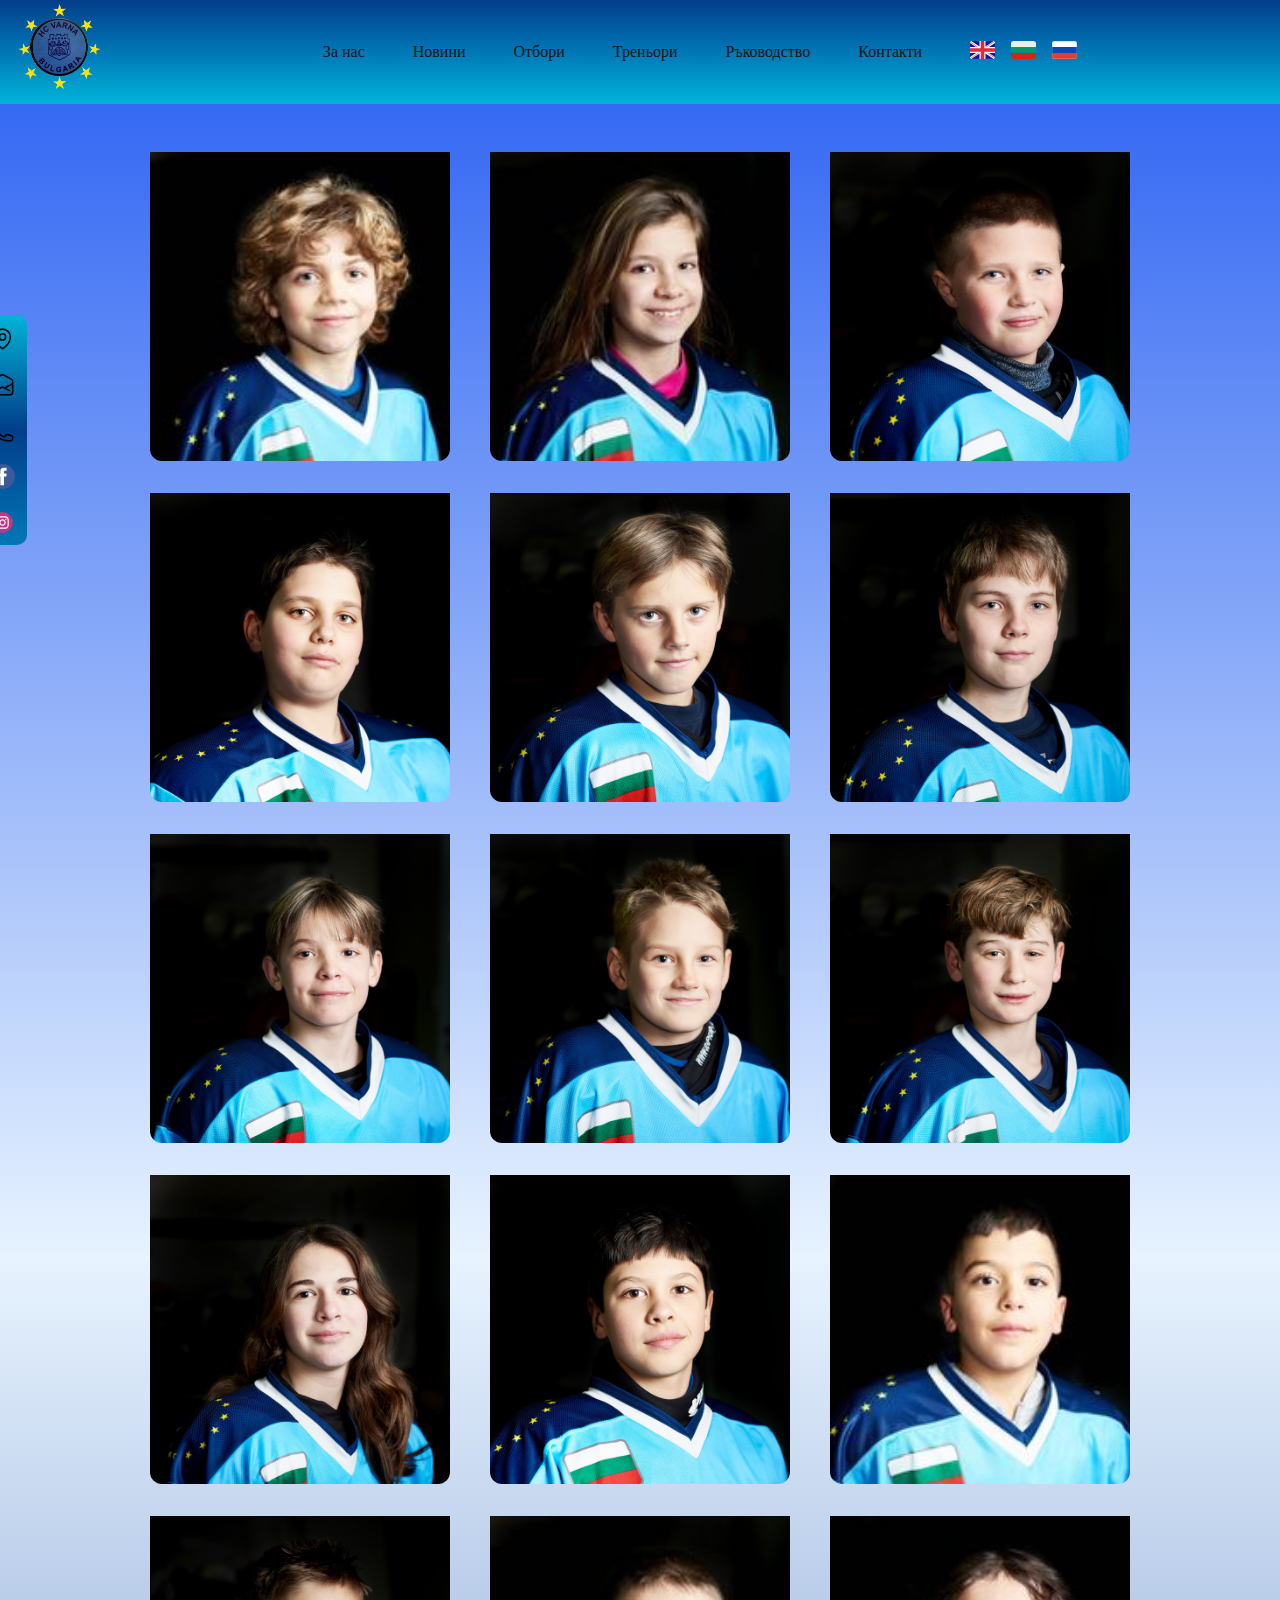
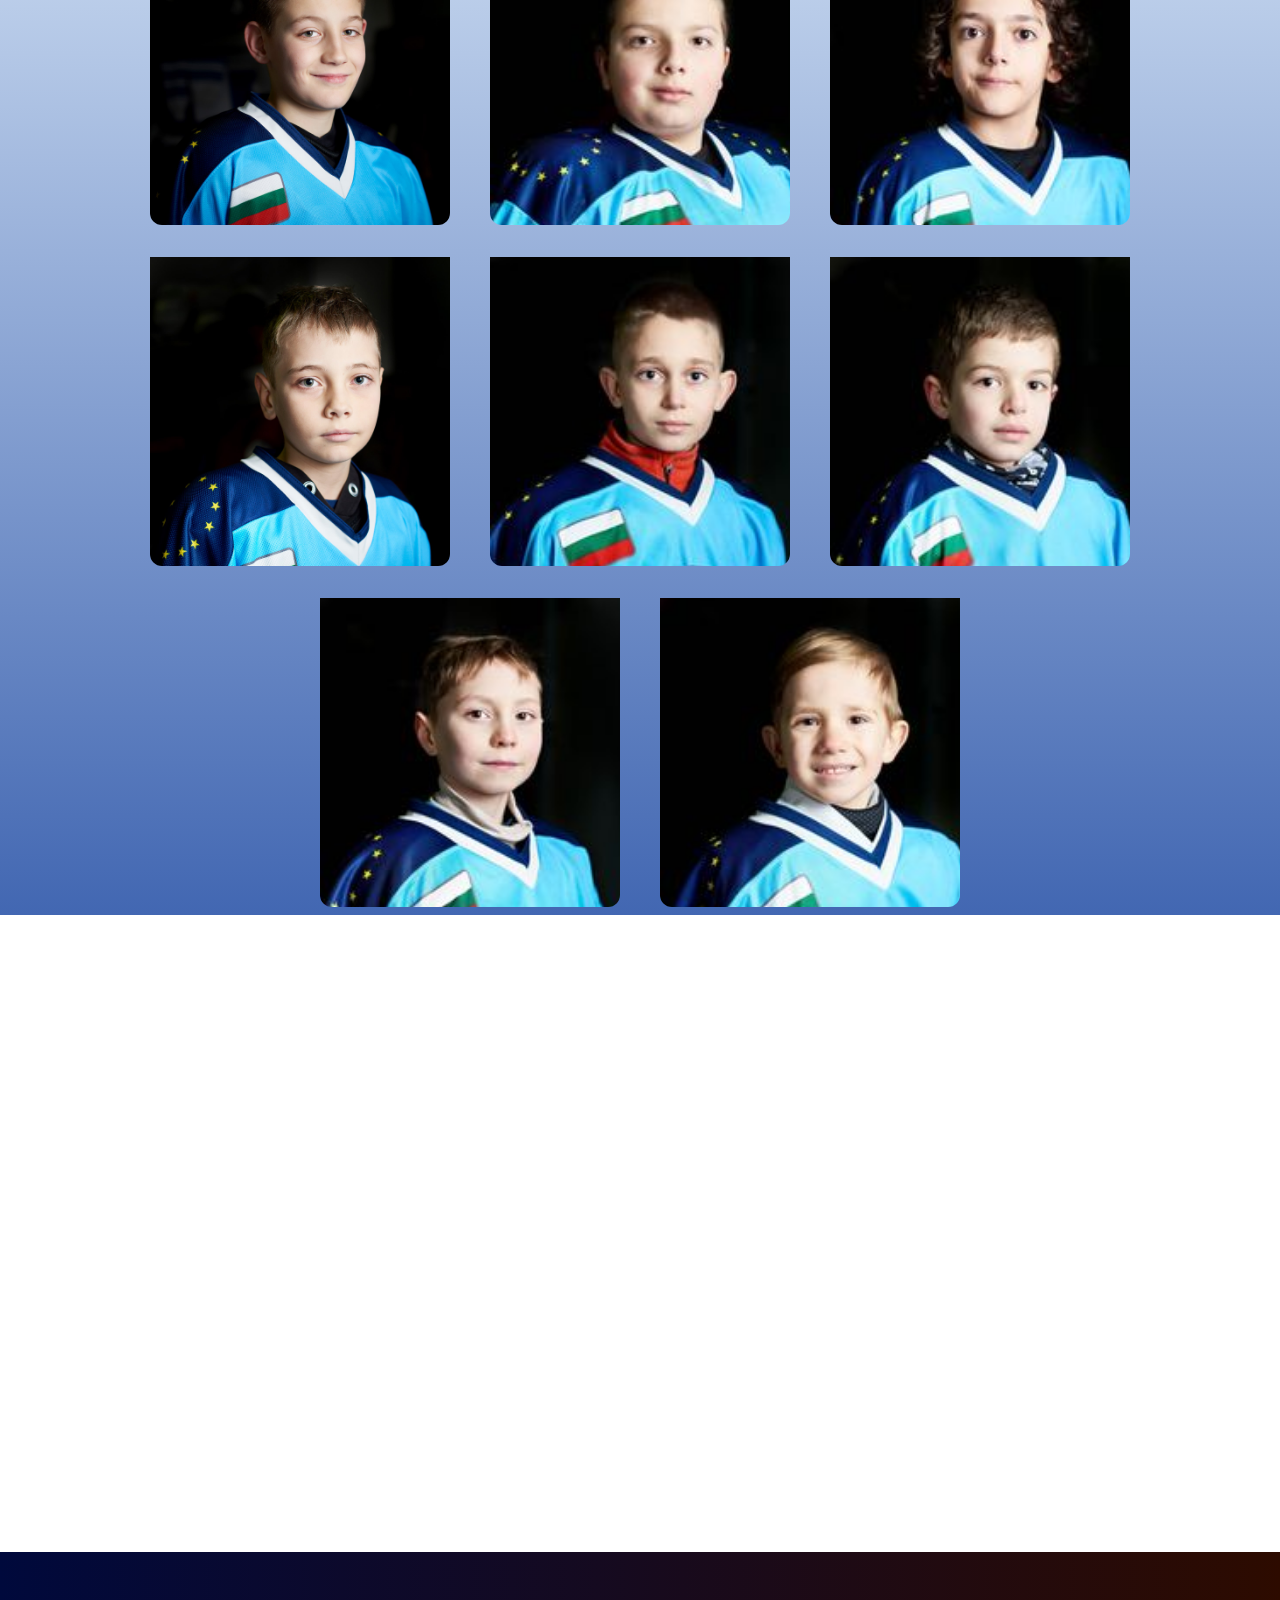
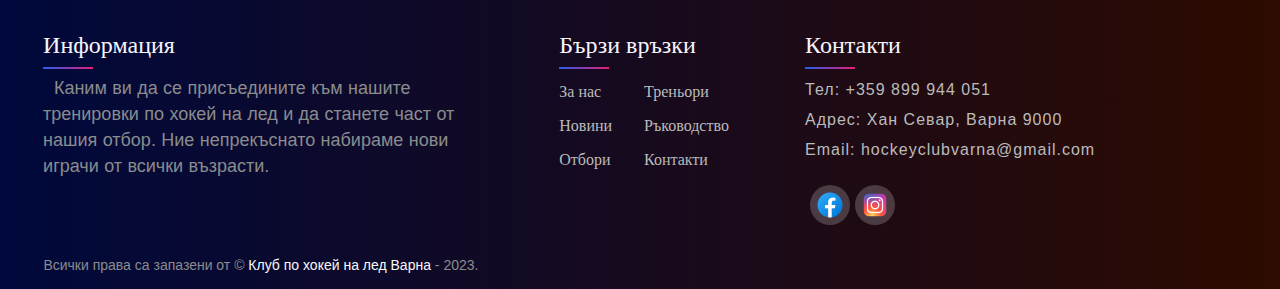
<file: HTML/children's-bg.html>
<!DOCTYPE html>
<html lang="en">

<head>
    <meta charset="UTF-8">
    <meta http-equiv="X-UA-Compatible" content="IE=edge">
    <meta name="author" content="HC-Varna">
    <meta name="viewport" content="width=device-width, initial-scale=1.0">
    <meta name="author" content="HC-Varna">
    <meta name="keywords" content="дисциплина, приятелство, отбор, израстване, общност, учене, качество, мотивация">
    <meta name="description" content="Мисията на нашия клуб е да допринесе важни житейски умения на децата,
             като: дисциплина, работа в екип и подготовка на играчите за успех на и извън леда.">
    <title>Хокеен Клуб Варна</title>
    <link rel="website icon" type="png" href="/logo.png" alt="logo" aria-hidden="true">
    <link rel="stylesheet" href="/CSS/website.css">
    <link rel="stylesheet" href="/CSS/children-gallery-css.css">
    <link rel="stylesheet" href="/CSS/media-query.css">
    <link rel="stylesheet" href="/CSS/indes-rus.css">
    <link rel="stylesheet" href="/CSS/side-socials.css">
    <link rel="stylesheet" href="https://unpkg.com/aos@2.3.1/dist/aos.css" rel="stylesheet">
    <link rel="stylesheet" href="https://unpkg.com/boxicons@latest/css/boxicons.min.css">
    <link rel="stylesheet" href="https://cdnjs.cloudflare.com/ajax/libs/animate.css/4.1.1/animate.min.css">
    <script src="https://unpkg.com/aos@2.3.1/dist/aos.js"></script>
</head>

<body class="animate__animated animate__fadeIn">
    <header>
        <div class="logo">
            <img src="/images/logo.png" alt="club-logo" aria-hidden="true">
        </div>
        <div class="header-nav">
            <nav class="nav-menu" id="nav-menu">
                <ul class="ul-content active">
                    <li><a href="./index-bg.html" rel="noreferrer">За нас</a></li>
                    <li><a href="./index-bg.html" rel="noreferrer">Новини</a></li>
                    <li><a href="./index-bg.html" rel="noreferrer">Отбори</a></li>
                    <li><a href="./index-bg.html" rel="noreferrer">Треньори</a></li>
                    <li><a href="./index-bg.html" rel="noreferrer">Ръководство</a></li>
                    <li><a href="./index-bg.html" rel="noreferrer">Контакти</a></li>
                    <div class="dropdown">
                        <a href="../index.html"><img src="/images/flag-great-brit.svg" alt="english-language"
                                class="dropdown-visible"></a>
                        <a href="/HTML/index-bg.html"><img src="/images/flag-bulgarian.svg" alt="bulgarian-language"
                                class="dropdown-visible"></a>
                        <a href="/HTML/index-rus.html"><img src="/images/flag-russian.svg" alt="russian-language"
                                class="dropdown-visible"></a>
                    </div>
                </ul>
            </nav>
        </div>

        <button type="button" class="hamburger">
            <div class="bar"></div>
        </button>
    </header>

    <div class="fixed-scroll" onclick="topFunction()" id="scrollUp">
        <button type="button" class="scroll-btn">
            <img src="../images/arrow-up-svgrepo-com.svg" alt="arrow-up">
        </button>
    </div>

    <nav class="mobile-nav is-hidden is-active">
        <a href="./index-bg.html" rel="noreferrer">За нас</a>
        <a href="./index-bg.html" rel="noreferrer">Новини</a>
        <a href="./index-bg.html" rel="noreferrer">Отбори</a>
        <a href="./index-bg.html" rel="noreferrer">Треньори</a>
        <a href="./index-bg.html" rel="noreferrer">Ръководство</a>
        <a href="./index-bg.html" rel="noreferrer">Контакти</a>
        <div class="dropdown mobile">
            <a href="../index.html"><img src="/images/flag-great-brit.svg" alt="flag-gb" class="dropdown-visible"></a>
            <a href="#"><img src="/images/flag-bulgarian.svg" alt="flag-bulgaria" class="dropdown-visible"></a>
            <a href="/HTML/index-rus.html"><img src="/images/flag-russian.svg" alt="flag-russia"
                    class="dropdown-visible"></a>
        </div>
    </nav>

    <aside class="side-socials">
        <span><a href="https://www.google.bg/maps/place/Hockey+Club+Varna/@43.2299914,27.8804861,17z/data=!3m1!4b1!4m6!3m5!1s0x40a4551039560e4b:0xfa7decee5c986ee4!8m2!3d43.2299914!4d27.8826748!16s%2Fg%2F11kb21s__r"
                target="_blank" rel="noreferrer">Карта</a>
            <svg xmlns="http://www.w3.org/2000/svg" fill="none" viewBox="0 0 24 24" stroke-width="1.5"
                stroke="currentColor" class="w-6 h-6">
                <path stroke-linecap="round" stroke-linejoin="round" d="M15 10.5a3 3 0 11-6 0 3 3 0 016 0z" />
                <path stroke-linecap="round" stroke-linejoin="round"
                    d="M19.5 10.5c0 7.142-7.5 11.25-7.5 11.25S4.5 17.642 4.5 10.5a7.5 7.5 0 1115 0z" />
            </svg>
        </span>
        <span><a href="mailto:hockeyclubvarna@gmail.com" target="_blank" rel="noreferrer">Email</a>
            <svg xmlns="http://www.w3.org/2000/svg" fill="none" viewBox="0 0 24 24" stroke-width="1.5"
                stroke="currentColor" class="w-6 h-6">
                <path stroke-linecap="round" stroke-linejoin="round"
                    d="M21.75 9v.906a2.25 2.25 0 01-1.183 1.981l-6.478 3.488M2.25 9v.906a2.25 2.25 0 001.183 1.981l6.478 3.488m8.839 2.51l-4.66-2.51m0 0l-1.023-.55a2.25 2.25 0 00-2.134 0l-1.022.55m0 0l-4.661 2.51m16.5 1.615a2.25 2.25 0 01-2.25 2.25h-15a2.25 2.25 0 01-2.25-2.25V8.844a2.25 2.25 0 011.183-1.98l7.5-4.04a2.25 2.25 0 012.134 0l7.5 4.04a2.25 2.25 0 011.183 1.98V19.5z" />
            </svg>
        </span>
        <span><a href="tel:+ 359 888 923 187" target="_blank" rel="noreferrer">Телефон</a>
            <svg xmlns="http://www.w3.org/2000/svg" fill="none" viewBox="0 0 24 24" stroke-width="1.5"
                stroke="currentColor" class="w-6 h-6">
                <path stroke-linecap="round" stroke-linejoin="round"
                    d="M2.25 6.75c0 8.284 6.716 15 15 15h2.25a2.25 2.25 0 002.25-2.25v-1.372c0-.516-.351-.966-.852-1.091l-4.423-1.106c-.44-.11-.902.055-1.173.417l-.97 1.293c-.282.376-.769.542-1.21.38a12.035 12.035 0 01-7.143-7.143c-.162-.441.004-.928.38-1.21l1.293-.97c.363-.271.527-.734.417-1.173L6.963 3.102a1.125 1.125 0 00-1.091-.852H4.5A2.25 2.25 0 002.25 4.5v2.25z" />
            </svg>
        </span>
        <span>
            <a href="https://www.facebook.com/profile.php?id=100076521302765" target="_blank"
                rel="noreferrer">Facebook</a>
            <img src="/images/facebook-svg.svg" alt="facebook-link">
        </span>
        <span>
            <a href="https://www.instagram.com/icehockeyclubvarna/" target="_blank" rel="noreferrer">Instagram</a>
            <img src="/images/instagram-svg.svg" alt="instagram-link">
        </span>
    </aside>

    <main>
        <section class="gallery-container">
            <aside class="gallery-container-content">
                <article class="forwards-container">
                    <div class="iteam-card container-card">
                        <img src="/images/childrens-images/aleksay-min.jpg" class="card__img" alt="Aleksey">
                        <div class="card-content">
                            <h2>Алексей Георгиев</h2>
                        </div>
                    </div>
                    <div class="iteam-card container-card">
                        <img src="/images/childrens-images/andrea-min.jpg" class="card__img" alt="Andreana">
                        <div class="card-content">
                            <h2>Андреана Димитрова</h2>
                        </div>
                    </div>
                    <div class="iteam-card container-card">
                        <img src="/images/childrens-images/artyom-min.jpg" class="card__img" alt="Artemyi">
                        <div class="card-content">
                            <h2>Артеми Медведев</h2>
                        </div>
                    </div>
                    <div class="iteam-card container-card">
                        <img src="/images/childrens-images/boris-georgiev-min.jpg" class="card__img"
                            alt="Boris Georgiev">
                        <div class="card-content">
                            <h2>Боян Георгиев</h2>
                        </div>
                    </div>
                    <div class="iteam-card container-card">
                        <img src="/images/childrens-images/boris-min.jpg" class="card__img" alt="Boris Mitov">
                        <div class="card-content">
                            <h2>Борис Митов</h2>
                        </div>
                    </div>
                    <div class="iteam-card container-card">
                        <img src="/images/childrens-images/child-gleb-min.jpg" class="card__img" alt="Gleb">
                        <div class="card-content">
                            <h2>Глеб Старовойтов</h2>
                        </div>
                    </div>
                    <div class="iteam-card container-card">
                        <img src="/images/childrens-images/deniz-min.jpg" class="card__img" alt="Denis">
                        <div class="card-content">
                            <h2>Денис Демакин</h2>
                        </div>
                    </div>
                    <div class="iteam-card container-card">
                        <img src="/images/childrens-images/demid-min.jpg" class="card__img" alt="Demid">
                        <div class="card-content">
                            <h2>Демид Чикакнчи</h2>
                        </div>
                    </div>
                    <div class="iteam-card container-card">
                        <img src="/images/childrens-images/denis-min.jpg" class="card__img" alt="Denis">
                        <div class="card-content">
                            <h2>Даниел Мадалиев</h2>
                        </div>
                    </div>
                    <div class="iteam-card container-card">
                        <img src="/images/childrens-images/djulia-min.jpg" class="card__img" alt="Djulia">
                        <div class="card-content">
                            <h2>Джулия Гигова</h2>
                        </div>
                    </div>
                    <div class="iteam-card container-card">
                        <img src="/images/childrens-images/georgy-min.jpg" class="card__img" alt="Georgy">
                        <div class="card-content">
                            <h2>Георги Богданов</h2>
                        </div>
                    </div>
                    <div class="iteam-card container-card">
                        <img src="/images/childrens-images/georgi-min.jpg" class="card__img" alt="Maksim">
                        <div class="card-content">
                            <h2>Максим Георгиев</h2>
                        </div>
                    </div>
                    <div class="iteam-card container-card">
                        <img src="/images/childrens-images/kristiqn-min.jpg" class="card__img" alt="ernest-defenceman">
                        <div class="card-content">
                            <h2>Кристиян Димитров</h2>
                        </div>
                    </div>
                    <div class="iteam-card container-card">
                        <img src="/images/childrens-images/older-kaloyan-min.jpg" class="card__img"
                            alt="Kaloyan Peychev">
                        <div class="card-content">
                            <h2>Калоян Пейчев</h2>
                        </div>
                    </div>
                    <div class="iteam-card container-card">
                        <img src="/images/childrens-images/younger-kaloyan-min.jpg" class="card__img"
                            alt="Kaloyan Parashkevov">
                        <div class="card-content">
                            <h2>Калоян Парашкевов</h2>
                        </div>
                    </div>
                    <div class="iteam-card container-card">
                        <img src="/images/childrens-images/oleg-min.jpg" class="card__img" alt="Oleg">
                        <div class="card-content">
                            <h2>Олег Скуратов</h2>
                        </div>
                    </div>
                    <div class="iteam-card container-card">
                        <img src="/images/childrens-images/presiyan-min.jpg" class="card__img" alt="Preslav">
                        <div class="card-content">
                            <h2>Преслав Иванов</h2>
                        </div>
                    </div>
                    <div class="iteam-card container-card">
                        <img src="/images/childrens-images/radoslav-min.jpg" class="card__img" alt="Radostin">
                        <div class="card-content">
                            <h2>Радостин Петров</h2>
                        </div>
                    </div>
                    <div class="iteam-card container-card">
                        <img src="/images/childrens-images/unk1.jpg" class="card__img" alt="Aleksandar">
                        <div class="card-content">
                            <h2>Александър Панфилов</h2>
                        </div>
                    </div>
                    <div class="iteam-card container-card">
                        <img src="/images/childrens-images/unk3-min.jpg" class="card__img" alt="Viktor">
                        <div class="card-content">
                            <h2>Виктор Недев</h2>
                        </div>
                    </div>
                </article>
                </article>
        </section>
        <section class="sponsor" data-aos="zoom-in" data-aos-duration="1000">
            <div class="sponsors-container">
                <h1 data-aos="fade-right" data-aos-duration="2000">Искате ли да станете</h1>
                <h2 data-aos="fade-right" data-aos-duration="2000"><strong>спонсор</strong> & <b>съдружник</b></h2>
                <h4 data-aos="fade-right" data-aos-duration="1750">Email: <a data-aos="fade-up-right"
                        data-aos-duration="800" href="mailto:hockeyclubvarna@gmail.com" target="_blank"
                        rel="noopener noreferrer"> hockeyclubvarna@gmail.com</a></h4>
                <h4 data-aos="fade-right" data-aos-duration="1750">Телефон: <a data-aos="fade-up-right"
                        data-aos-duration="800" href="tel:+359 899 944 051"> +359 899 944 051</a></h4>
            </div>
            <img class="sponsor-logo" data-aos="fade-left" data-aos-duration="800" src="/images/logo.png"
                aria-hidden="true" alt="club-logo">
        </section>
        <section class="sponsor" data-aos="zoom-in" data-aos-duration="1000">
            <div class="sponsors-container">
                <h1 data-aos="fade-right" data-aos-duration="2000">Искате ли да станете</h1>
                <h2 data-aos="fade-right" data-aos-duration="2000"><strong>спонсор</strong> & <b>съдружник</b></h2>
                <h4 data-aos="fade-right" data-aos-duration="1750">Email: <a data-aos="fade-up-right"
                        data-aos-duration="800" href="mailto:hockeyclubvarna@gmail.com" target="_blank"
                        rel="noopener noreferrer"> hockeyclubvarna@gmail.com</a></h4>
                <h4 data-aos="fade-right" data-aos-duration="1750">Телефон: <a data-aos="fade-up-right"
                        data-aos-duration="800" href="tel:+359 899 944 051"> +359 899 944 051</a></h4>
            </div>
            <img class="sponsor-logo" data-aos="fade-left" data-aos-duration="800" src="/images/logo.png"
                aria-hidden="true" alt="club-logo">
        </section>
    </main>

    <footer class="footer">
        <section class="footer-widget">
            <article class="footer-container">
                <div class="fot-col">
                    <h4 class="fot-first">Информация</h4>
                    <p> &nbsp; Каним ви да се присъедините към нашите тренировки по хокей на лед и
                        да станете част от нашия отбор. Ние непрекъснато набираме нови играчи от всички възрасти. </p>
                </div>
                <div class="fot-col">
                    <h4 class="fot-col-title">Бързи връзки</h4>
                    <div class="short-links">
                        <ul>
                            <li><a href="./index-bg.html">За нас</a></li>
                            <li><a href="./index-bg.html">Новини</a></li>
                            <li><a href="./index-bg.html">Отбори</a></li>
                        </ul>
                        <ol>
                            <li><a href="./index-bg.html">Треньори</a></li>
                            <li><a href="./index-bg.html">Ръководство</a></li>
                            <li><a href="./index-bg.html">Контакти</a></li>
                        </ol>
                    </div>
                </div>
                <div class="fot-col">
                    <h4>Контакти</h4>
                    <span class="contact-aside">
                        <p>Тел:<a href="tel:++359 888 923 187" rel="noreferrer"> +359 899 944 051</a></p>
                        <p>Адрес: Хан Севар, Варна 9000</p>
                        <p>Email:<a href="mailto:hockeyclubvarna@gmail.com" rel="noreferrer">
                            </a> hockeyclubvarna@gmail.com</a>
                        </p>
                    </span>
                    <span class="social-aside-icons">
                        <a href="https://www.facebook.com/profile.php?id=100076521302765" target="_blank"
                            rel="noreferrer">
                            <img src="/images/icon-facebook.png" alt="facebook"></a>
                        <a href="https://www.instagram.com/icehockeyclubvarna/" target="_blank" rel="noreferrer">
                            <img src="/images/icon-instagram.png" alt="instagram"></a>
                    </span>
                </div>
            </article>
            <div class="copyright">
                <p>Всички права са запазени от &copy;<strong> Клуб по хокей на лед Варна</strong> - 2023.</p>
            </div>
        </section>
    </footer>

    <script>AOS.init();</script>
    <script src="/JS/btnScrollUp.js"></script>
    <script src="/JS/navbar-min.js"></script>
</body>

</html>
</file>
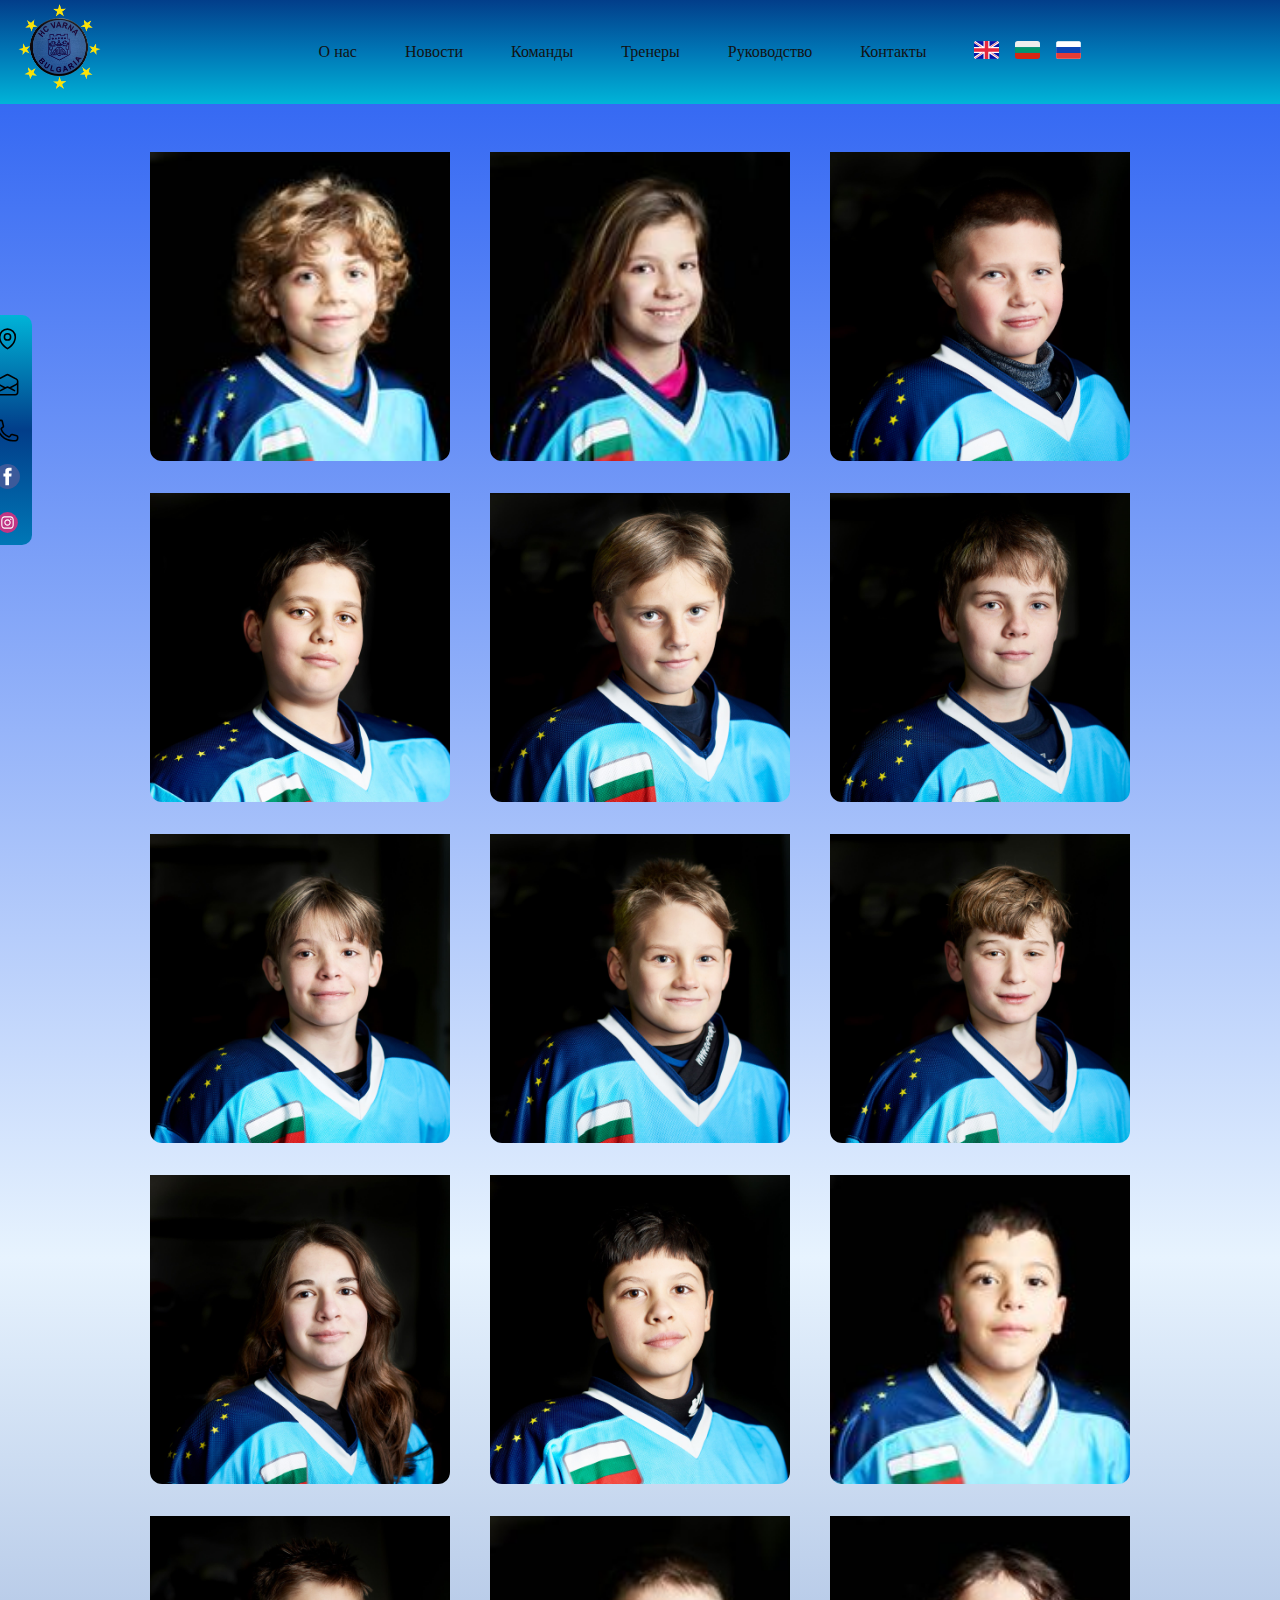
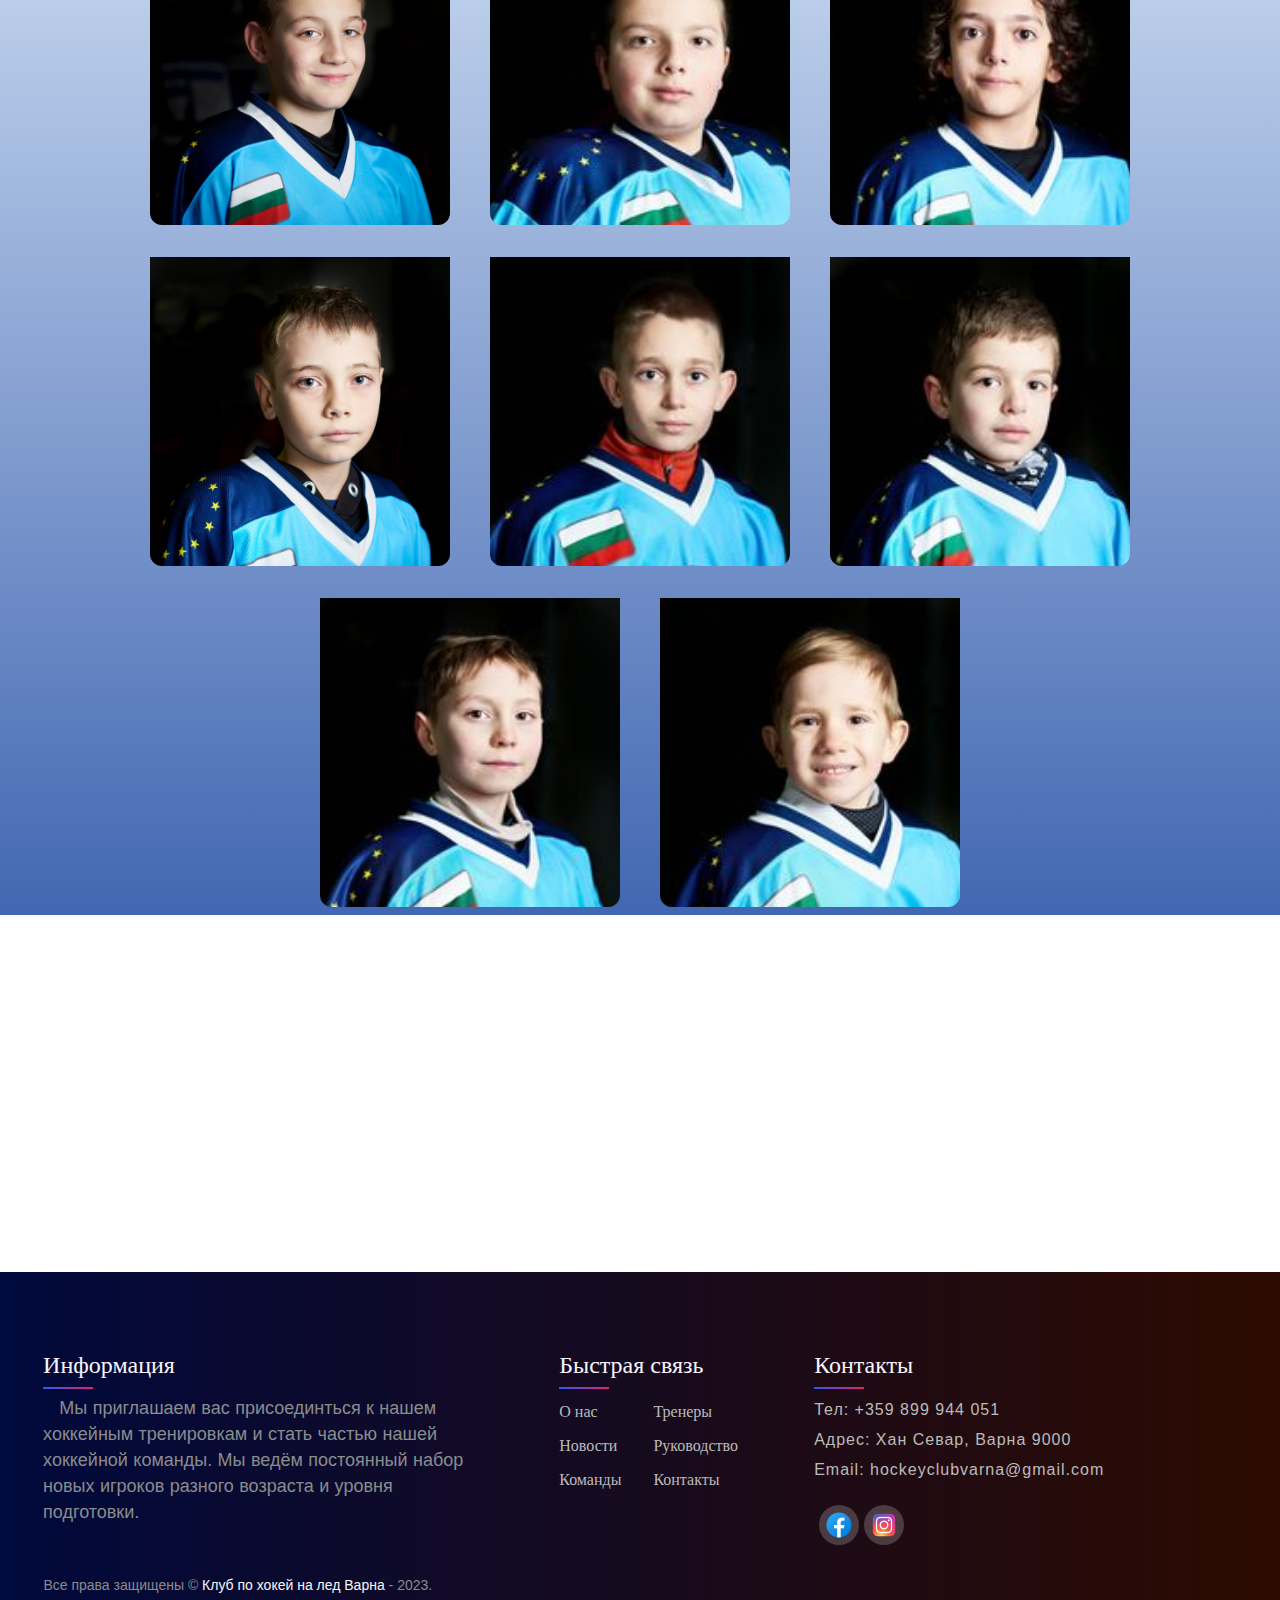
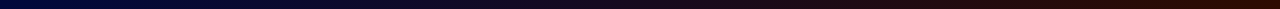
<file: HTML/children's-rus.html>
<!DOCTYPE html>
<html lang="en">

<head>
    <meta charset="UTF-8">
    <meta http-equiv="X-UA-Compatible" content="IE=edge">
    <meta name="viewport" content="width=device-width, initial-scale=1.0">
    <meta name="author" content="HC-Varna">
    <meta name="keywords" content="discipline, friendship, teamwork, growth, community, learn, quality, motivation">
    <meta name="description" content="The purpose of Hockey Club Varna, is through their rigorous training programs, 
            the club instills an important life skills, such as discipline, 
            teamwork and preparing players for success on and off the ice.">
    <title> Хоккейный Клуб Варна </title>
    <link rel="stylesheet" href="/CSS/website.css">
    <link rel="stylesheet" href="/CSS/media-query.css">
    <link rel="stylesheet" href="/CSS/indes-rus.css">
    <link rel="stylesheet" href="/CSS/side-socials.css">
    <link rel="stylesheet" href="/CSS/children-gallery-css.css">
    <link rel="stylesheet" href="https://unpkg.com/aos@2.3.1/dist/aos.css" rel="stylesheet">
    <link rel="website icon" type="png" href="/logo.png" alt="logo" aria-hidden="true">
    <link rel="stylesheet" href="https://cdnjs.cloudflare.com/ajax/libs/animate.css/4.1.1/animate.min.css">
    <script src="https://unpkg.com/aos@2.3.1/dist/aos.js"></script>
</head>

<body class="animate__animated animate__fadeIn">
    <header>
        <div class="logo">
            <img src="/images/logo.png" alt="club-logo" aria-hidden="true">
        </div>
        <div class="header-nav">
            <div class="bx bx-menu active" id="menu-icon"></div>
            <nav class="nav-menu" id="nav-menu">
                <ul class="ul-content active">
                    <li><a href="./index-rus.html" rel="noreferrer">О нас</a></li>
                    <li><a href="./index-rus.html" rel="noreferrer">Новости</a></li>
                    <li><a href="./index-rus.html" rel="noreferrer">Команды</a></li>
                    <li><a href="./index-rus.html" rel="noreferrer">Тренеры</a></li>
                    <li><a href="./index-rus.html" rel="noreferrer">Руководство</a></li>
                    <li><a href="./index-rus.html" rel="noreferrer">Контакты</a></li>
                    <div class="dropdown">
                        <a href="../index.html"><img src="/images/flag-great-brit.svg" alt="english-language"
                                class="dropdown-visible"></a>
                        <a href="/HTML/index-bg.html"><img src="/images/flag-bulgarian.svg" alt="bulgarian-language"
                                class="dropdown-visible"></a>
                        <a href="index-rus.html"><img src="/images/flag-russian.svg" alt="russian-language"
                                class="dropdown-visible"></a>
                    </div>
                </ul>
            </nav>
        </div>

        <button type="button" class="hamburger">
            <div class="bar"></div>
        </button>
    </header>

    <div class="fixed-scroll" onclick="topFunction()" id="scrollUp">
        <button type="button" class="scroll-btn">
            <img src="../images/arrow-up-svgrepo-com.svg" alt="arrow-up">
        </button>
    </div>

    <nav class="mobile-nav is-hidden is-active">
        <a href="./index-rus.html" rel="noreferrer">О нас</a>
        <a href="./index-rus.html" rel="noreferrer">Новости</a>
        <a href="./index-rus.html" rel="noreferrer">Команды</a>
        <a href="./index-rus.html" rel="noreferrer">Тренеры</a>
        <a href="./index-rus.html" rel="noreferrer">Руководство</a>
        <a href="./index-rus.html" rel="noreferrer">Контакты</a>
        <div class="dropdown mobile">
            <a href="/index.html"><img src="/images/flag-great-brit.svg" alt="flag-gb" class="dropdown-visible"></a>
            <a href="/HTML/index-bg.html"><img src="/images/flag-bulgarian.svg" alt="flag-bulgaria"
                    class="dropdown-visible"></a>
            <a href="#"><img src="/images/flag-russian.svg" alt="flag-russia" class="dropdown-visible"></a>
        </div>
    </nav>

    <aside class="side-socials">
        <span><a href="https://www.google.bg/maps/place/Hockey+Club+Varna/@43.2299914,27.8804861,17z/data=!3m1!4b1!4m6!3m5!1s0x40a4551039560e4b:0xfa7decee5c986ee4!8m2!3d43.2299914!4d27.8826748!16s%2Fg%2F11kb21s__r"
                target="_blank" rel="noreferrer">Карта</a>
            <svg xmlns="http://www.w3.org/2000/svg" fill="none" viewBox="0 0 24 24" stroke-width="1.5"
                stroke="currentColor" class="w-6 h-6">
                <path stroke-linecap="round" stroke-linejoin="round" d="M15 10.5a3 3 0 11-6 0 3 3 0 016 0z" />
                <path stroke-linecap="round" stroke-linejoin="round"
                    d="M19.5 10.5c0 7.142-7.5 11.25-7.5 11.25S4.5 17.642 4.5 10.5a7.5 7.5 0 1115 0z" />
            </svg>
        </span>
        <span><a href="mailto:hockeyclubvarna@gmail.com" target="_blank" rel="noreferrer">Email</a>
            <svg xmlns="http://www.w3.org/2000/svg" fill="none" viewBox="0 0 24 24" stroke-width="1.5"
                stroke="currentColor" class="w-6 h-6">
                <path stroke-linecap="round" stroke-linejoin="round"
                    d="M21.75 9v.906a2.25 2.25 0 01-1.183 1.981l-6.478 3.488M2.25 9v.906a2.25 2.25 0 001.183 1.981l6.478 3.488m8.839 2.51l-4.66-2.51m0 0l-1.023-.55a2.25 2.25 0 00-2.134 0l-1.022.55m0 0l-4.661 2.51m16.5 1.615a2.25 2.25 0 01-2.25 2.25h-15a2.25 2.25 0 01-2.25-2.25V8.844a2.25 2.25 0 011.183-1.98l7.5-4.04a2.25 2.25 0 012.134 0l7.5 4.04a2.25 2.25 0 011.183 1.98V19.5z" />
            </svg>
        </span>
        <span><a href="tel:+ 359 888 923 187" target="_blank" rel="noreferrer">Телефон</a>
            <svg xmlns="http://www.w3.org/2000/svg" fill="none" viewBox="0 0 24 24" stroke-width="1.5"
                stroke="currentColor" class="w-6 h-6">
                <path stroke-linecap="round" stroke-linejoin="round"
                    d="M2.25 6.75c0 8.284 6.716 15 15 15h2.25a2.25 2.25 0 002.25-2.25v-1.372c0-.516-.351-.966-.852-1.091l-4.423-1.106c-.44-.11-.902.055-1.173.417l-.97 1.293c-.282.376-.769.542-1.21.38a12.035 12.035 0 01-7.143-7.143c-.162-.441.004-.928.38-1.21l1.293-.97c.363-.271.527-.734.417-1.173L6.963 3.102a1.125 1.125 0 00-1.091-.852H4.5A2.25 2.25 0 002.25 4.5v2.25z" />
            </svg>
        </span>
        <span>
            <a href="https://www.facebook.com/profile.php?id=100076521302765" target="_blank"
                rel="noreferrer">Facebook</a>
            <img src="/images/facebook-svg.svg" alt="facebook-link">
        </span>
        <span>
            <a href="https://www.instagram.com/icehockeyclubvarna/" target="_blank" rel="noreferrer">Instagram</a>
            <img src="/images/instagram-svg.svg" alt="instagram-link">
        </span>
    </aside>

    <main>
        <section class="gallery-container">
            <aside class="gallery-container-content">
                <article class="forwards-container">
                    <div class="iteam-card container-card">
                        <img src="/images/childrens-images/aleksay-min.jpg" class="card__img" alt="Aleksey">
                        <div class="card-content">
                            <h2>Алексей Георгиев</h2>
                        </div>
                    </div>
                    <div class="iteam-card container-card">
                        <img src="/images/childrens-images/andrea-min.jpg" class="card__img" alt="Andreana">
                        <div class="card-content">
                            <h2>Андреана Димитрова</h2>
                        </div>
                    </div>
                    <div class="iteam-card container-card">
                        <img src="/images/childrens-images/artyom-min.jpg" class="card__img" alt="Artemyi">
                        <div class="card-content">
                            <h2>Артемий Медведев</h2>
                        </div>
                    </div>
                    <div class="iteam-card container-card">
                        <img src="/images/childrens-images/boris-georgiev-min.jpg" class="card__img"
                            alt="Boris Georgiev">
                        <div class="card-content">
                            <h2>Боян Георгиев</h2>
                        </div>
                    </div>
                    <div class="iteam-card container-card">
                        <img src="/images/childrens-images/boris-min.jpg" class="card__img" alt="Boris Mitov">
                        <div class="card-content">
                            <h2>Борис Митов</h2>
                        </div>
                    </div>
                    <div class="iteam-card container-card">
                        <img src="/images/childrens-images/child-gleb-min.jpg" class="card__img" alt="Gleb">
                        <div class="card-content">
                            <h2>Глеб Старовойтов</h2>
                        </div>
                    </div>
                    <div class="iteam-card container-card">
                        <img src="/images/childrens-images/deniz-min.jpg" class="card__img" alt="Denis">
                        <div class="card-content">
                            <h2>Денис Демакин</h2>
                        </div>
                    </div>
                    <div class="iteam-card container-card">
                        <img src="/images/childrens-images/demid-min.jpg" class="card__img" alt="Demid">
                        <div class="card-content">
                            <h2>Демид Чиканчи</h2>
                        </div>
                    </div>
                    <div class="iteam-card container-card">
                        <img src="/images/childrens-images/denis-min.jpg" class="card__img" alt="Denis">
                        <div class="card-content">
                            <h2>Даниел Мадалиев</h2>
                        </div>
                    </div>
                    <div class="iteam-card container-card">
                        <img src="/images/childrens-images/djulia-min.jpg" class="card__img" alt="Djulia">
                        <div class="card-content">
                            <h2>Джулия Гигова</h2>
                        </div>
                    </div>
                    <div class="iteam-card container-card">
                        <img src="/images/childrens-images/georgy-min.jpg" class="card__img" alt="Georgy">
                        <div class="card-content">
                            <h2>Георгий Богданов</h2>
                        </div>
                    </div>
                    <div class="iteam-card container-card">
                        <img src="/images/childrens-images/georgi-min.jpg" class="card__img" alt="Maksim">
                        <div class="card-content">
                            <h2>Максим Георгиев</h2>
                        </div>
                    </div>
                    <div class="iteam-card container-card">
                        <img src="/images/childrens-images/kristiqn-min.jpg" class="card__img" alt="ernest-defenceman">
                        <div class="card-content">
                            <h2>Кристиян Димитров</h2>
                        </div>
                    </div>
                    <div class="iteam-card container-card">
                        <img src="/images/childrens-images/older-kaloyan-min.jpg" class="card__img"
                            alt="Kaloyan Peychev">
                        <div class="card-content">
                            <h2>Калоян Пейчев</h2>
                        </div>
                    </div>
                    <div class="iteam-card container-card">
                        <img src="/images/childrens-images/younger-kaloyan-min.jpg" class="card__img"
                            alt="Kaloyan Parashkevov">
                        <div class="card-content">
                            <h2>Калоян Парашкевов</h2>
                        </div>
                    </div>
                    <div class="iteam-card container-card">
                        <img src="/images/childrens-images/oleg-min.jpg" class="card__img" alt="Oleg">
                        <div class="card-content">
                            <h2>Олег Скуратов</h2>
                        </div>
                    </div>
                    <div class="iteam-card container-card">
                        <img src="/images/childrens-images/presiyan-min.jpg" class="card__img" alt="Preslav">
                        <div class="card-content">
                            <h2>Преслав Иванов</h2>
                        </div>
                    </div>
                    <div class="iteam-card container-card">
                        <img src="/images/childrens-images/radoslav-min.jpg" class="card__img" alt="Radostin">
                        <div class="card-content">
                            <h2>Радостин Петров</h2>
                        </div>
                    </div>

                    <div class="iteam-card container-card">
                        <img src="/images/childrens-images/unk1.jpg" class="card__img" alt="Aleksandar">
                        <div class="card-content">
                            <h2>Александр Панфилов</h2>
                        </div>
                    </div>
                    <div class="iteam-card container-card">
                        <img src="/images/childrens-images/unk3-min.jpg" class="card__img" alt="Viktor">
                        <div class="card-content">
                            <h2>Виктор Недев</h2>
                        </div>
                    </div>
                </article>
                </article>
        </section>
        <section class="sponsor" data-aos="zoom-in" data-aos-duration="1000">
            <div class="sponsors-container">
                <h1 data-aos="fade-right" data-aos-duration="2000">Хотели бы вы встать</h1>
                <h2 data-aos="fade-right" data-aos-duration="2000">
                    <strong>спонсором</strong> или <b>партнером</b> <br /> нашего клуба?
                </h2>
                <h4 data-aos="fade-right" data-aos-duration="1750">Email: <a data-aos="fade-up-right"
                        data-aos-duration="800" href="mailto:hockeyclubvarna@gmail.com" target="_blank"
                        rel="noopener noreferrer">
                        hockeyclubvarna@gmail.com</a></h4>
                <h4 data-aos="fade-right" data-aos-duration="1750">Телефон: <a data-aos="fade-up-right"
                        data-aos-duration="800" href="tel:+359 899 944 051"> +359 899 944 051</a></h4>
            </div>
            <img class="sponsor-logo" data-aos="fade-left" data-aos-duration="800" src="/images/logo.png"
                aria-hidden="true" alt="club-logo">
        </section>
    </main>

    <footer class="footer">
        <section class="footer-widget">
            <article class="footer-container">
                <div class="fot-col">
                    <h4 class="fot-first">Информация</h4>
                    <p>
                        &nbsp;&nbsp; Мы приглашаем вас присоединться к нашем хоккейным тренировкам и стать
                        частью нашей хоккейной команды. Мы ведём постоянный набор новых игроков разного возраста
                        и уровня подготовки.
                    </p>
                </div>
                <div class="fot-col">
                    <h4 class="fot-col-title">Быстрая связь</h4>
                    <div class="short-links">
                        <ul>
                            <li><a href="./index-rus.html">О нас</a></li>
                            <li><a href="./index-rus.html">Новости</a></li>
                            <li><a href="./index-rus.html">Команды</a></li>
                        </ul>
                        <ol>
                            <li><a href="./index-rus.html">Тренеры</a></li>
                            <li><a href="./index-rus.html">Руководство</a></li>
                            <li><a href="./index-rus.html">Контакты</a></li>
                        </ol>
                    </div>
                </div>
                <div class="fot-col">
                    <h4>Контакты</h4>
                    <span class="contact-aside">
                        <p>Тел: <a href="tel:++359 888 923 187" rel="noreferrer">+359 899 944 051</a></p>
                        <p>Адрес: Хан Севар, Варна 9000</p>
                        <p>Email: <a href="mailto:hockeyclubvarna@gmail.com"
                                rel="noreferrer">hockeyclubvarna@gmail.com</a>
                        </p>
                    </span>
                    <span class="social-aside-icons">
                        <a href="https://www.facebook.com/profile.php?id=100076521302765" target="_blank"
                            rel="noreferrer">
                            <img src="/images/icon-facebook.png" alt="facebook"></a>
                        <a href="https://www.instagram.com/icehockeyclubvarna/" target="_blank" rel="noreferrer">
                            <img src="/images/icon-instagram.png" alt="instagram"></a>
                    </span>
                </div>
            </article>
            <div class="copyright">
                <p>Все права защищены &copy;<strong> Клуб по хокей на лед Варна</strong> - 2023.</p>
            </div>
        </section>
    </footer>

    <script>AOS.init();</script>
    <script src="/JS/modal-min.js"></script>
    <script src="/JS/navbar-min.js"></script>
    <script src="/JS/btnScrollUp.js"></script>
</body>

</html>
</file>
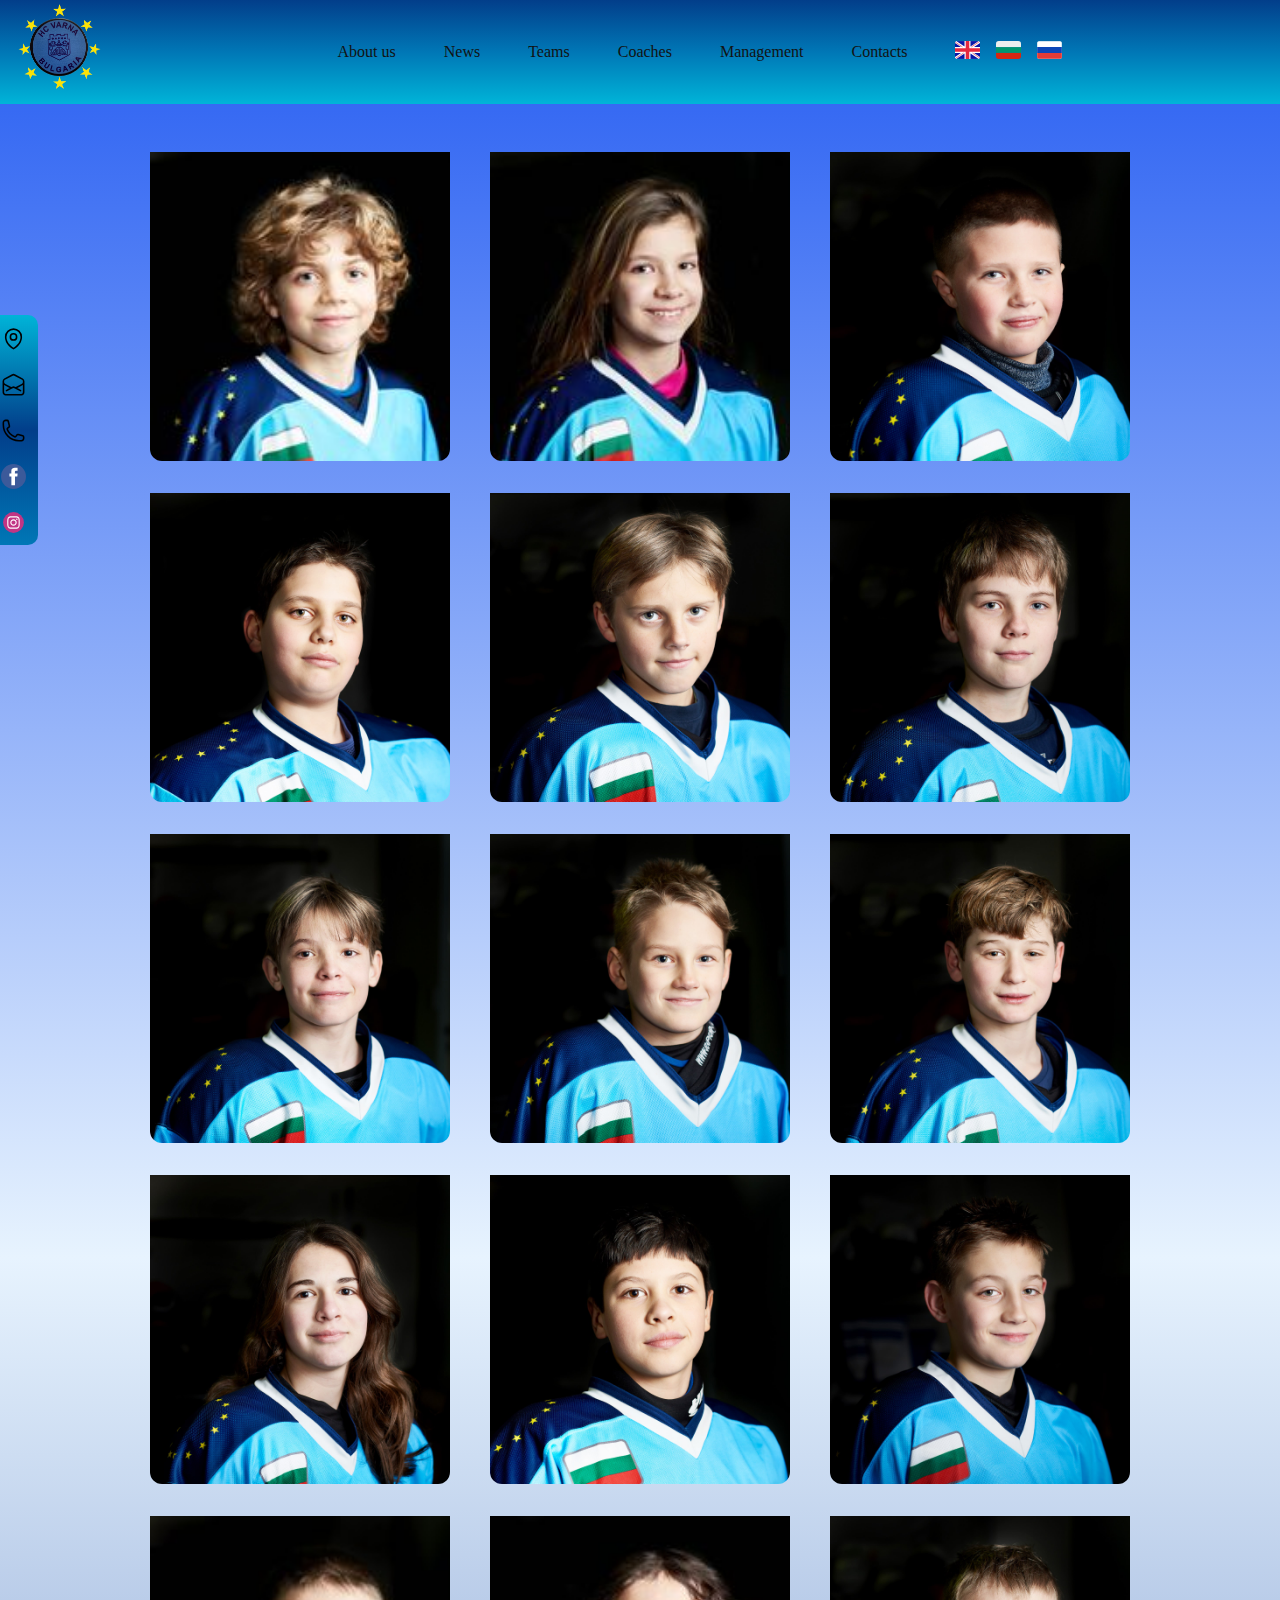
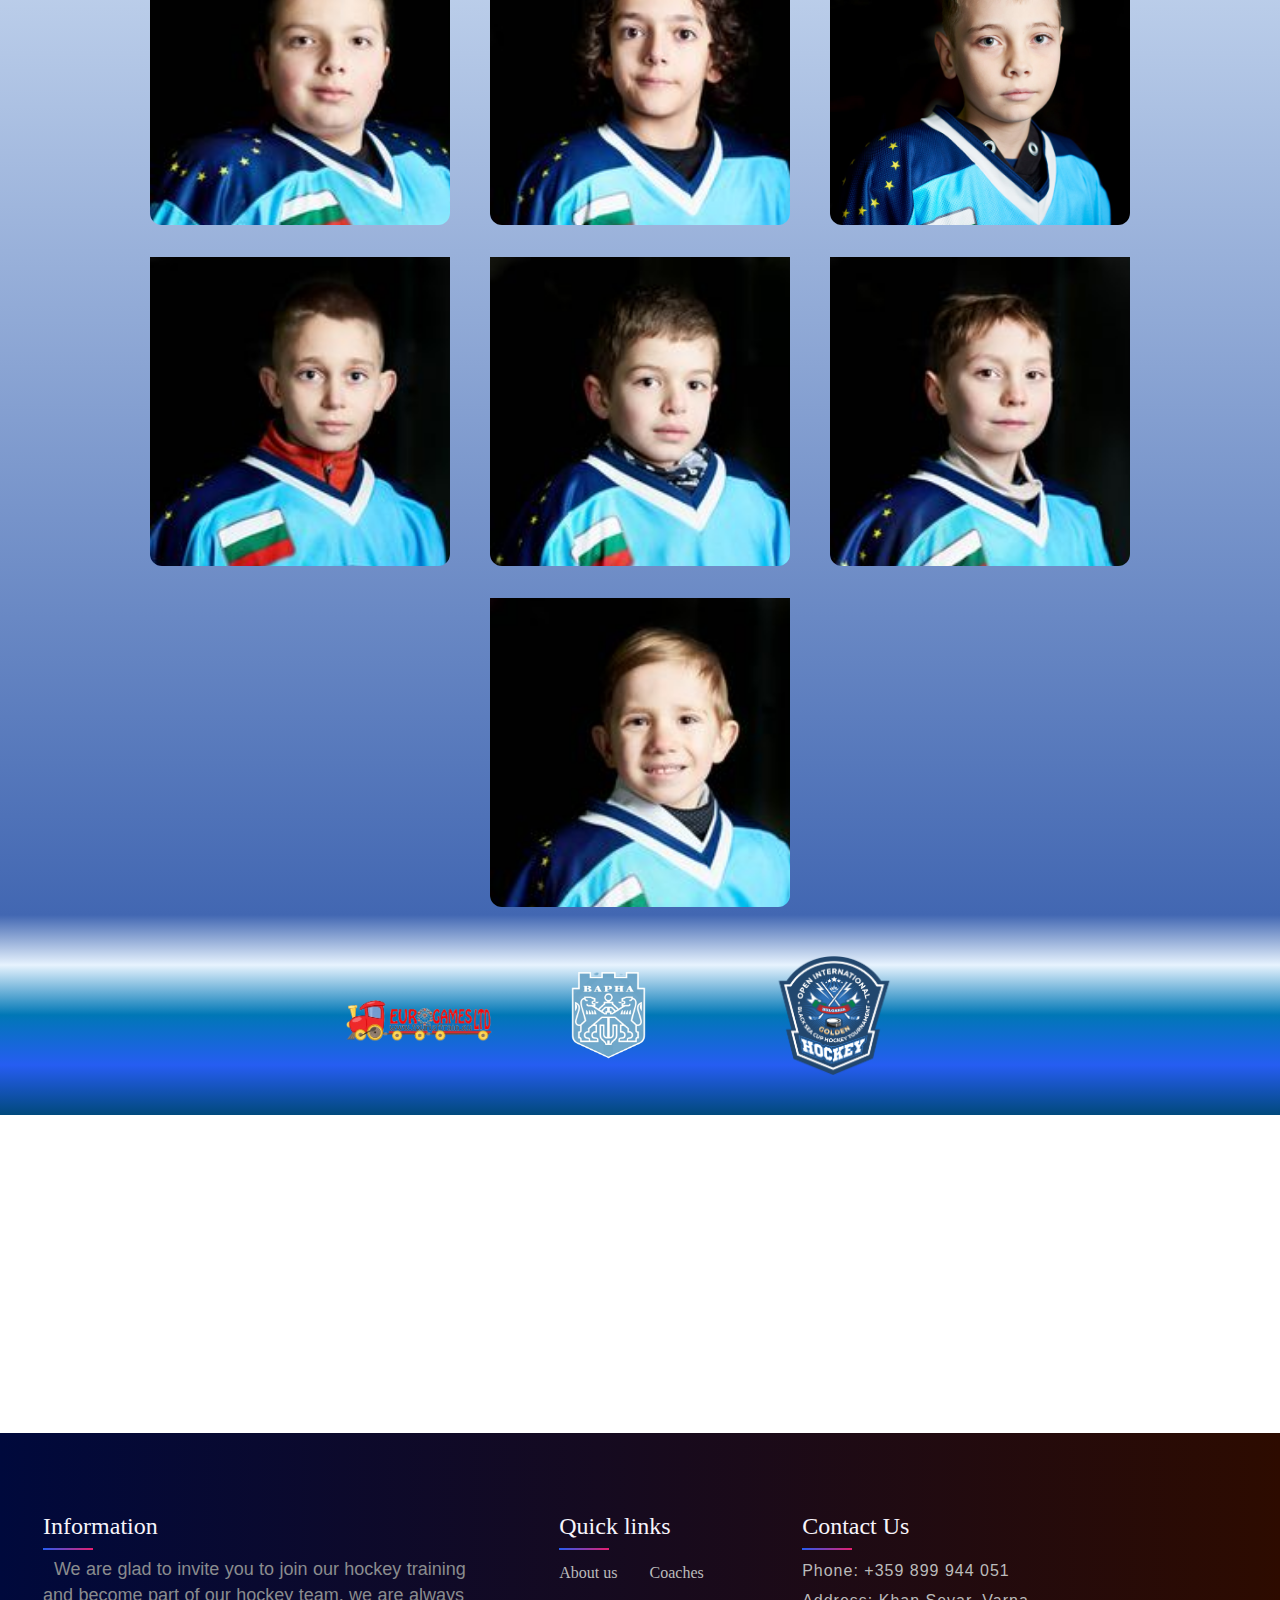
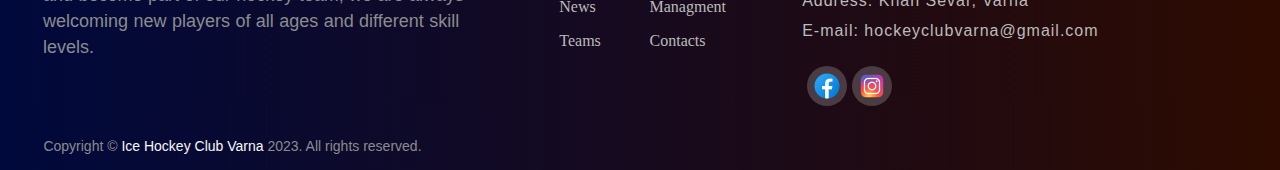
<file: HTML/children-gallery.html>
<!DOCTYPE html>
<html lang="en">

<head>
    <meta charset="UTF-8">
    <meta http-equiv="X-UA-Compatible" content="IE=edge">
    <meta name="author" content="HC-Varna">
    <meta name="viewport" content="width=device-width, initial-scale=1.0">
    <meta name="author" content="HC-Varna">
    <meta name="keywords" content="discipline, friendship, teamwork, growth, community, learn, quality, motivation">
    <meta name="description" content="The purpose of Hockey Club Varna, is through their rigorous training programs, 
                the club instills an important life skills, such as discipline, 
                teamwork and preparing players for success on and off the ice.">
    <title>Hockey Club Varna - Kids</title>
    <link rel="website icon" type="png" href="/logo.png" alt="logo" aria-hidden="true">
    <link rel="stylesheet" href="/CSS/website.css">
    <link rel="stylesheet" href="/CSS/children-gallery-css.css">
    <link rel="stylesheet" href="/CSS/media-query.css">
    <link rel="stylesheet" href="/CSS/indes-rus.css">
    <link rel="stylesheet" href="/CSS/side-socials.css">
    <link rel="stylesheet" href="https://unpkg.com/aos@2.3.1/dist/aos.css" rel="stylesheet">
    <link rel="stylesheet" href="https://unpkg.com/boxicons@latest/css/boxicons.min.css">
    <link rel="stylesheet" href="https://cdnjs.cloudflare.com/ajax/libs/animate.css/4.1.1/animate.min.css">
    <script src="https://unpkg.com/aos@2.3.1/dist/aos.js"></script>
</head>

<body class="animate__animated animate__fadeIn">
    <header>
        <div class="logo">
            <img src="/images/logo.png" alt="club-logo" aria-hidden="true">
        </div>
        <div class="header-nav">
            <nav class="nav-menu" id="nav-menu">
                <ul class="ul-content active">
                    <li><a href="../index.html" rel="noreferrer">About us</a></li>
                    <li><a href="../index.html" rel="noreferrer">News</a></li>
                    <li><a href="../index.html" rel="noreferrer">Teams</a></li>
                    <li><a href="../index.html" rel="noreferrer">Coaches</a></li>
                    <li><a href="../index.html" rel="noreferrer">Management</a></li>
                    <li><a href="../index.html" rel="noreferrer">Contacts</a></li>
                    <div class="dropdown">
                        <a href="../index.html"><img src="/images/flag-great-brit.svg" alt="english-language"
                                class="dropdown-visible"></a>
                        <a href="/HTML/index-bg.html"><img src="/images/flag-bulgarian.svg" alt="bulgarian-language"
                                class="dropdown-visible"></a>
                        <a href="/HTML/index-rus.html"><img src="/images/flag-russian.svg" alt="russian-language"
                                class="dropdown-visible"></a>
                    </div>
                </ul>
            </nav>
        </div>

        <button type="button" class="hamburger">
            <div class="bar"></div>
        </button>
    </header>

    <div class="fixed-scroll" onclick="topFunction()" id="scrollUp">
        <button type="button" class="scroll-btn">
            <img src="../images/arrow-up-svgrepo-com.svg" alt="arrow-up">
        </button>
    </div>

    <nav class="mobile-nav is-hidden is-active">
        <a href="../index.html" rel="noreferrer">About us</a>
        <a href="../index.html" rel="noreferrer">News</a>
        <a href="../index.html" rel="noreferrer">Teams</a>
        <a href="../index.html" rel="noreferrer">Coaches</a>
        <a href="../index.html" rel="noreferrer">Managment</a>
        <a href="../index.html" rel="noreferrer">Contacts</a>
        <div class="dropdown mobile">
            <a href="../index.html"><img src="/images/flag-great-brit.svg" alt="flag-gb" class="dropdown-visible"></a>
            <a href="/HTML/index-bg.html"><img src="/images/flag-bulgarian.svg" alt="flag-bulgaria"
                    class="dropdown-visible"></a>
            <a href="/HTML/index-rus.html"><img src="/images/flag-russian.svg" alt="flag-russia"
                    class="dropdown-visible"></a>
        </div>
    </nav>

    <aside class="side-socials">
        <span><a href="https://www.google.bg/maps/place/Hockey+Club+Varna/@43.2299914,27.8804861,17z/data=!3m1!4b1!4m6!3m5!1s0x40a4551039560e4b:0xfa7decee5c986ee4!8m2!3d43.2299914!4d27.8826748!16s%2Fg%2F11kb21s__r"
                target="_blank" rel="noreferrer">Check Map</a>
            <svg xmlns="http://www.w3.org/2000/svg" fill="none" viewBox="0 0 24 24" stroke-width="1.5"
                stroke="currentColor" class="w-6 h-6">
                <path stroke-linecap="round" stroke-linejoin="round" d="M15 10.5a3 3 0 11-6 0 3 3 0 016 0z" />
                <path stroke-linecap="round" stroke-linejoin="round"
                    d="M19.5 10.5c0 7.142-7.5 11.25-7.5 11.25S4.5 17.642 4.5 10.5a7.5 7.5 0 1115 0z" />
            </svg>
        </span>
        <span><a href="mailto:hockeyclubvarna@gmail.com" target="_blank" rel="noreferrer">Mail Us</a>
            <svg xmlns="http://www.w3.org/2000/svg" fill="none" viewBox="0 0 24 24" stroke-width="1.5"
                stroke="currentColor" class="w-6 h-6">
                <path stroke-linecap="round" stroke-linejoin="round"
                    d="M21.75 9v.906a2.25 2.25 0 01-1.183 1.981l-6.478 3.488M2.25 9v.906a2.25 2.25 0 001.183 1.981l6.478 3.488m8.839 2.51l-4.66-2.51m0 0l-1.023-.55a2.25 2.25 0 00-2.134 0l-1.022.55m0 0l-4.661 2.51m16.5 1.615a2.25 2.25 0 01-2.25 2.25h-15a2.25 2.25 0 01-2.25-2.25V8.844a2.25 2.25 0 011.183-1.98l7.5-4.04a2.25 2.25 0 012.134 0l7.5 4.04a2.25 2.25 0 011.183 1.98V19.5z" />
            </svg>
        </span>
        <span><a href="tel:+ 359 888 923 187" target="_blank" rel="noreferrer">Phone</a>
            <svg xmlns="http://www.w3.org/2000/svg" fill="none" viewBox="0 0 24 24" stroke-width="1.5"
                stroke="currentColor" class="w-6 h-6">
                <path stroke-linecap="round" stroke-linejoin="round"
                    d="M2.25 6.75c0 8.284 6.716 15 15 15h2.25a2.25 2.25 0 002.25-2.25v-1.372c0-.516-.351-.966-.852-1.091l-4.423-1.106c-.44-.11-.902.055-1.173.417l-.97 1.293c-.282.376-.769.542-1.21.38a12.035 12.035 0 01-7.143-7.143c-.162-.441.004-.928.38-1.21l1.293-.97c.363-.271.527-.734.417-1.173L6.963 3.102a1.125 1.125 0 00-1.091-.852H4.5A2.25 2.25 0 002.25 4.5v2.25z" />
            </svg>
        </span>
        <span>
            <a href="https://www.facebook.com/profile.php?id=100076521302765" target="_blank"
                rel="noreferrer">Facebook</a>
            <img src="/images/facebook-svg.svg" alt="facebook-link">
        </span>
        <span>
            <a href="https://www.instagram.com/icehockeyclubvarna/" target="_blank" rel="noreferrer">Instagram</a>
            <img src="/images/instagram-svg.svg" alt="instagram-link">
        </span>
    </aside>

    <main>
        <section class="gallery-container">
            <aside class="gallery-container-content">
                <article class="forwards-container">
                    <div class="iteam-card container-card">
                        <img src="/images/childrens-images/aleksay-min.jpg" class="card__img" alt="Aleksey">
                        <div class="card-content">
                            <h2>Aleksey Georgiev</h2>
                        </div>
                    </div>
                    <div class="iteam-card container-card">
                        <img src="/images/childrens-images/andrea-min.jpg" class="card__img" alt="Andreana">
                        <div class="card-content">
                            <h2>Andreana Dimitrova</h2>
                        </div>
                    </div>
                    <div class="iteam-card container-card">
                        <img src="/images/childrens-images/artyom-min.jpg" class="card__img" alt="Artemyi">
                        <div class="card-content">
                            <h2>Artemy Medvedev</h2>
                        </div>
                    </div>
                    <div class="iteam-card container-card">
                        <img src="/images/childrens-images/boris-georgiev-min.jpg" class="card__img"
                            alt="Boris Georgiev">
                        <div class="card-content">
                            <h2>Boyan Georgiev</h2>
                        </div>
                    </div>
                    <div class="iteam-card container-card">
                        <img src="/images/childrens-images/boris-min.jpg" class="card__img" alt="Boris Mitov">
                        <div class="card-content">
                            <h2>Boris Mitov</h2>
                        </div>
                    </div>
                    <div class="iteam-card container-card">
                        <img src="/images/childrens-images/child-gleb-min.jpg" class="card__img" alt="Gleb">
                        <div class="card-content">
                            <h2>Gleb Starovoitov</h2>
                        </div>
                    </div>
                    <div class="iteam-card container-card">
                        <img src="/images/childrens-images/deniz-min.jpg" class="card__img" alt="Denis">
                        <div class="card-content">
                            <h2>Denis Demakin</h2>
                        </div>
                    </div>
                    <div class="iteam-card container-card">
                        <img src="/images/childrens-images/demid-min.jpg" class="card__img" alt="Demid">
                        <div class="card-content">
                            <h2>Demid Chikanchi</h2>
                        </div>
                    </div>
                    <div class="iteam-card container-card">
                        <img src="/images/childrens-images/denis-min.jpg" class="card__img" alt="Denis">
                        <div class="card-content">
                            <h2>Daniel Madaliev</h2>
                        </div>
                    </div>
                    <div class="iteam-card container-card">
                        <img src="/images/childrens-images/djulia-min.jpg" class="card__img" alt="Djulia">
                        <div class="card-content">
                            <h2>Djulia Gigova</h2>
                        </div>
                    </div>
                    <div class="iteam-card container-card">
                        <img src="/images/childrens-images/georgy-min.jpg" class="card__img" alt="Georgy">
                        <div class="card-content">
                            <h2>Georgy Bogdanov</h2>
                        </div>
                    </div>
                    <div class="iteam-card container-card">
                        <img src="/images/childrens-images/kristiqn-min.jpg" class="card__img" alt="ernest-defenceman">
                        <div class="card-content">
                            <h2>Kristiyan Dimitrov</h2>
                        </div>
                    </div>
                    <div class="iteam-card container-card">
                        <img src="/images/childrens-images/older-kaloyan-min.jpg" class="card__img"
                            alt="Kaloyan Peychev">
                        <div class="card-content">
                            <h2>Kaloyan Peychev</h2>
                        </div>
                    </div>
                    <div class="iteam-card container-card">
                        <img src="/images/childrens-images/younger-kaloyan-min.jpg" class="card__img"
                            alt="Kaloyan Parashkevov">
                        <div class="card-content">
                            <h2>Kaloyan Parashkevov</h2>
                        </div>
                    </div>
                    <div class="iteam-card container-card">
                        <img src="/images/childrens-images/oleg-min.jpg" class="card__img" alt="Oleg">
                        <div class="card-content">
                            <h2>Oleg Skuratov</h2>
                        </div>
                    </div>
                    <div class="iteam-card container-card">
                        <img src="/images/childrens-images/presiyan-min.jpg" class="card__img" alt="Preslav">
                        <div class="card-content">
                            <h2>Preslav Ivanov</h2>
                        </div>
                    </div>
                    <div class="iteam-card container-card">
                        <img src="/images/childrens-images/radoslav-min.jpg" class="card__img" alt="Radostin">
                        <div class="card-content">
                            <h2>Radostin Petrov</h2>
                        </div>
                    </div>
                    <div class="iteam-card container-card">
                        <img src="/images/childrens-images/unk1.jpg" class="card__img" alt="Aleksandar">
                        <div class="card-content">
                            <h2>Aleksandar Panfilov</h2>
                        </div>
                    </div>
                    <div class="iteam-card container-card">
                        <img src="/images/childrens-images/unk3-min.jpg" class="card__img" alt="Viktor">
                        <div class="card-content">
                            <h2>Viktor Nedev</h2>
                        </div>
                    </div>
                </article>
                </article>
        </section>
        <section class="current-sponsors">
            <div class="relashion-container">
                <img src="/images/neutral-logos/euro-games.png" alt="euro-games" class="euro-games" aria-hidden="true">
                <img src="/images/neutral-logos/varna.png" alt="varna-municipality" aria-hidden="true">
                <img src="/images/neutral-logos/blackSeaCup.png" alt="black-sea-cup" aria-hidden="true">
            </div>
        </section>
        <section class="sponsor" id="feed" data-aos="zoom-in" data-aos-duration="1000">
            <div class="sponsors-container">
                <h1 data-aos="fade-right" data-aos-duration="2000">Are you willing to become</h1>
                <h2 data-aos="fade-right" data-aos-duration="2000"> <strong>supporter</strong> & <b>sponsor</b></h2>
                <h4 data-aos="fade-right" data-aos-duration="1750">Email: <a data-aos="fade-up-right"
                        data-aos-duration="800" href="mailto:hockeyclubvarna@gmail.com" target="_blank"
                        rel="noopener noreferrer">
                        hockeyclubvarna@gmail.com</a></h4>
                <h4 data-aos="fade-right" data-aos-duration="1750">Contact: <a data-aos="fade-up-right"
                        data-aos-duration="800" href="tel:+359 899 944 051"> +359 899 944 051</a></h4>
            </div>
            <img class="sponsor-logo" data-aos="fade-left" data-aos-duration="800" src="/images/logo.png"
                aria-hidden="true" alt="logo">
        </section>
    </main>
    <footer class="footer">
        <section class="footer-widget">
            <article class="footer-container">
                <div class="fot-col">
                    <h4 class="fot-first">Information</h4>
                    <p> &nbsp; We are glad to invite you to join our hockey training and become part of our hockey team,
                        we are always welcoming new players of all ages and different skill levels.
                    </p>
                </div>
                <div class="fot-col">
                    <h4 class="fot-col-title">Quick links</h4>
                    <div class="short-links">
                        <ul>
                            <li><a href="/index.html">About us</a></li>
                            <li><a href="/index.html">News</a></li>
                            <li><a href="/index.html">Teams</a></li>
                        </ul>
                        <ol>
                            <li><a href="/index.html">Coaches</a></li>
                            <li><a href="/index.html">Managment</a></li>
                            <li><a href="/index.html">Contacts</a></li>
                        </ol>
                    </div>
                </div>
                <div class="fot-col">
                    <h4>Contact Us</h4>
                    <span class="contact-aside">
                        <p>Phone: <a href="tel:++359 888 923 187" rel="noreferrer">+359 899 944 051</a></p>
                        <p>Address: Khan Sevar, Varna</p>
                        <p>E-mail: <a href="mailto:hockeyclubvarna@gmail.com"
                                rel="noreferrer">hockeyclubvarna@gmail.com</a>
                        </p>
                    </span>
                    <span class="social-aside-icons">
                        <a href="https://www.facebook.com/profile.php?id=100076521302765" target="_blank"
                            rel="noreferrer">
                            <img src="/images/icon-facebook.png" alt="facebook"></a>
                        <a href="https://www.instagram.com/icehockeyclubvarna/" target="_blank" rel="noreferrer">
                            <img src="/images/icon-instagram.png" alt="instagram"></a>
                    </span>
                </div>
            </article>
            <div class="copyright">
                <p>Copyright &copy;<strong> Ice Hockey Club Varna</strong> 2023. All rights reserved.</p>
            </div>
        </section>
    </footer>

    <script>AOS.init();</script>
    <script src="/JS/btnScrollUp.js"></script>
    <script src="/JS/navbar-min.js"></script>
</body>

</html>
</file>
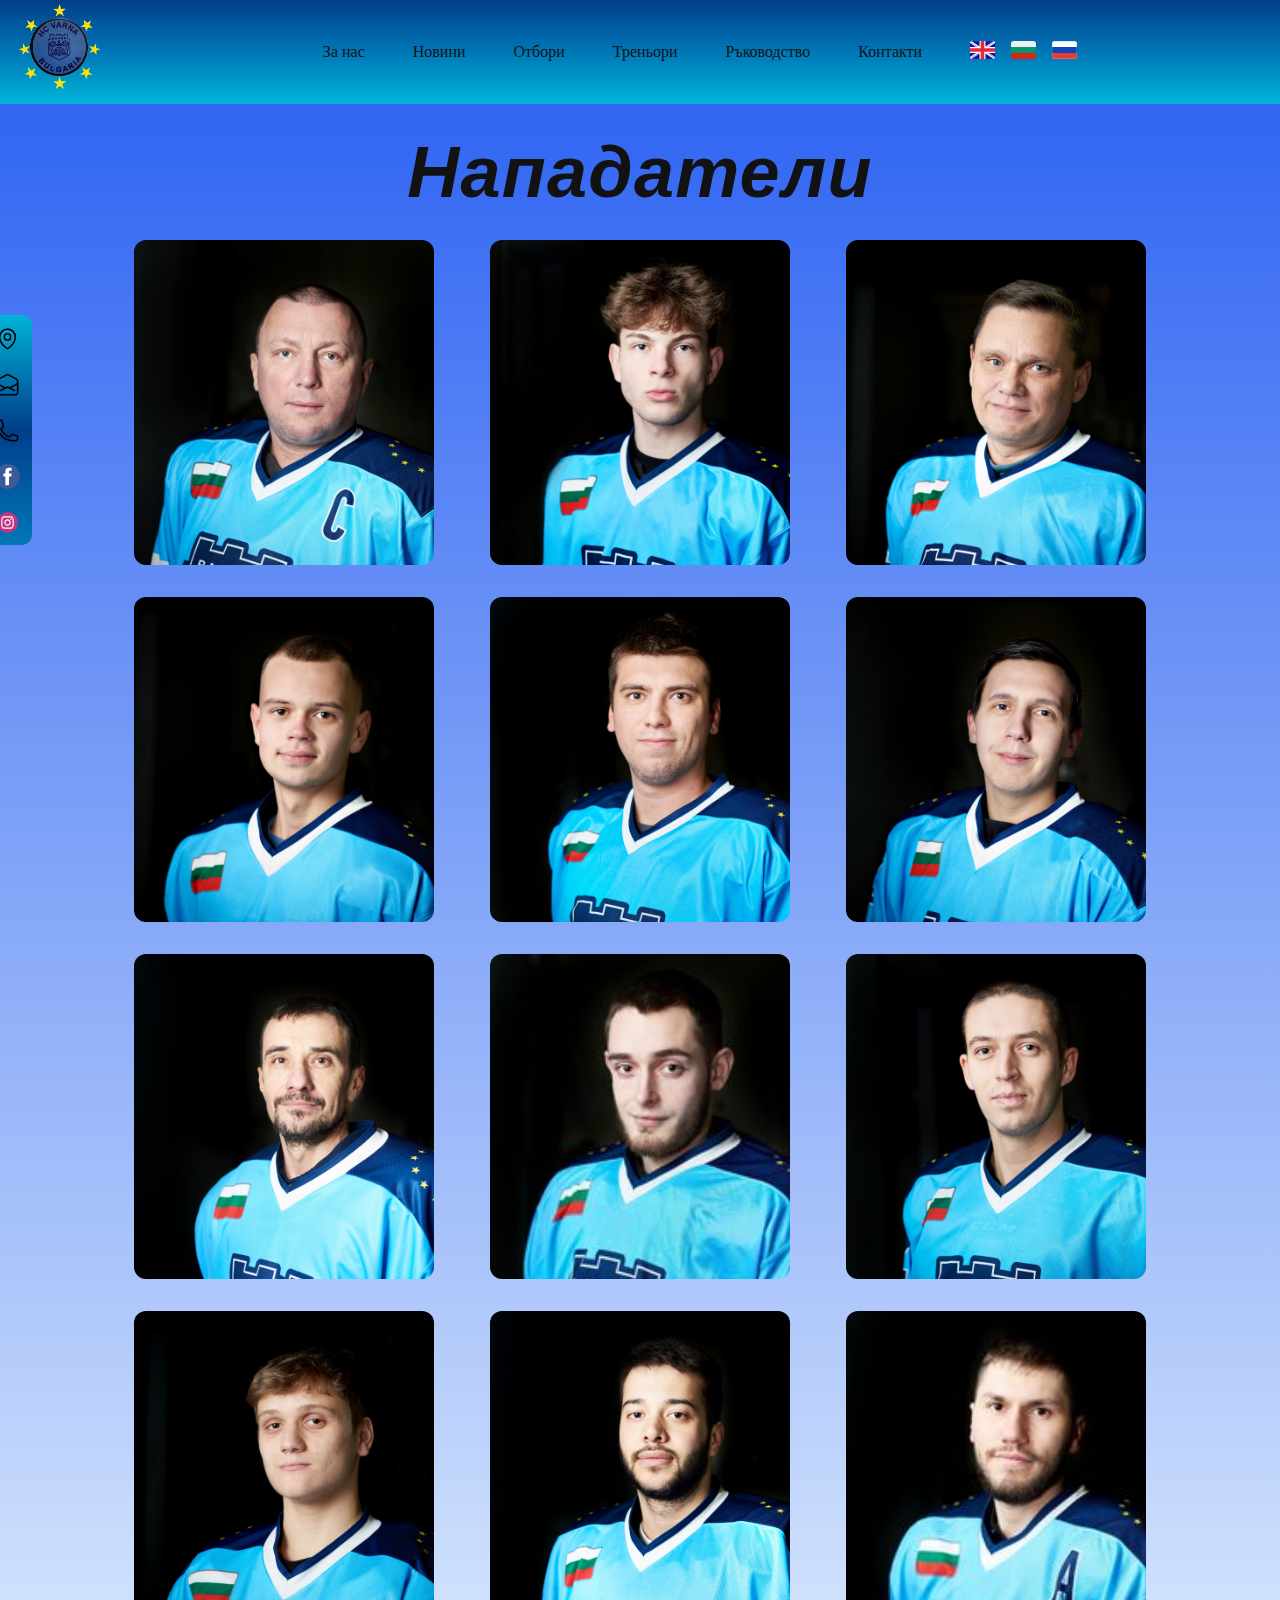
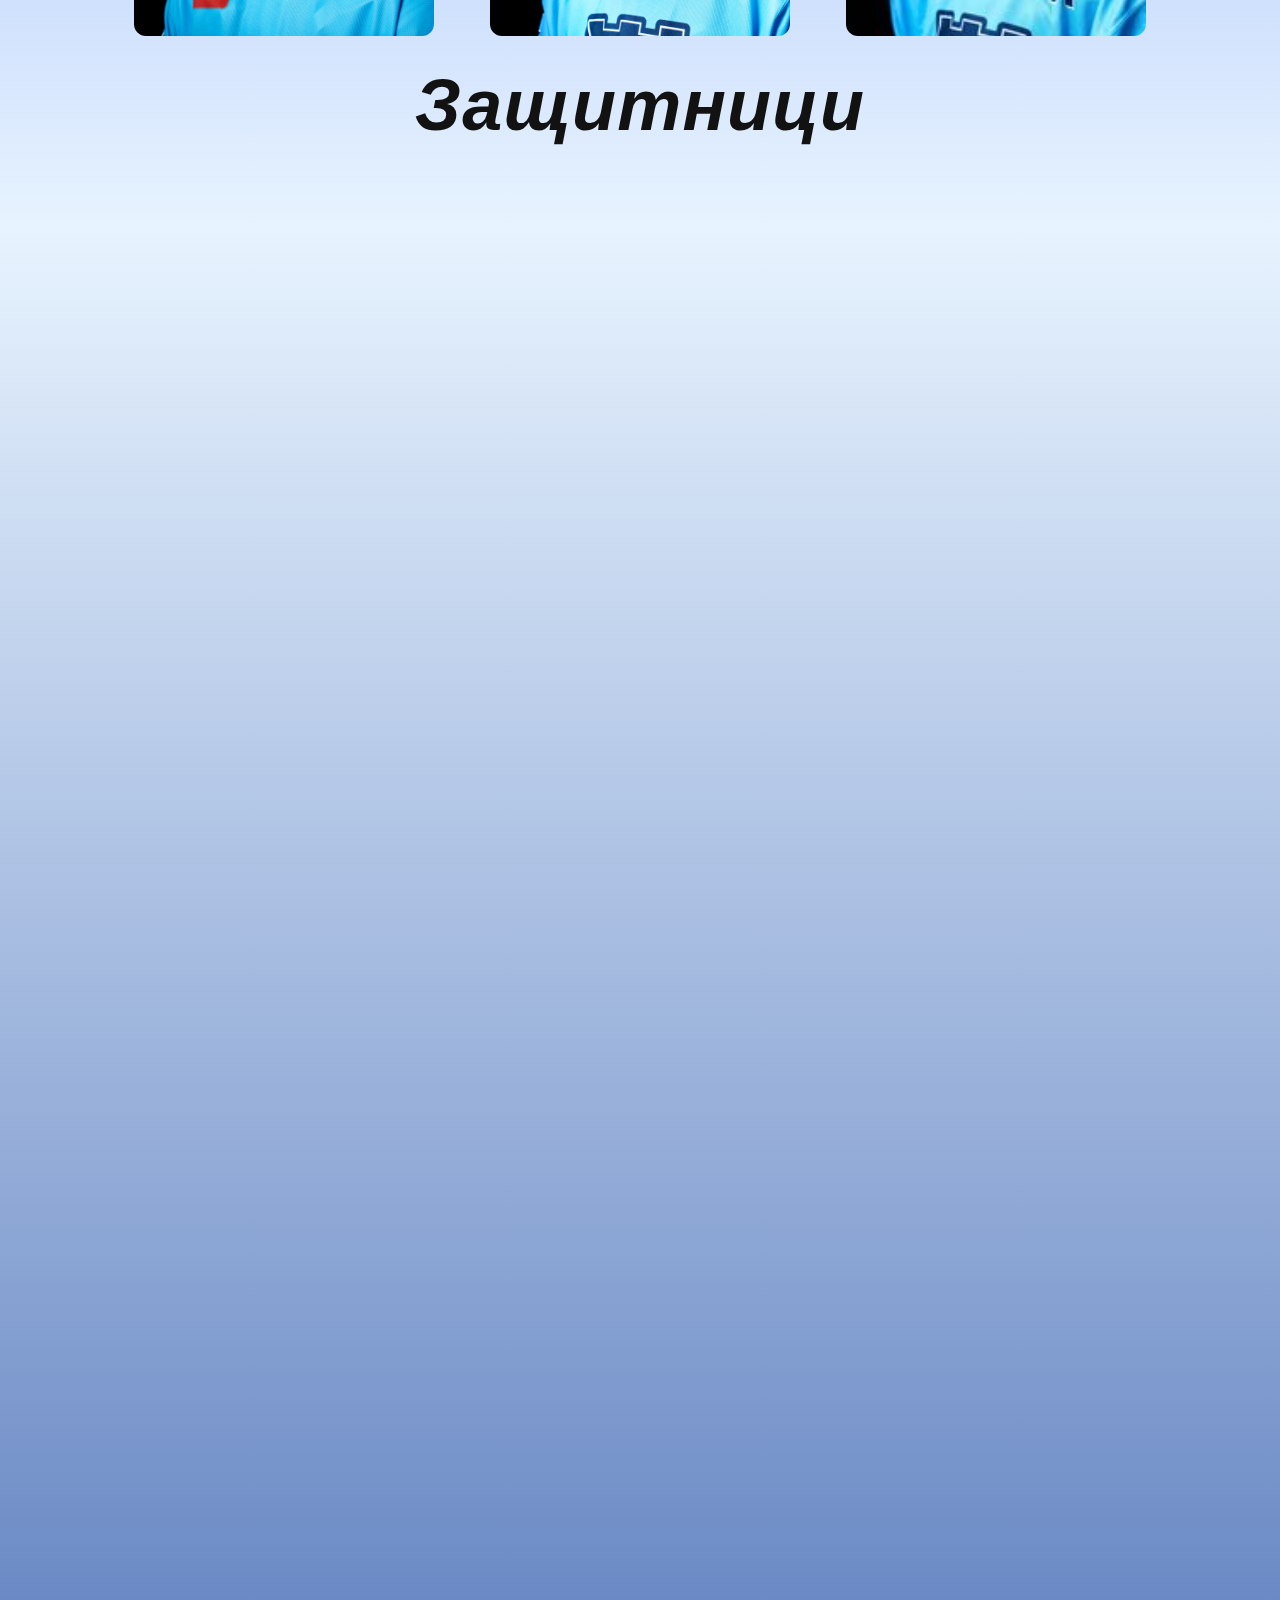
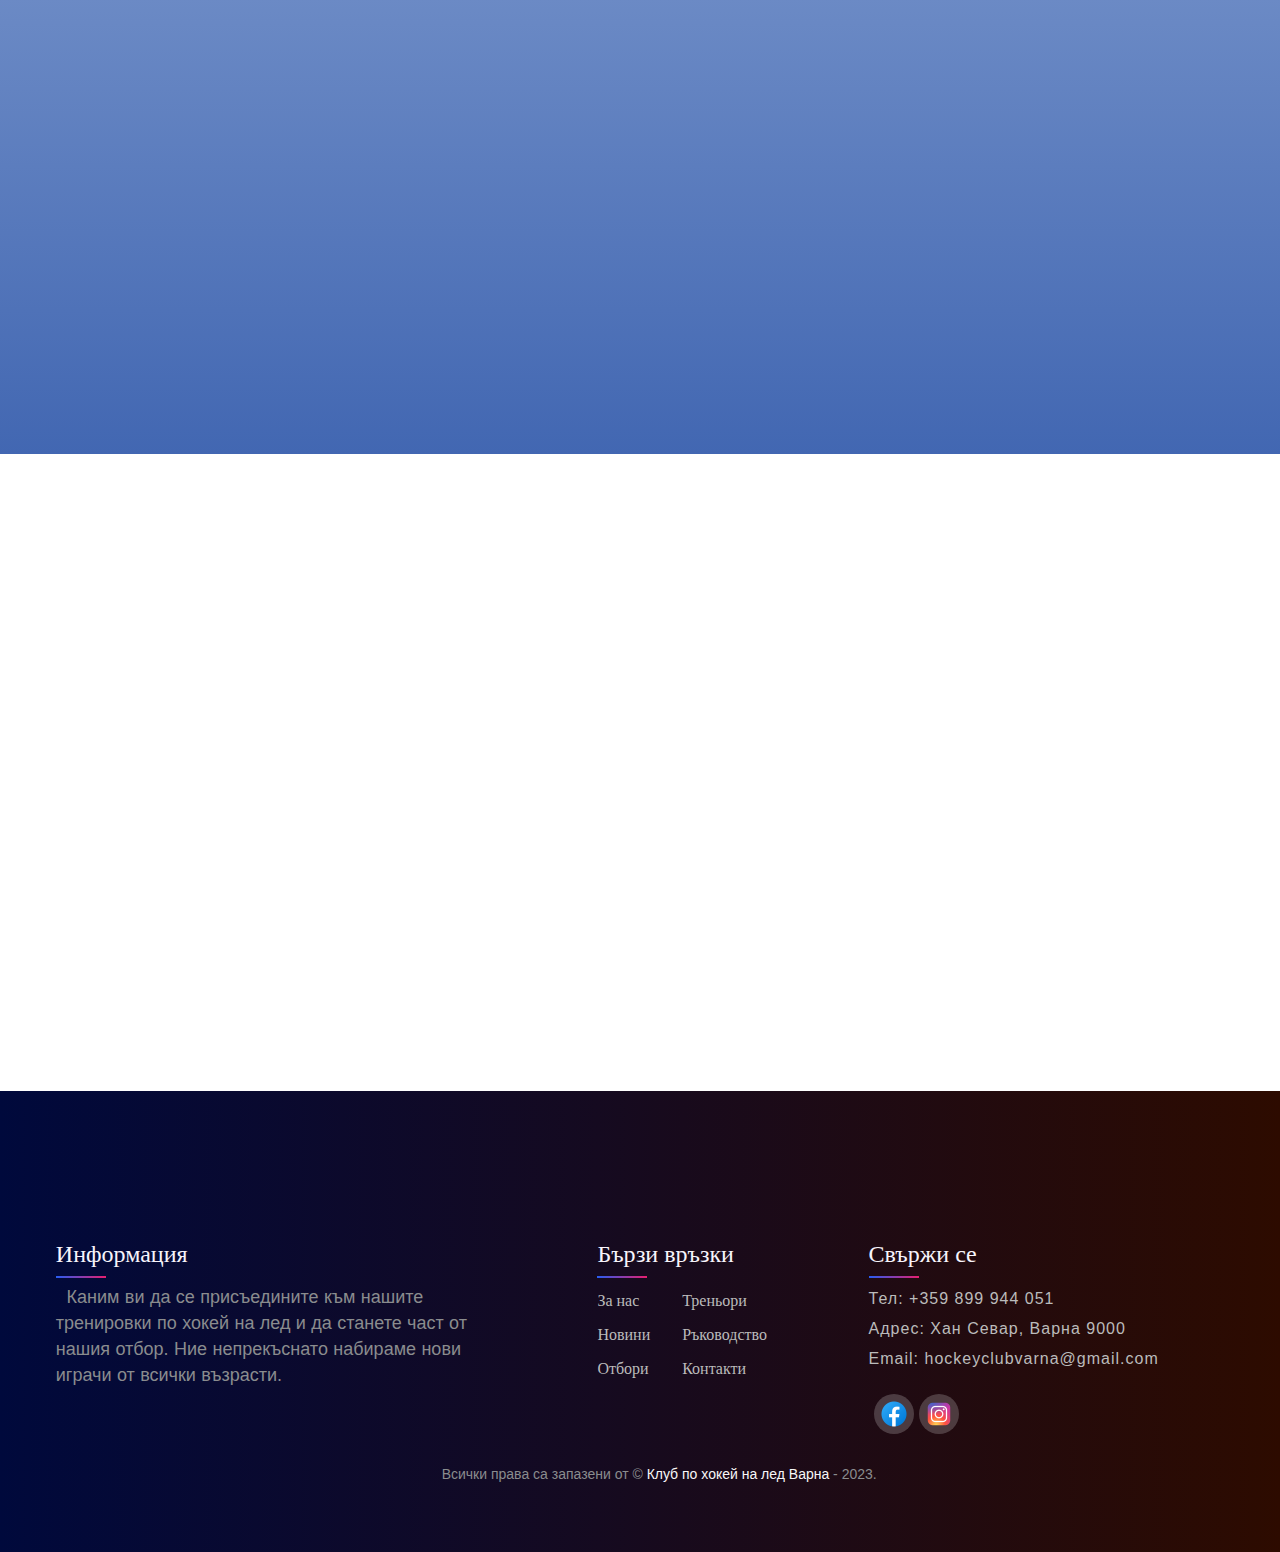
<file: HTML/men's-bg.html>
<!DOCTYPE html>
<html lang="en">

<head>
    <meta charset="UTF-8">
    <meta http-equiv="X-UA-Compatible" content="IE=edge">
    <meta name="viewport" content="width=device-width, initial-scale=1.0">
    <meta name="author" content="HC-Varna">
    <meta name="keywords" content="дисциплина, приятелство, отбор, израстване, общност, учене, качество, мотивация">
    <meta name="description" content="Мисията на нашия клуб е да допринесе важни житейски умения на децата,
         като: дисциплина, работа в екип и подготовка на играчите за успех на и извън леда.">
    <title>Хокеен Клуб Варна</title>
    <link rel="stylesheet" href="/CSS/website.css">
    <link rel="stylesheet" href="/CSS/media-query.css">
    <link rel="stylesheet" href="/CSS/indes-rus.css">
    <link rel="stylesheet" href="/CSS/side-socials.css">
    <link rel="stylesheet" href="/CSS/adults-gallery-css.css">
    <link rel="stylesheet" href="https://unpkg.com/aos@2.3.1/dist/aos.css" rel="stylesheet">
    <link rel="website icon" type="png" href="/logo.png" alt="logo" aria-hidden="true">
    <link rel="stylesheet" href="https://cdnjs.cloudflare.com/ajax/libs/animate.css/4.1.1/animate.min.css">
    <script src="https://unpkg.com/aos@2.3.1/dist/aos.js"></script>
</head>

<body class="animate__animated animate__fadeIn">
    <header>
        <div class="logo">
            <img src="/images/logo.png" alt="club-logo" aria-hidden="true">
        </div>
        <div class="header-nav">
            <div class="bx bx-menu active" id="menu-icon"></div>
            <nav class="nav-menu" id="nav-menu">
                <ul class="ul-content active">
                    <li><a href="./index-bg.html" rel="noreferrer">За нас</a></li>
                    <li><a href="./index-bg.html" rel="noreferrer">Новини</a></li>
                    <li><a href="./index-bg.html" rel="noreferrer">Отбори</a></li>
                    <li><a href="./index-bg.html" rel="noreferrer">Треньори</a></li>
                    <li><a href="./index-bg.html" rel="noreferrer">Ръководство</a></li>
                    <li><a href="./index-bg.html" rel="noreferrer">Контакти</a></li>
                    <div class="dropdown">
                        <a href="../index.html"><img src="/images/flag-great-brit.svg" alt="english-language"
                                class="dropdown-visible"></a>
                        <a href="/HTML/index-bg.html"><img src="/images/flag-bulgarian.svg" alt="bulgarian-language"
                                class="dropdown-visible"></a>
                        <a href="/HTML/index-rus.html"><img src="/images/flag-russian.svg" alt="russian-language"
                                class="dropdown-visible"></a>
                    </div>
                </ul>
            </nav>
        </div>

        <button type="button" class="hamburger">
            <div class="bar"></div>
        </button>
    </header>

    <div class="fixed-scroll" onclick="topFunction()" id="scrollUp">
        <button type="button" class="scroll-btn">
            <img src="../images/arrow-up-svgrepo-com.svg" alt="arrow-up">
        </button>
    </div>

    <nav class="mobile-nav is-hidden is-active">
        <a href="./index-bg.html" rel="noreferrer">За нас</a>
        <a href="./index-bg.html" rel="noreferrer">Новини</a>
        <a href="./index-bg.html" rel="noreferrer">Отбори</a>
        <a href="./index-bg.html" rel="noreferrer">Треньори</a>
        <a href="./index-bg.html" rel="noreferrer">Ръководство</a>
        <a href="./index-bg.html" rel="noreferrer">Контакти</a>
        <div class="dropdown mobile">
            <a href="#"><img src="/images/flag-great-brit.svg" alt="flag-gb" class="dropdown-visible"></a>
            <a href="/HTML/index-bg.html"><img src="/images/flag-bulgarian.svg" alt="flag-bulgaria"
                    class="dropdown-visible"></a>
            <a href="/HTML/index-rus.html"><img src="/images/flag-russian.svg" alt="flag-russia"
                    class="dropdown-visible"></a>
        </div>
    </nav>

    <aside class="side-socials">
        <span><a href="https://www.google.bg/maps/place/Hockey+Club+Varna/@43.2299914,27.8804861,17z/data=!3m1!4b1!4m6!3m5!1s0x40a4551039560e4b:0xfa7decee5c986ee4!8m2!3d43.2299914!4d27.8826748!16s%2Fg%2F11kb21s__r"
                target="_blank" rel="noreferrer">Карта</a>
            <svg xmlns="http://www.w3.org/2000/svg" fill="none" viewBox="0 0 24 24" stroke-width="1.5"
                stroke="currentColor" class="w-6 h-6">
                <path stroke-linecap="round" stroke-linejoin="round" d="M15 10.5a3 3 0 11-6 0 3 3 0 016 0z" />
                <path stroke-linecap="round" stroke-linejoin="round"
                    d="M19.5 10.5c0 7.142-7.5 11.25-7.5 11.25S4.5 17.642 4.5 10.5a7.5 7.5 0 1115 0z" />
            </svg>
        </span>
        <span><a href="mailto:hockeyclubvarna@gmail.com" target="_blank" rel="noreferrer">Email</a>
            <svg xmlns="http://www.w3.org/2000/svg" fill="none" viewBox="0 0 24 24" stroke-width="1.5"
                stroke="currentColor" class="w-6 h-6">
                <path stroke-linecap="round" stroke-linejoin="round"
                    d="M21.75 9v.906a2.25 2.25 0 01-1.183 1.981l-6.478 3.488M2.25 9v.906a2.25 2.25 0 001.183 1.981l6.478 3.488m8.839 2.51l-4.66-2.51m0 0l-1.023-.55a2.25 2.25 0 00-2.134 0l-1.022.55m0 0l-4.661 2.51m16.5 1.615a2.25 2.25 0 01-2.25 2.25h-15a2.25 2.25 0 01-2.25-2.25V8.844a2.25 2.25 0 011.183-1.98l7.5-4.04a2.25 2.25 0 012.134 0l7.5 4.04a2.25 2.25 0 011.183 1.98V19.5z" />
            </svg>
        </span>
        <span><a href="tel:+ 359 888 923 187" target="_blank" rel="noreferrer">Телефон</a>
            <svg xmlns="http://www.w3.org/2000/svg" fill="none" viewBox="0 0 24 24" stroke-width="1.5"
                stroke="currentColor" class="w-6 h-6">
                <path stroke-linecap="round" stroke-linejoin="round"
                    d="M2.25 6.75c0 8.284 6.716 15 15 15h2.25a2.25 2.25 0 002.25-2.25v-1.372c0-.516-.351-.966-.852-1.091l-4.423-1.106c-.44-.11-.902.055-1.173.417l-.97 1.293c-.282.376-.769.542-1.21.38a12.035 12.035 0 01-7.143-7.143c-.162-.441.004-.928.38-1.21l1.293-.97c.363-.271.527-.734.417-1.173L6.963 3.102a1.125 1.125 0 00-1.091-.852H4.5A2.25 2.25 0 002.25 4.5v2.25z" />
            </svg>
        </span>
        <span>
            <a href="https://www.facebook.com/profile.php?id=100076521302765" target="_blank"
                rel="noreferrer">Facebook</a>
            <img src="/images/facebook-svg.svg" alt="facebook-link">
        </span>
        <span>
            <a href="https://www.instagram.com/icehockeyclubvarna/" target="_blank" rel="noreferrer">Instagram</a>
            <img src="/images/instagram-svg.svg" alt="instagram-link">
        </span>
    </aside>

    <main>
        <section class="gallery-container">
            <article class="gallery-container-content">
                <aside class="gallery-container-title">
                    <h2>Нападатели</h2>
                </aside>
                <article class="forwards-container">
                    <div class="iteam-card container-card">
                        <img src="/images/mens-images/anton-main-min.jpg" class="card__img" alt="anton-forward">
                        <div class="card-content">
                            <h2>Антон Готилов - капитан</h2>
                            <h3>№ 9 | нападател</h3>
                        </div>
                    </div>
                    <div class="iteam-card container-card">
                        <img src="/images/mens-images/bobo-min.jpg" class="card__img" alt="bobo">
                        <div class="card-content">
                            <h2>Борислав Кутлев</h2>
                            <h3>№ 6 | нападател </h3>
                        </div>
                    </div>
                    <div class="iteam-card container-card">
                        <img src="/images/mens-images/dimitri-min.jpg" class="card__img" alt="dimitri-player">
                        <div class="card-content">
                            <h2>Дмитрий Нетронин</h2>
                            <h3>№ 71 | нападател </h3>
                        </div>
                    </div>
                    <div class="iteam-card container-card">
                        <img src="/images/mens-images/gleb-min.jpg" class="card__img" alt="gleb-forward">
                        <div class="card-content">
                            <h2>Глеб Кушнир</h2>
                            <h3>№ 95 | нападател </h3>
                        </div>
                    </div>
                    <div class="iteam-card container-card">
                        <img src="/images/mens-images/iliya-min.jpg" class="card__img" alt="iliya-forward">
                        <div class="card-content">
                            <h2>Илия Скори</h2>
                            <h3>№ 17 | нападател </h3>
                        </div>
                    </div>
                    <div class="iteam-card container-card">
                        <img src="/images/mens-images/ivan-min.jpg" class="card__img" alt="ivan-forward">
                        <div class="card-content">
                            <h2>Иван Саръбеев</h2>
                            <h3>№ 67 | нападател </h3>
                        </div>
                    </div>
                    <div class="iteam-card container-card">
                        <img src="/images/mens-images/Ilia-min.jpg" class="card__img" alt="ilia-forward">
                        <div class="card-content">
                            <h2>Илиа Чиканчи</h2>
                            <h3>№ 8 | нападател </h3>
                        </div>
                    </div>
                    <div class="iteam-card container-card">
                        <img src="/images/mens-images/ivelin-min.jpg" class="card__img" alt="ivelin-forward">
                        <div class="card-content">
                            <h2>Ивелин Иванов</h2>
                            <h3>№ 8 | нападател </h3>
                        </div>
                    </div>
                    <div class="iteam-card container-card">
                        <img src="/images/mens-images/kaloyan-min.jpg" class="card__img" alt="kaloya-forward">
                        <div class="card-content">
                            <h2>Калоян Тодоров</h2>
                            <h3>№ 3 | нападател </h3>
                        </div>
                    </div>
                    <div class="iteam-card container-card">
                        <img src="/images/mens-images/milan-min.jpg" class="card__img" alt="milan-forward">
                        <div class="card-content">
                            <h2>Милан Мадалиев</h2>
                            <h3>№ 80 | нападател </h3>
                        </div>
                    </div>
                    <div class="iteam-card container-card">
                        <img src="/images/mens-images/musa-min.jpg" class="card__img" alt="musa-forward">
                        <div class="card-content">
                            <h2>Муса Абди</h2>
                            <h3>№ 12 | нападател </h3>
                        </div>
                    </div>
                    <div class="iteam-card container-card">
                        <img src="/images/mens-images/yani-min.jpg" class="card__img" alt="yani-forward">
                        <div class="card-content">
                            <h2>Яни Иванов</h2>
                            <h3>№ 76 | нападател </h3>
                        </div>
                    </div>
                </article>
                <aside class="gallery-container-title">
                    <h2>Защитници</h2>
                </aside>
                <article class="defenceman-container" data-aos="fade-up" data-aos-duration="1200">
                    <div class="iteam-card container-card">
                        <img src="/images/mens-images/alex-min.jpg" class="card__img" alt="alex-defenceman">
                        <div class="card-content">
                            <h2>Александър Иванов</h2>
                            <h3>№ 97 | защитник </h3>
                        </div>
                    </div>
                    <div class="iteam-card container-card">
                        <img src="/images/mens-images/abroskin-min.jpg" class="card__img" alt="abroskin-defenceman">
                        <div class="card-content">
                            <h2>Александър Аброскин</h2>
                            <h3>№ 88 | защитник </h3>
                        </div>
                    </div>
                    <div class="iteam-card container-card">
                        <img src="/images/mens-images/denis-min.jpg" class="card__img" alt="denis-defenceman">
                        <div class="card-content">
                            <h2>Денис Коптев</h2>
                            <h3>№ 13 | защитник </h3>
                        </div>
                    </div>
                    <div class="iteam-card container-card">
                        <img src="/images/mens-images/ernest-min.jpg" class="card__img" alt="ernest-defenceman">
                        <div class="card-content">
                            <h2>Ернест Василиев</h2>
                            <h3>№ 19| защитник </h3>
                        </div>
                    </div>
                    <div class="iteam-card container-card">
                        <img src="/images/mens-images/igor-min.jpg" class="card__img" alt="igor-defenceman">
                        <div class="card-content">
                            <h2>Игор Лантинов</h2>
                            <h3>№ 69| защитник </h3>
                        </div>
                    </div>
                    <div class="iteam-card container-card">
                        <img src="/images/mens-images/igor-older-min.jpg" class="card__img" alt="igor-defenceman">
                        <div class="card-content">
                            <h2>Игор Шкляев</h2>
                            <h3>№ 96 | защитник </h3>
                        </div>
                    </div>
                    <div class="iteam-card container-card">
                        <img src="/images/mens-images/sergey-min.jpg" class="card__img" alt="sergey-defenceman">
                        <div class="card-content">
                            <h2>Сергей Рижов</h2>
                            <h3>№ 85 | защитник </h3>
                        </div>
                    </div>
                    <div class="iteam-card container-card">
                        <img src="/images/mens-images/vadim-min.jpg" class="card__img" alt="vadim-defenceman">
                        <div class="card-content">
                            <h2>Вадим Виноградов</h2>
                            <h3>№ 99 | защитник </h3>
                        </div>
                    </div>
                    <div class="iteam-card container-card">
                        <img src="/images/mens-images/vjaceslav-min.jpg" class="card__img" alt="vjaceslav-defenceman">
                        <div class="card-content">
                            <h2>Вячеслав Мартянов</h2>
                            <h3>№ 48 | защитник </h3>
                        </div>
                    </div>
                    <div class="iteam-card container-card">
                        <img src="/images/mens-images/virgil-min.jpg" class="card__img" alt="vjaceslav-defenceman">
                        <div class="card-content">
                            <h2>Виргил Йотов</h2>
                            <h3>№ 94 | защитник </h3>
                        </div>
                    </div>
                    <div class="iteam-card container-card">
                        <img src="/images/mens-images/vitorio-min.jpg" class="card__img" alt="vitorio-forward">
                        <div class="card-content">
                            <h2>Виторио Николов</h2>
                            <h3>№ 22 | защитник </h3>
                        </div>
                    </div>
                </article>
                <aside class="gallery-container-title">
                    <h2 data-aos="fade-up" data-aos-duration="1200">Вратари</h2>
                </aside>
                <article class="goalkeepers-container" data-aos="fade-up" data-aos-duration="1600">
                    <div class="iteam-card container-card">
                        <img src="/images/mens-images/katrin-min.jpg" class="card__img" alt="katrin-goalkeeper">
                        <div class="card-content">
                            <h2>Катрин Станкова</h2>
                            <h3>№ 1 | вратар</х>
                        </div>
                    </div>
                    <div class="iteam-card container-card">
                        <img src="/images/mens-images/alexander-min.jpg" class="card__img" alt="alexander-goalkeeper">
                        <div class="card-content">
                            <h2>Александър Нетронин</h2>
                            <h3>№ 20 | вратар</h3>
                        </div>
                    </div>
                    <div class="iteam-card container-card">
                        <img src="/images/mens-images/shadi-min.jpg" class="card__img" alt="shadi-goalkeeper">
                        <div class="card-content">
                            <h2>Шади Абди</h2>
                            <h3>№ 30 | вратар</h3>
                        </div>
                    </div>
                </article>
            </article>
        </section>
        <section class="sponsor" data-aos="zoom-in" data-aos-duration="1000">
            <div class="sponsors-container">
                <h1 data-aos="fade-right" data-aos-duration="2000">Искате ли да станете</h1>
                <h2 data-aos="fade-right" data-aos-duration="2000"><strong>спонсор</strong> & <b>съдружник</b></h2>
                <h4 data-aos="fade-right" data-aos-duration="1750">Email: <a data-aos="fade-up-right"
                        data-aos-duration="800" href="mailto:hockeyclubvarna@gmail.com" target="_blank"
                        rel="noopener noreferrer"> hockeyclubvarna@gmail.com</a></h4>
                <h4 data-aos="fade-right" data-aos-duration="1750">Телефон: <a data-aos="fade-up-right"
                        data-aos-duration="800" href="tel:+359 899 944 051"> +359 899 944 051</a></h4>
            </div>
            <img class="sponsor-logo" data-aos="fade-left" data-aos-duration="800" src="/images/logo.png"
                aria-hidden="true" alt="club-logo">
        </section>
        <section class="sponsor" data-aos="zoom-in" data-aos-duration="1000">
            <div class="sponsors-container">
                <h1 data-aos="fade-right" data-aos-duration="2000">Искате ли да станете</h1>
                <h2 data-aos="fade-right" data-aos-duration="2000"> <strong>спонсор</strong> & <b>съдружник</b></h2>
                <h4 data-aos="fade-right" data-aos-duration="1750">Email: <a data-aos="fade-up-right"
                        data-aos-duration="800" href="mailto:hockeyclubvarna@gmail.com" target="_blank"
                        rel="noopener noreferrer">
                        hockeyclubvarna@gmail.com</a></h4>
                <h4 data-aos="fade-right" data-aos-duration="1750">Телефон: <a data-aos="fade-up-right"
                        data-aos-duration="800" href="tel:+359 899 944 051"> +359 899 944 051</a></h4>
            </div>
            <img class="sponsor-logo" data-aos="fade-left" data-aos-duration="800" src="/images/logo.png"
                aria-hidden="true" alt="club-logo">
        </section>
    </main>

    <footer class="footer">
        <section class="footer-widget">
            <article class="footer-container">
                <div class="fot-col">
                    <h4 class="fot-first">Информация</h4>
                    <p> &nbsp; Каним ви да се присъедините към нашите тренировки по хокей на лед и
                        да станете част от нашия отбор. Ние непрекъснато набираме нови играчи от всички възрасти.
                    </p>
                </div>
                <div class="fot-col">
                    <h4 class="fot-col-title">Бързи връзки</h4>
                    <div class="short-links">
                        <ul>
                            <li><a href="./index-bg.html">За нас</a></li>
                            <li><a href="./index-bg.html">Новини</a></li>
                            <li><a href="./index-bg.html">Отбори</a></li>
                        </ul>
                        <ol>
                            <li><a href="./index-bg.html">Треньори</a></li>
                            <li><a href="./index-bg.html">Ръководство</a></li>
                            <li><a href="./index-bg.html">Контакти</a></li>
                        </ol>
                    </div>
                </div>
                <div class="fot-col">
                    <h4>Свържи се</h4>
                    <span class="contact-aside">
                        <p>Тел: <a href="tel:++359 888 923 187" rel="noreferrer">+359 899 944 051</a></p>
                        <p>Адрес: Хан Севар, Варна 9000</p>
                        <p>Email: <a href="mailto:hockeyclubvarna@gmail.com"
                                rel="noreferrer">hockeyclubvarna@gmail.com</a>
                        </p>
                    </span>
                    <span class="social-aside-icons">
                        <a href="https://www.facebook.com/profile.php?id=100076521302765" target="_blank"
                            rel="noreferrer">
                            <img src="/images/icon-facebook.png" alt="facebook"></a>
                        <a href="https://www.instagram.com/icehockeyclubvarna/" target="_blank" rel="noreferrer">
                            <img src="/images/icon-instagram.png" alt="instagram"></a>
                    </span>
                </div>
            </article>
            <div class="copyright">
                <p>Всички права са запазени от &copy;<strong> Клуб по хокей на лед Варна</strong> - 2023.</p>
            </div>
        </section>
    </footer>

    <script>AOS.init();</script>
    <script src="/JS/modal-min.js"></script>
    <script src="/JS/navbar-min.js"></script>
    <script src="/JS/btnScrollUp.js"></script>
</body>

</html>
</file>
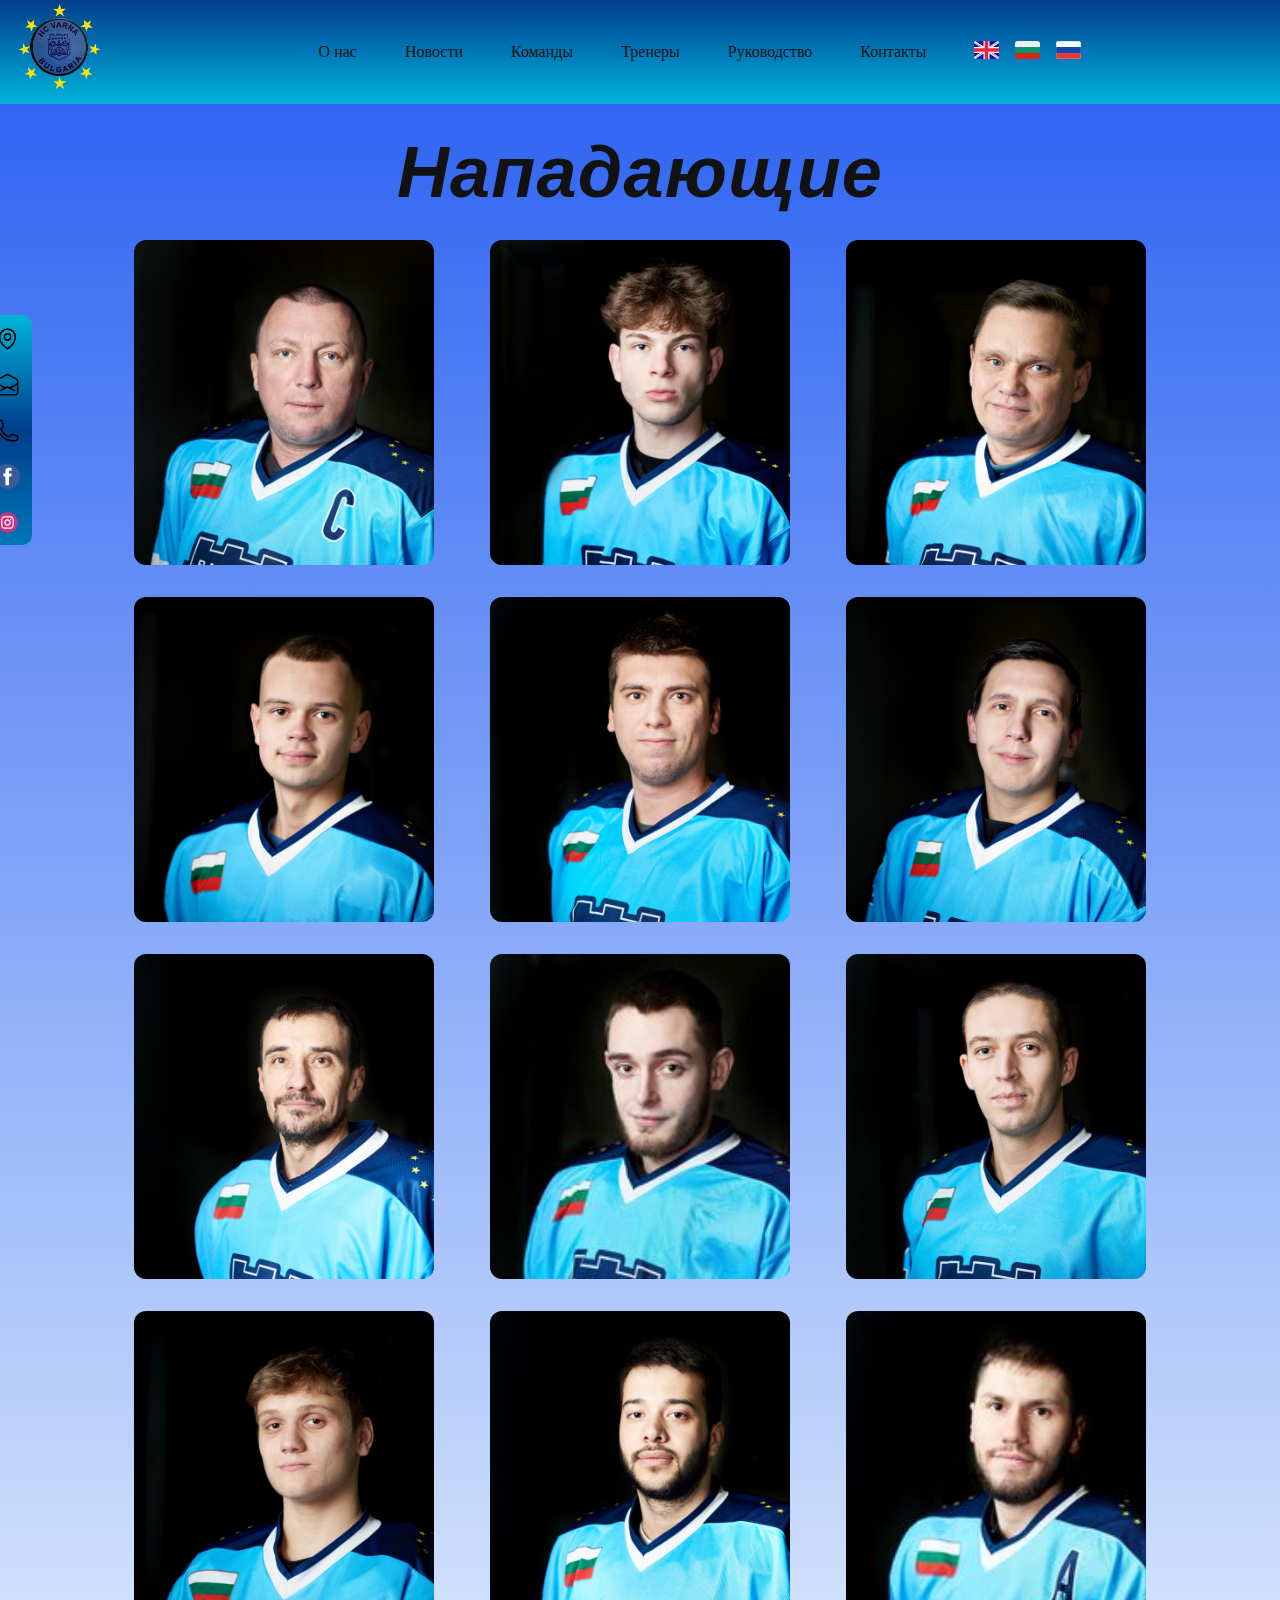
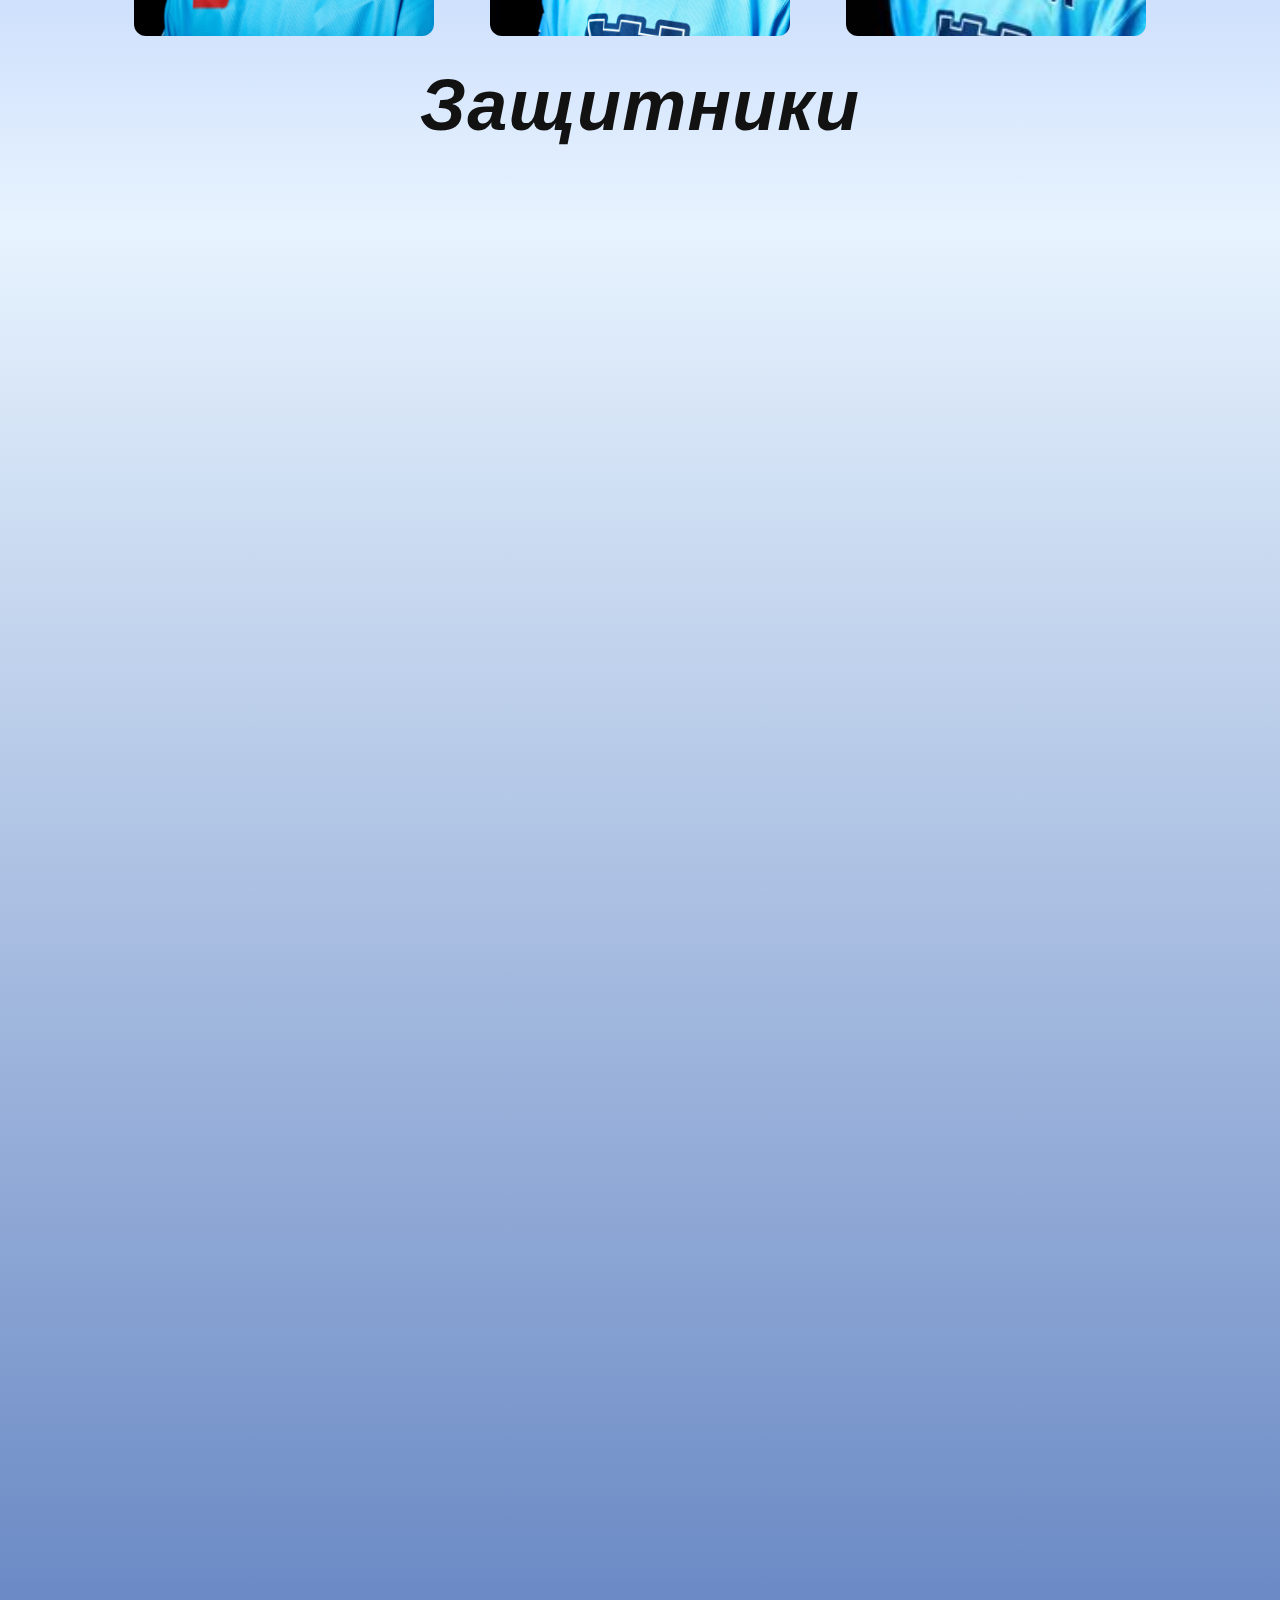
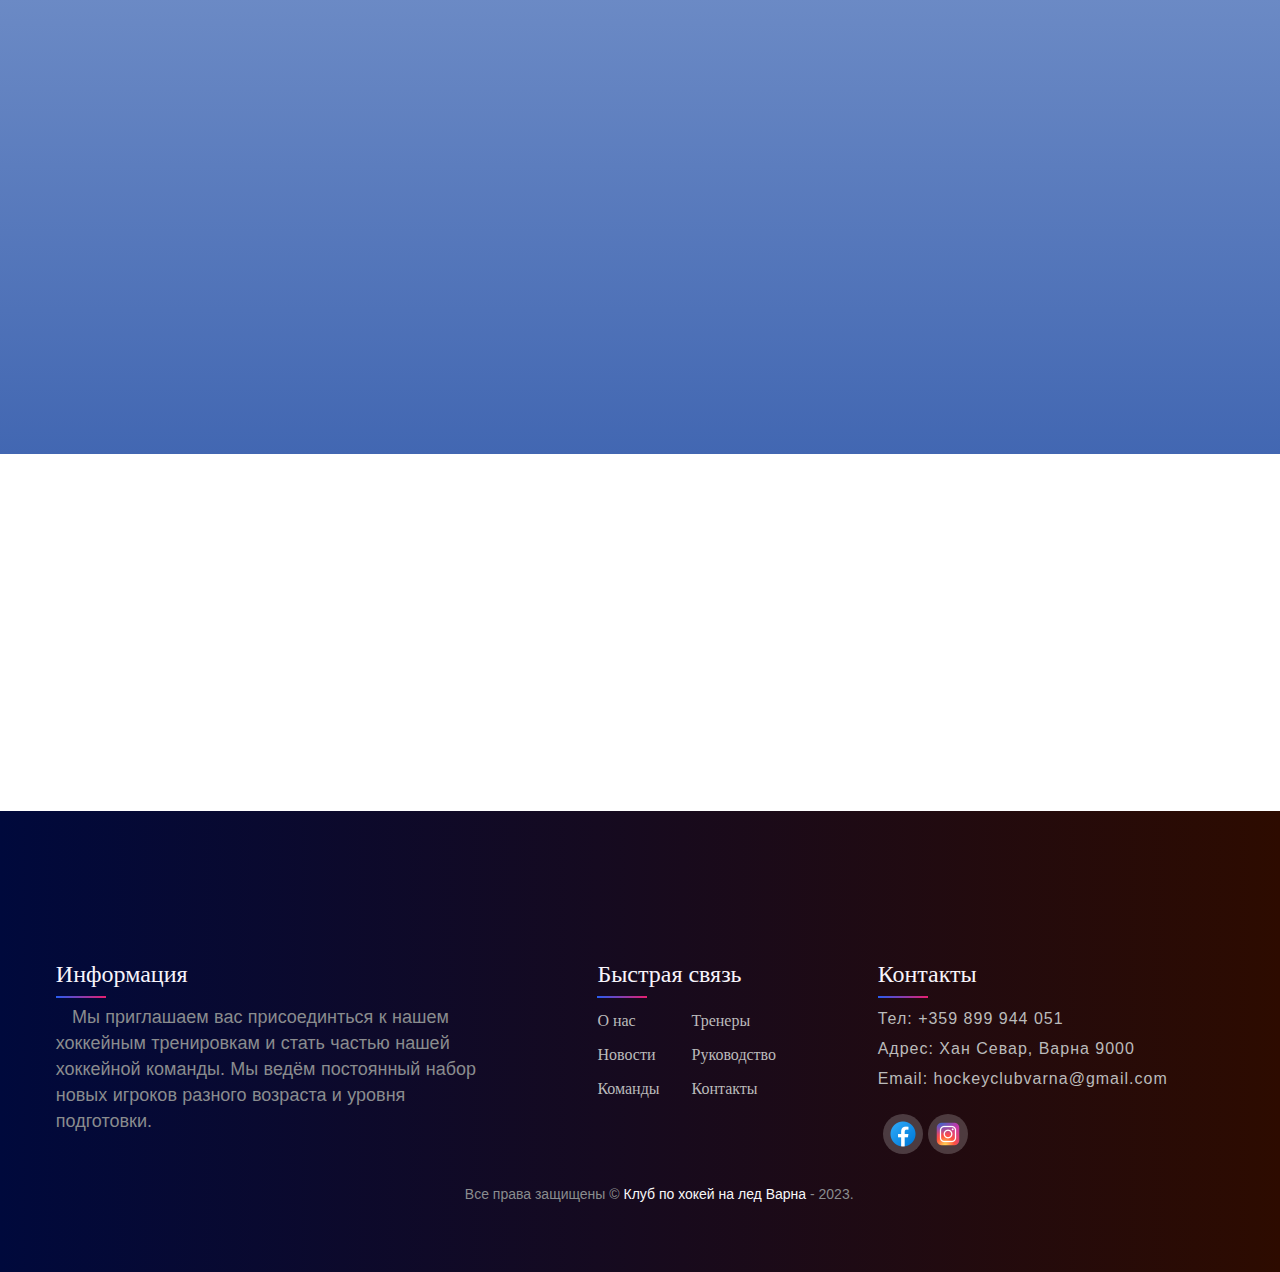
<file: HTML/men's-rus.html>
<!DOCTYPE html>
<html lang="en">

<head>
    <meta charset="UTF-8">
    <meta http-equiv="X-UA-Compatible" content="IE=edge">
    <meta name="viewport" content="width=device-width, initial-scale=1.0">
    <meta name="author" content="HC-Varna">
    <meta name="keywords" content="discipline, friendship, teamwork, growth, community, learn, quality, motivation">
    <meta name="description" content="The purpose of Hockey Club Varna, is through their rigorous training programs, 
            the club instills an important life skills, such as discipline, 
            teamwork and preparing players for success on and off the ice.">
    <title> Хоккейный Клуб Варна </title>
    <link rel="stylesheet" href="/CSS/website.css">
    <link rel="stylesheet" href="/CSS/media-query.css">
    <link rel="stylesheet" href="/CSS/indes-rus.css">
    <link rel="stylesheet" href="/CSS/side-socials.css">
    <link rel="stylesheet" href="/CSS/adults-gallery-css.css">
    <link rel="stylesheet" href="https://unpkg.com/aos@2.3.1/dist/aos.css" rel="stylesheet">
    <link rel="website icon" type="png" href="/logo.png" alt="logo" aria-hidden="true">
    <link rel="stylesheet" href="https://cdnjs.cloudflare.com/ajax/libs/animate.css/4.1.1/animate.min.css">
    <script src="https://unpkg.com/aos@2.3.1/dist/aos.js"></script>
</head>

<body class="animate__animated animate__fadeIn">
    <header>
        <div class="logo">
            <img src="/images/logo.png" alt="club-logo" aria-hidden="true">
        </div>
        <div class="header-nav">
            <div class="bx bx-menu active" id="menu-icon"></div>
            <nav class="nav-menu" id="nav-menu">
                <ul class="ul-content active">
                    <li><a href="./index-rus.html" rel="noreferrer">О нас</a></li>
                    <li><a href="./index-rus.html" rel="noreferrer">Новости</a></li>
                    <li><a href="./index-rus.html" rel="noreferrer">Команды</a></li>
                    <li><a href="./index-rus.html" rel="noreferrer">Тренеры</a></li>
                    <li><a href="./index-rus.html" rel="noreferrer">Руководство</a></li>
                    <li><a href="./index-rus.html" rel="noreferrer">Контакты</a></li>
                    <div class="dropdown">
                        <a href="../index.html"><img src="/images/flag-great-brit.svg" alt="english-language"
                                class="dropdown-visible"></a>
                        <a href="/HTML/index-bg.html"><img src="/images/flag-bulgarian.svg" alt="bulgarian-language"
                                class="dropdown-visible"></a>
                        <a href="#"><img src="/images/flag-russian.svg" alt="russian-language"
                                class="dropdown-visible"></a>
                    </div>
                </ul>
            </nav>
        </div>

        <button type="button" class="hamburger">
            <div class="bar"></div>
        </button>
    </header>

    <div class="fixed-scroll" onclick="topFunction()" id="scrollUp">
        <button type="button" class="scroll-btn">
            <img src="../images/arrow-up-svgrepo-com.svg" alt="arrow-up">
        </button>
    </div>

    <nav class="mobile-nav is-hidden is-active">
        <a href="./index-rus.html" rel="noreferrer">О нас</a>
        <a href="./index-rus.html" rel="noreferrer">Новости</a>
        <a href="./index-rus.html" rel="noreferrer">Команды</a>
        <a href="./index-rus.html" rel="noreferrer">Тренеры</a>
        <a href="./index-rus.html" rel="noreferrer">Руководство</a>
        <a href="./index-rus.html" rel="noreferrer">Контакты</a>
        <div class="dropdown mobile">
            <a href="/index.html"><img src="/images/flag-great-brit.svg" alt="flag-gb" class="dropdown-visible"></a>
            <a href="/HTML/index-bg.html"><img src="/images/flag-bulgarian.svg" alt="flag-bulgaria"
                    class="dropdown-visible"></a>
            <a href="#"><img src="/images/flag-russian.svg" alt="flag-russia" class="dropdown-visible"></a>
        </div>
    </nav>

    <aside class="side-socials">
        <span><a href="https://www.google.bg/maps/place/Hockey+Club+Varna/@43.2299914,27.8804861,17z/data=!3m1!4b1!4m6!3m5!1s0x40a4551039560e4b:0xfa7decee5c986ee4!8m2!3d43.2299914!4d27.8826748!16s%2Fg%2F11kb21s__r"
                target="_blank" rel="noreferrer">Карта</a>
            <svg xmlns="http://www.w3.org/2000/svg" fill="none" viewBox="0 0 24 24" stroke-width="1.5"
                stroke="currentColor" class="w-6 h-6">
                <path stroke-linecap="round" stroke-linejoin="round" d="M15 10.5a3 3 0 11-6 0 3 3 0 016 0z" />
                <path stroke-linecap="round" stroke-linejoin="round"
                    d="M19.5 10.5c0 7.142-7.5 11.25-7.5 11.25S4.5 17.642 4.5 10.5a7.5 7.5 0 1115 0z" />
            </svg>
        </span>
        <span><a href="mailto:hockeyclubvarna@gmail.com" target="_blank" rel="noreferrer">Email</a>
            <svg xmlns="http://www.w3.org/2000/svg" fill="none" viewBox="0 0 24 24" stroke-width="1.5"
                stroke="currentColor" class="w-6 h-6">
                <path stroke-linecap="round" stroke-linejoin="round"
                    d="M21.75 9v.906a2.25 2.25 0 01-1.183 1.981l-6.478 3.488M2.25 9v.906a2.25 2.25 0 001.183 1.981l6.478 3.488m8.839 2.51l-4.66-2.51m0 0l-1.023-.55a2.25 2.25 0 00-2.134 0l-1.022.55m0 0l-4.661 2.51m16.5 1.615a2.25 2.25 0 01-2.25 2.25h-15a2.25 2.25 0 01-2.25-2.25V8.844a2.25 2.25 0 011.183-1.98l7.5-4.04a2.25 2.25 0 012.134 0l7.5 4.04a2.25 2.25 0 011.183 1.98V19.5z" />
            </svg>
        </span>
        <span><a href="tel:+ 359 888 923 187" target="_blank" rel="noreferrer">Телефон</a>
            <svg xmlns="http://www.w3.org/2000/svg" fill="none" viewBox="0 0 24 24" stroke-width="1.5"
                stroke="currentColor" class="w-6 h-6">
                <path stroke-linecap="round" stroke-linejoin="round"
                    d="M2.25 6.75c0 8.284 6.716 15 15 15h2.25a2.25 2.25 0 002.25-2.25v-1.372c0-.516-.351-.966-.852-1.091l-4.423-1.106c-.44-.11-.902.055-1.173.417l-.97 1.293c-.282.376-.769.542-1.21.38a12.035 12.035 0 01-7.143-7.143c-.162-.441.004-.928.38-1.21l1.293-.97c.363-.271.527-.734.417-1.173L6.963 3.102a1.125 1.125 0 00-1.091-.852H4.5A2.25 2.25 0 002.25 4.5v2.25z" />
            </svg>
        </span>
        <span>
            <a href="https://www.facebook.com/profile.php?id=100076521302765" target="_blank"
                rel="noreferrer">Facebook</a>
            <img src="/images/facebook-svg.svg" alt="facebook-link">
        </span>
        <span>
            <a href="https://www.instagram.com/icehockeyclubvarna/" target="_blank" rel="noreferrer">Instagram</a>
            <img src="/images/instagram-svg.svg" alt="instagram-link">
        </span>
    </aside>

    <main>
        <section class="gallery-container">
            <article class="gallery-container-content">
                <aside class="gallery-container-title">
                    <h2>Нападающие</h2>
                </aside>
                <article class="forwards-container">
                    <div class="iteam-card container-card">
                        <img src="/images/mens-images/anton-main-min.jpg" class="card__img" alt="anton-forward">
                        <div class="card-content">
                            <h2>Антон Готилов <br>капитан</h2>
                            <h3>№ 9 | нападающий</h3>
                        </div>
                    </div>
                    <div class="iteam-card container-card">
                        <img src="/images/mens-images/bobo-min.jpg" class="card__img" alt="bobo">
                        <div class="card-content">
                            <h2>Борислав Кутлев</h2>
                            <h3>№ 6 | нападающий </h3>
                        </div>
                    </div>
                    <div class="iteam-card container-card">
                        <img src="/images/mens-images/dimitri-min.jpg" class="card__img" alt="dimitri-player">
                        <div class="card-content">
                            <h2>Дмитрий Нетронин</h2>
                            <h3>№ 71 | нападающий </h3>
                        </div>
                    </div>
                    <div class="iteam-card container-card">
                        <img src="/images/mens-images/gleb-min.jpg" class="card__img" alt="gleb-forward">
                        <div class="card-content">
                            <h2>Глеб Кушнир</h2>
                            <h3>№ 95 | нападающий </h3>
                        </div>
                    </div>
                    <div class="iteam-card container-card">
                        <img src="/images/mens-images/iliya-min.jpg" class="card__img" alt="iliya-forward">
                        <div class="card-content">
                            <h2>Илья Скорый</h2>
                            <h3>№ 17 | нападающий </h3>
                        </div>
                    </div>
                    <div class="iteam-card container-card">
                        <img src="/images/mens-images/ivan-min.jpg" class="card__img" alt="ivan-forward">
                        <div class="card-content">
                            <h2>Иван Сарыбеев</h2>
                            <h3>№ 67 | нападающий </h3>
                        </div>
                    </div>
                    <div class="iteam-card container-card">
                        <img src="/images/mens-images/Ilia-min.jpg" class="card__img" alt="ilia-forward">
                        <div class="card-content">
                            <h2>Илья Чиканчи</h2>
                            <h3>№ 8 | нападающий </h3>
                        </div>
                    </div>
                    <div class="iteam-card container-card">
                        <img src="/images/mens-images/ivelin-min.jpg" class="card__img" alt="ivelin-forward">
                        <div class="card-content">
                            <h2>Ивелин Иванов</h2>
                            <h3>№ 8 | нападающий </h3>
                        </div>
                    </div>
                    <div class="iteam-card container-card">
                        <img src="/images/mens-images/kaloyan-min.jpg" class="card__img" alt="kaloya-forward">
                        <div class="card-content">
                            <h2>Калоян Тодоров</h2>
                            <h3>№ 3 | нападающий </h3>
                        </div>
                    </div>
                    <div class="iteam-card container-card">
                        <img src="/images/mens-images/milan-min.jpg" class="card__img" alt="milan-forward">
                        <div class="card-content">
                            <h2>Милан Мадалиев</h2>
                            <h3>№ 80 | нападающий </h3>
                        </div>
                    </div>
                    <div class="iteam-card container-card">
                        <img src="/images/mens-images/musa-min.jpg" class="card__img" alt="musa-forward">
                        <div class="card-content">
                            <h2>Муса Абди</h2>
                            <h3>№ 80 | нападающий </h3>
                        </div>
                    </div>
                    <div class="iteam-card container-card">
                        <img src="/images/mens-images/yani-min.jpg" class="card__img" alt="yani-forward">
                        <div class="card-content">
                            <h2>Яни Иванов</h2>
                            <h3>№ 76 | нападающий </h3>
                        </div>
                    </div>
                </article>
                <aside class="gallery-container-title">
                    <h2>Защитники</h2>
                </aside>
                <article class="defenceman-container" data-aos="fade-up" data-aos-duration="1200">
                    <div class="iteam-card container-card">
                        <img src="/images/mens-images/alex-min.jpg" class="card__img" alt="alex-defenceman">
                        <div class="card-content">
                            <h2>Александр Иванов</h2>
                            <h3>№ 97 | защитник </h3>
                        </div>
                    </div>
                    <div class="iteam-card container-card">
                        <img src="/images/mens-images/abroskin-min.jpg" class="card__img" alt="abroskin-defenceman">
                        <div class="card-content">
                            <h2>Александр Аброськин</h2>
                            <h3>№ 88 | защитник </h3>
                        </div>
                    </div>
                    <div class="iteam-card container-card">
                        <img src="/images/mens-images/denis-min.jpg" class="card__img" alt="denis-defenceman">
                        <div class="card-content">
                            <h2>Денис Коптев</h2>
                            <h3>№ 13 | защитник </h3>
                        </div>
                    </div>
                    <div class="iteam-card container-card">
                        <img src="/images/mens-images/ernest-min.jpg" class="card__img" alt="ernest-defenceman">
                        <div class="card-content">
                            <h2>Эрнест Васильев</h2>
                            <h3>№ 19| защитник </h3>
                        </div>
                    </div>
                    <div class="iteam-card container-card">
                        <img src="/images/mens-images/igor-min.jpg" class="card__img" alt="igor-defenceman">
                        <div class="card-content">
                            <h2>Игорь Лантинов</h2>
                            <h3>№ 69| защитник </h3>
                        </div>
                    </div>
                    <div class="iteam-card container-card">
                        <img src="/images/mens-images/igor-older-min.jpg" class="card__img" alt="igor-defenceman">
                        <div class="card-content">
                            <h2>Игорь Шкляев</h2>
                            <h3>№ 96 | защитник </h3>
                        </div>
                    </div>
                    <div class="iteam-card container-card">
                        <img src="/images/mens-images/sergey-min.jpg" class="card__img" alt="sergey-defenceman">
                        <div class="card-content">
                            <h2>Сергей Рыжов</h2>
                            <h3>№ 85 | защитник </h3>
                        </div>
                    </div>
                    <div class="iteam-card container-card">
                        <img src="/images/mens-images/vadim-min.jpg" class="card__img" alt="vadim-defenceman">
                        <div class="card-content">
                            <h2>Вадим Виноградов</h2>
                            <h3>№ 99 | защитник </h3>
                        </div>
                    </div>
                    <div class="iteam-card container-card">
                        <img src="/images/mens-images/vjaceslav-min.jpg" class="card__img" alt="vjaceslav-defenceman">
                        <div class="card-content">
                            <h2>Вячеслав Мартьянов</h2>
                            <h3>№ 48 | защитник </h3>
                        </div>
                    </div>
                    <div class="iteam-card container-card">
                        <img src="/images/mens-images/virgil-min.jpg" class="card__img" alt="vjaceslav-defenceman">
                        <div class="card-content">
                            <h2>Виргил Йотов</h2>
                            <h3>№ 94 | защитник </h3>
                        </div>
                    </div>
                    <div class="iteam-card container-card">
                        <img src="/images/mens-images/vitorio-min.jpg" class="card__img" alt="vitorio-forward">
                        <div class="card-content">
                            <h2>Виторио Николов</h2>
                            <h3>№ 22 | защитник </h3>
                        </div>
                    </div>
                </article>
                <aside class="gallery-container-title">
                    <h2 data-aos="fade-up" data-aos-duration="1200">Голкиперы </h2>
                </aside>
                <article class="goalkeepers-container" data-aos="fade-up" data-aos-duration="1600">
                    <div class="iteam-card container-card">
                        <img src="/images/mens-images/katrin-min.jpg" class="card__img" alt="katrin-goalkeeper">
                        <div class="card-content">
                            <h2>Катрин Станкова</h2>
                            <h3>№ 1 | голкипер </х>
                        </div>
                    </div>
                    <div class="iteam-card container-card">
                        <img src="/images/mens-images/alexander-min.jpg" class="card__img" alt="alexander-goalkeeper">
                        <div class="card-content">
                            <h2>Александр Нетронин</h2>
                            <h3>№ 20 | голкипер </h3>
                        </div>
                    </div>
                    <div class="iteam-card container-card">
                        <img src="/images/mens-images/shadi-min.jpg" class="card__img" alt="shadi-goalkeeper">
                        <div class="card-content">
                            <h2>Шади Абди</h2>
                            <h3>№ 30 | голкипер </h3>
                        </div>
                    </div>
                </article>
            </article>
        </section>
        <section class="sponsor" data-aos="zoom-in" data-aos-duration="1000">
            <div class="sponsors-container">
                <h1 data-aos="fade-right" data-aos-duration="2000">Хотели бы вы встать</h1>
                <h2 data-aos="fade-right" data-aos-duration="2000">
                    <strong>спонсором</strong> или <b>партнером</b> <br /> нашего клуба?
                </h2>
                <h4 data-aos="fade-right" data-aos-duration="1750">Email: <a data-aos="fade-up-right"
                        data-aos-duration="800" href="mailto:hockeyclubvarna@gmail.com" target="_blank"
                        rel="noopener noreferrer">
                        hockeyclubvarna@gmail.com</a></h4>
                <h4 data-aos="fade-right" data-aos-duration="1750">Телефон: <a data-aos="fade-up-right"
                        data-aos-duration="800" href="tel:+359 899 944 051"> +359 899 944 051</a></h4>
            </div>
            <img class="sponsor-logo" data-aos="fade-left" data-aos-duration="800" src="/images/logo.png"
                aria-hidden="true" alt="club-logo">
        </section>
    </main>

    <footer class="footer">
        <section class="footer-widget">
            <article class="footer-container">
                <div class="fot-col">
                    <h4 class="fot-first">Информация</h4>
                    <p>
                        &nbsp;&nbsp; Мы приглашаем вас присоединться к нашем хоккейным тренировкам и стать
                        частью нашей хоккейной команды. Мы ведём постоянный набор новых игроков разного возраста
                        и уровня подготовки.
                    </p>
                </div>
                <div class="fot-col">
                    <h4 class="fot-col-title">Быстрая связь</h4>
                    <div class="short-links">
                        <ul>
                            <li><a href="index-rus.html">О нас</a></li>
                            <li><a href="index-rus.html">Новости</a></li>
                            <li><a href="index-rus.html">Команды</a></li>
                        </ul>
                        <ol>
                            <li><a href="index-rus.html">Тренеры</a></li>
                            <li><a href="index-rus.html">Руководство</a></li>
                            <li><a href="index-rus.html">Контакты</a></li>
                        </ol>
                    </div>
                </div>
                <div class="fot-col">
                    <h4>Контакты</h4>
                    <span class="contact-aside">
                        <p>Тел: <a href="tel:++359 888 923 187" rel="noreferrer">+359 899 944 051</a></p>
                        <p>Адрес: Хан Севар, Варна 9000</p>
                        <p>Email: <a href="mailto:hockeyclubvarna@gmail.com"
                                rel="noreferrer">hockeyclubvarna@gmail.com</a>
                        </p>
                    </span>
                    <span class="social-aside-icons">
                        <a href="https://www.facebook.com/profile.php?id=100076521302765" target="_blank"
                            rel="noreferrer">
                            <img src="/images/icon-facebook.png" alt="facebook"></a>
                        <a href="https://www.instagram.com/icehockeyclubvarna/" target="_blank" rel="noreferrer">
                            <img src="/images/icon-instagram.png" alt="instagram"></a>
                    </span>
                </div>
            </article>
            <div class="copyright">
                <p>Все права защищены &copy;<strong> Клуб по хокей на лед Варна</strong> - 2023.</p>
            </div>
        </section>
    </footer>

    <script>AOS.init();</script>
    <script src="/JS/modal-min.js"></script>
    <script src="/JS/navbar-min.js"></script>
    <script src="/JS/btnScrollUp.js"></script>
</body>

</html>
</file>
<file: CSS/website.css>
*,
*::before,
*::after {
  margin: 0;
  padding: 0;
  box-sizing: border-box;
}

body {
  overflow-x: hidden;
}

html {
  scroll-behavior: smooth;
}

:root {
  --main-color: #f75023;
  --fontFamily-primary: "Source Sans Pro", sans-serif;
  --fontFamily-secondary: "Bitter", serif;
  --fWeight-400: 400;
  --fWeight-500: 500;
  --fWeight-600: 600;
  --fWeight-700: 700;
  --fWeight-800: 800;
}

::-webkit-scrollbar {
  width: 15px;
  border-radius: 5px;
}

::-webkit-scrollbar-track {
  background: #e7f3fe;
}

::-webkit-scrollbar-thumb {
  border-radius: 5px;
  background: linear-gradient(#023e8a, #0077b6, #00b4d8);
}

::-webkit-scrollbar-thumb:hover {
  transition: all 0.4s ease;
  background: linear-gradient(rgb(0, 113, 133), #00b4d8);
}

span {
  font-size: 18px;
  line-height: 30px;
  letter-spacing: 1px;
}

.calendy-badge-widget {
  right: 10px;
}

header {
  position: fixed;
  width: 100vw;
  top: 0;
  left: 0;
  z-index: 100;
  display: flex;
  transition: 0.4s;
  align-items: center;
  justify-content: space-around;
  background: linear-gradient(#023e8a, #0077b6, #00b4d8);
}

header.sticky {
  padding: 13px 18%;
  box-shadow: 0px 0px 10px rgba(0 0 0 / 10%);
}

.logo {
  position: relative;
  bottom: 0px;
  z-index: 1;
}

.logo > img {
  height: 100px;
  width: 130px;
  min-height: 70px;
  min-width: 120px;
  max-width: 100%;
  object-fit: contain;
}

.hamburger {
  position: relative;
  width: 35px;
  height: 35px;
  border: none;
  outline: none;
  display: block;
  cursor: pointer;
  appearance: none;
  background: none;
  margin-right: 2rem;
}

.hamburger .bar,
.hamburger::after,
.hamburger::before {
  content: "";
  width: 100%;
  height: 5px;
  display: block;
  margin: 6px 0px;
  transition: 0.4s;
  background-color: #f7f7f4;
}

.hamburger.is-active::before {
  transform: rotate(-45deg) translate(-8px, 6px);
}

.hamburger.is-active::after {
  transform: rotate(45deg) translate(-9px, -8px);
}

.hamburger.is-active .bar {
  opacity: 0;
}

.mobile-nav {
  position: fixed;
  top: 0;
  left: 100%;
  width: 100vw;
  height: 100vh;
  min-height: 100vh;
  display: block;
  transition: 0.4s;
  padding-top: 200px;
  transition: all 0.4s ease-in-out;
  filter: brightness(20px) drop-shadow(10%) contrast(95%);
  background: linear-gradient(#00b4d8, #023e8a, #0077b6);
  z-index: 98;
}

.mobile-nav.is-hidden {
  display: none;
}

.mobile-nav.is-active {
  left: 0;
  overflow: hidden;
  transition: all 0.4s ease-in-out;
}

.mobile-nav > a {
  width: 100%;
  max-width: 200px;
  display: flex;
  align-items: center;
  flex-direction: column;
  justify-content: center;
  color: #f7f7f7;
  padding: 12px 16px;
  border-radius: 12px;
  margin: 0 auto 16px;
  text-decoration: none;
  background-color: #00093c;
}

.mobile-nav > a:hover {
  background-color: #24104f;
  transition: all 0.2s ease-in-out;
}

@media (min-width: 769px) {
  .header-nav {
    justify-content: flex-start;
    padding: 0 65px;
  }

  .mobile-nav {
    display: none;
  }

  .hamburger {
    display: none;
    margin-right: 2rem;
  }
}

@media (max-width: 767px) {
  .nav-menu {
    display: none;
  }
}

.header-nav {
  position: relative;
  top: 0;
  width: 100%;
  max-width: 1600px;
  margin: 0 auto;
  display: flex;
  align-items: center;
  justify-content: center;
  z-index: 99;
}

.header-nav li {
  position: relative;
}

.show.header-nav {
  display: block;
}

.ul-content .header-nav {
  display: flex;
}

.ul-content {
  display: none;
}

.ul-content {
  display: flex;
  align-items: center;
  gap: 3rem;
}

.ul-content > li {
  position: relative;
  list-style-type: none;
}

.ul-content li > a {
  color: #121212;
  position: inherit;
  text-decoration: none;
}

.ul-content li > a:hover {
  color: #f7f7f7;
  transition: all ease 0.9s;
}

.ul-content > li > a::after {
  left: 0;
  width: 0%;
  content: "";
  bottom: -5.5px;
  position: absolute;
  border-bottom: 2.5px solid #4267b2;
}

.ul-content > li > a:hover::after {
  width: 100%;
  transition: all 0.4s;
}

.ul-content > li > a > img {
  width: 30px;
  height: 30px;
  transition: all 0.3s ease-in-out;
}

.ul-content > li > a > img:hover,
.ul-content > li > a > img:focus {
  border-radius: 50%;
  transform: scale(1.25);
  background-color: #4267b2;
  transition: all 0.3s ease-in-out;
}

.ul-content .submit > a {
  padding: 10px;
  display: block;
  color: #ffffff;
  text-align: center;
  text-decoration: none;
  text-transform: uppercase;
  background-color: #4267b2;
}

.ul-content .submit a:hover {
  color: #4267b2;
  background-color: #ffffff;
  outline: 2px solid #4267b2;
}

.modal {
  z-index: 90;
  position: relative;
  width: -moz-fit-content;
  width: fit-content;
  border: none;
  padding: 6% 8%;
  margin: 2.5% auto;
  max-width: 110ch;
  overflow-y: hidden;
  border-radius: 12px;
  background: linear-gradient(#00b4d8, #023e8a, #0077b6, #00b4d8);
  box-shadow: 0 0 1em rgb(0 0 0 / 0.3);
}

.modal::backdrop {
  background: rgb(0 0 0 / 0.6);
}

.modal-container {
  z-index: 99;
  position: relative;
  height: -moz-fit-content;
  height: fit-content;
  width: 90%;
  display: flex;
  border-radius: 10px;
  justify-content: center;
  background-color: #f9fafc;
}

.fixed-scroll {
  position: fixed;
  bottom: 8%;
  left: 7px;
  display: flex;
  align-items: center;
  justify-content: center;
  width: -moz-fit-content;
  width: fit-content;
  height: -moz-fit-content;
  height: fit-content;
  z-index: 98;
}

.scroll-btn {
  width: auto;
  height: 45px;
  font-family: var(--fontFamily-primary);
  font-weight: var(--fWeight-700);
  border: none;
  outline: none;
  cursor: pointer;
  color: #f7f7f4;
  padding: 5px 7.5px;
  border-radius: 50%;
  background-color: #0069ff;
  transition: transform 0.4s ease-in-out;
}

.scroll-btn > img {
  width: 30px;
  height: 30px;
  object-fit: cover;
}

.scroll-btn:hover {
  color: #121212;
  outline: 1px solid #000;
  background-color: transparent;
  transition: transform 0.4s ease-in-out;
}

.fixed-btn {
  position: fixed;
  bottom: 7.5%;
  right: 7px;
  display: flex;
  align-items: center;
  justify-content: center;
  width: -moz-fit-content;
  width: fit-content;
  height: -moz-fit-content;
  height: fit-content;
  z-index: 98;
}

.button.open-button {
  height: 45px;
  font-family: var(--fontFamily-primary);
  font-weight: var(--fWeight-700);
  font-size: 14px;
  border: none;
  outline: none;
  padding: 0px 20px;
  cursor: pointer;
  color: #f7f7f4;
  border-radius: 25px;
  transition: all 0.4s ease-in-out;
  background-color: #0069ff;
}

.button.open-button:hover {
  transform: scale(1.125);
}

form {
  width: 90%;
  display: flex;
  max-width: 600px;
  flex-direction: column;
  padding: 1.4rem 0.5rem;
  border-radius: 10px;
}

form label {
  font-family: var(--fontFamily-primary);
  font-weight: var(--fWeight-600);
  font-size: 1.2rem;
  letter-spacing: 0px;
}

form input,
form textarea {
  font-family: var(--fontFamily-secondary);
  font-weight: var(--fWeight-400);
  font-size: 16px;
  outline: none;
  padding: 20px;
  margin: 10px 0;
  border: none;
  background: #efefef;
}

form input:hover,
form input:focus {
  border: 2px solid #578df6;
  border-radius: 10px;
}

.form-buttons {
  display: inline-flex;
  align-items: center;
  justify-content: center;
}

.modal .form-buttons .button-submit {
  font-family: var(--fontFamily-primary);
  font-weight: var(--fWeight-500);
  font-size: 18px;
  outline: none;
  border: none;
  cursor: pointer;
  color: #f7f7f4;
  line-height: 28px;
  padding: 12px 20px;
  margin-left: 5rem;
  border-radius: 8px;
  width: -moz-fit-content;
  width: fit-content;
  background-color: #265df2;
}

.modal .form-buttons .button-submit:hover {
  color: #265df2;
  border: 1px solid #265df2;
  background-color: transparent;
}

.modal .form-buttons .button-close {
  font-family: var(--fontFamily-primary);
  font-weight: var(--fWeight-500);
  font-size: 18px;
  outline: none;
  border: none;
  cursor: pointer;
  line-height: 24px;
  background-color: transparent;
}

.modal .form-buttons .button-close:hover {
  color: #dc2743;
}

#hero {
  width: 100%;
  height: 100vh;
  object-fit: cover;
  position: relative;
  background-size: cover;
  transition: all 0.4s ease-in-out;
  background-image: url(/images/bg-main.jpg);
}

.container {
  width: 50%;
  height: 100%;
  position: absolute;
  top: 0;
  display: flex;
  justify-content: center;
  transform: translateX(0%);
  -webkit-backdrop-filter: blur(10px);
  backdrop-filter: blur(10px);
  background: rgba(86, 86, 86, 0.3);
}

.social-icons {
  text-align: center;
  display: inline-flex;
  align-items: center;
  justify-content: center;
  height: 35px;
  font-size: 22px;
  margin-top: 10px;
  border-radius: 50%;
  padding: 10px 12px;
}

.social-icons a {
  color: #f0eef1;
  font-size: 1.7rem;
  margin-right: 9px;
  padding: 10px 15px;
  border-radius: 50%;
  background-color: rgba(128, 103, 240, 1);
}

.social-icons a:hover:nth-of-type(1) {
  font-size: 26px;
  transition: 0.7s;
  transform: scale(1.1);
  background: #4267b2;
}

.social-icons a:hover:nth-of-type(2) {
  transform: scale(1.1);
  background: #f09433;
  background: -moz-linear-gradient(
    45deg,
    #f09433 0%,
    #e6683c 25%,
    #dc2743 50%,
    #cc2366 75%,
    #bc1888 100%
  );
  background: -webkit-linear-gradient(
    45deg,
    #f09433 0%,
    #e6683c 25%,
    #dc2743 50%,
    #cc2366 75%,
    #bc1888 100%
  );
  background: linear-gradient(
    45deg,
    #f09433 0%,
    #e6683c 25%,
    #dc2743 50%,
    #cc2366 75%,
    #bc1888 100%
  );
  filter: progid:DXImageTransform.Microsoft.gradient( startColorstr='#f09433', endColorstr='#bc1888',GradientType=1 );
  transition: 0.7s;
  font-size: 26px;
}

.slider {
  display: none;
  align-items: center;
  justify-content: center;
  position: absolute;
  bottom: 75px;
  right: 50%;
  left: 50%;
}

#prev,
#next {
  width: 35px;
  height: 35px;
  padding: 6px;
  cursor: pointer;
  border-radius: 50%;
  background-color: #4267b2;
}

#prev:hover,
#next:hover {
  color: #121212;
  transform: scale(1.02);
  outline: 1px solid black;
  transition: all 0.3s ease-in-out;
  background-color: rgba(238, 198, 67) 0.3s ease-in-out;
}

.preview {
  display: flex;
  align-items: center;
  margin: 0 40px;
}

.preview > img {
  width: 90px;
  margin: 0 5px;
  opacity: 0.6;
}

.preview > img:hover {
  opacity: 1;
  border-radius: 12px;
  margin-inline: 1rem;
  transform: scale(1.2);
  transition: transform 0.4s ease-in-out;
}

.preview > img:not(:hover) {
  opacity: 0.8;
  border: 2px solid #121212;
  transition: all 0.4s ease-in-out;
}

.preview .active {
  width: 130px;
  display: flex;
  align-items: center;
  border-radius: 10px;
  opacity: 1 !important;
  border: 3px solid #000;
  box-shadow: 250, 250, 250, 0.6;
}

.ul-content .dropdown {
  gap: 1rem;
  display: flex;
  align-items: center;
  flex-direction: row;
}

.dropdown {
  display: flex;
  flex-direction: column;
  align-items: center;
  justify-content: center;
}

.dropdown.mobile {
  gap: 2.4rem;
  padding-top: 1.5rem;
  flex-direction: row;
}

.dropdown > a > img {
  width: 25px;
  height: 30px;
}

.dropdown > a > img:hover {
  border-radius: 50%;
  transform: scale(1.5);
  transition: transform 0.4s ease-in-out;
}

.dropdown-hidden.dropdown-hidden {
  display: none;
}

@keyframes animate {
  0% {
    transform: translate(-50%, 20px);
    opacity: 0;
  }
  80% {
    transform: translate(-50%, 60px);
    opacity: 1;
  }
  100% {
    transform: translate(-50%, 100px);
    opacity: 0;
  }
}

.custom-shape-divider-top-1671008702 {
  position: relative;
  top: 0;
  left: 0;
  width: 100%;
  line-height: 0;
  overflow: hidden;
  transform: rotate(180deg);
}

.custom-shape-divider-top-1671008702 svg {
  height: 150px;
  display: block;
  position: relative;
  width: calc(100% + 1.3px);
}

.custom-shape-divider-top-1671008702 .shape-fill {
  fill: #f2f2f2;
}

.home-container {
  width: 100%;
  height: 90vh;
  display: flex;
  align-items: center;
  justify-content: center;
  z-index: auto;
  background: url(/images/bg-blobz.png);
  background-position: center;
  background-repeat: no-repeat;
  background-attachment: fixed;
  background-size: cover;
}

.home-container-left {
  position: relative;
  top: 0;
  left: 0;
  width: 47%;
  height: inherit;
}

.home-container-left .img-group .img-player {
  position: absolute;
  inset: -0% 0 0 8.4%;
  width: 75%;
  height: 100vh;
  aspect-ratio: auto;
}

.img-group .img-player {
  margin-left: -5rem;
}

.home-container-right {
  width: 50%;
  padding: 3em;
  position: relative;
  display: flex;
  flex-direction: column;
  justify-content: center;
  text-align: left;
  height: inherit;
}

.home-container-right > img {
  position: absolute;
  bottom: 10%;
  right: 10%;
  width: 150px;
  height: 150px;
}

.home-container-right > h6 {
  position: absolute;
  top: 10em;
  left: -2em;
  font-family: inherit;
  font-weight: 700;
  font-size: 11px;
  color: #e7f3fe;
  letter-spacing: 0;
  line-height: 1.5em;
  writing-mode: vertical-rl;
  transform: rotate(180deg);
  text-transform: uppercase;
  text-orientation: sideways-right;
  --webkit-writing-mode: vertical-rl;
}

.home-container-right > h6::after {
  position: absolute;
  content: "";
  height: 3em;
  width: 2px;
  right: 50%;
  top: -4.5em;
  background-color: #e7f3fe;
}

.home-container-right > h2 {
  font-family: "Bitter", serif;
  font-weight: 700;
  font-size: 36px;
  color: #353940;
  line-height: 38px;
  text-transform: uppercase;
  margin-left: 1rem;
}

.home-container-right > h2 > strong {
  font-size: 58px;
}

.home-container-right > p {
  font-family: var(--fontFamily-secondary);
  font-weight: var(--fWeight-500);
  font-size: 20px;
  padding: 0px;
  margin: 20px;
  color: #202020;
  line-height: 28px;
  word-spacing: 0.2px;
  text-align: justify;
  opacity: 1;
}

.home-container-right > a {
  font-family: "Source Sans Pro", serif;
  font-weight: 700;
  font-size: 16px;
  border: none;
  cursor: pointer;
  color: #f7f7f4;
  border-radius: 12px;
  text-decoration: none;
  width: -moz-fit-content;
  width: fit-content;
  padding: 7.5px 50.4px 10px;
  background-color: #265df2;
  transition: all 0.4s ease-in-out;
  box-shadow: 0.5rem 0.5rem 1rem rgb(0 0 0 / 50%);
}

.home-container-right > a:hover {
  color: #265df2;
  background-color: #f7f7f4;
  transition: all 0.2s ease-in-out;
}

.home-container-right .call-to-action-buttons {
  margin-left: 0.6rem;
}

.content {
  position: relative;
  width: 100%;
  height: 100%;
  display: flex;
  align-items: center;
  flex-direction: column;
  justify-content: center;
  z-index: 1;
  background: url(/images/bg-blobz.png);
  background-position: center;
  background-repeat: no-repeat;
  background-attachment: fixed;
  background-size: cover;
}

.tk-blob.activeD {
  position: absolute;
  overflow: hidden;
  fill: rgb(189, 220, 248);
  width: 450px;
  z-index: -1;
}

.about-blobz {
  position: absolute;
  top: 5%;
  left: 2%;
  z-index: -1;
}

.about-section {
  width: 100%;
  height: 100%;
  display: flex;
  flex-direction: row;
  justify-content: center;
  margin-inline: auto;
}

.about-container {
  display: flex;
  flex: 1 1 auto;
  justify-content: center;
  margin: 80px 100px 20px;
}

.about-left-container img {
  width: 400px;
  height: 500px;
  display: flex;
  flex-wrap: wrap;
  object-fit: cover;
  align-items: center;
  border-radius: 12px;
  background-position: top center;
  box-shadow: 2rem 2rem 1rem rgba(0, 0, 0, 0.5);
  z-index: 100000;
}

.about-right-container {
  display: flex;
  align-items: flex-start;
  flex-direction: column;
  height: 450px;
  margin-left: 80px;
  border-radius: 12px;
  z-index: 99;
}

.about-right-container .about-box {
  position: relative;
  z-index: 100;
  padding: 10px;
  line-height: 24px;
  letter-spacing: 1px;
}

.about-right-container .about-box > h2 {
  font-family: "Source Sans Pro", sans-serif;
  font-style: oblique;
  font-weight: var(--fWeight-700);
  font-size: 62px;
  color: #3b3b3b;
  line-height: 1.4;
  text-align: center;
  text-transform: capitalize;
}

.about-box > p {
  font-family: var(--fontFamily-secondary);
  font-weight: var(--fWeight-400);
  font-size: 18px;
  max-width: 720px;
  width: -moz-fit-content;
  width: fit-content;
  color: #202020;
  margin-top: 15px;
  line-height: 28px;
  padding: 0px 30px;
  text-align: justify;
  letter-spacing: 1.4px;
}

.main-btns-container {
  --gap: 1rem;
  gap: var(--gap);
  display: flex;
  margin-inline: auto;
  flex-direction: row;
  justify-content: center;
}

.call-to-action-buttons {
  display: flex;
  align-items: start;
  justify-content: start;
}

.test {
  position: relative;
  display: inline-block;
  width: 150px;
  height: 50px;
  border: none;
  outline: none;
  font-family: var(--fontFamily-primary);
  font-weight: var(var(--fWeight-800));
  font-size: 20px;
  margin: 20px 25px;
  border-radius: 14px;
  box-shadow: 0 5px 25px rgba(0, 0, 0, 0.25);
}

.read-more.specific {
  text-transform: none;
}

.test .read-more {
  position: absolute;
  color: #f7f7f4;
  top: 0;
  left: 0;
  width: 100%;
  height: 100%;
  display: flex;
  align-items: center;
  justify-content: center;
  font-family: var(--fontFamily-primary);
  font-weight: var(--fWeight-500);
  font-size: 18px;
  letter-spacing: 1px;
  border: none;
  border-radius: 14px;
  text-transform: inherit;
  background-color: #6e93f7;
  box-shadow: 18px 0px 87px 0px rgb(10, 15, 70 /7%);
}

.test .read-more:nth-child(2) {
  z-index: 2;
  overflow: hidden;
  transition: 0.5s;
  color: #265df2;
  background: #f5f4f5;
  clip-path: polygon(60% 0, 100% 0, 100% 100%, 60% 100%, 40% 53%);
}

.test .read-more:nth-child(2):hover {
  clip-path: polygon(0 0, 100% 0%, 100% 100%, 0 100%, 0 50%);
}

.test .read-more:nth-child(1):hover ~ .read-more:nth-child(2) {
  clip-path: polygon(100% 0, 100% 0%, 100% 100%, 100% 100%, 100% 50%);
}

.test .read-more:hover {
  cursor: pointer;
}

.box-container {
  display: flex;
  flex: 1 1 1;
  align-items: center;
  flex-direction: row;
  justify-content: center;
  margin-inline: auto;
  margin-top: 50px;
}

.box-container .box {
  display: flex;
  align-items: center;
  flex-direction: column;
  justify-content: center;
  padding: 10px 15px;
  margin-right: 15px;
  transition: all 3s;
  object-fit: contain;
}

.box-container .box > img {
  width: 250px;
  height: 250px;
  object-fit: cover;
  border-radius: 50%;
  transition: all 0.4s;
}

.box-container .box > p {
  width: -moz-fit-content;
  width: fit-content;
  font-family: var(--fontFamily-primary);
  font-weight: var(--fWeight-400);
  font-size: 18px;
  margin-top: 10px;
  text-align: center;
}

#prevArrow,
#nextArrow {
  width: 50px;
  margin: 0 20px;
  cursor: pointer;
}

.motivation-boxes {
  display: flex;
  align-items: center;
  justify-content: center;
  width: 100%;
  height: auto;
  margin-top: 150px;
  overflow: visible;
  scroll-snap-type: mandatory;
}

.motivation-bg {
  width: 100%;
  height: 260px;
  display: flex;
  justify-content: center;
  overflow-x: visible !important;
  background-color: #373742;
  z-index: -100;
}

.motivation-container-overflow {
  display: flex;
  flex-wrap: wrap;
  position: relative;
  flex-direction: row;
  z-index: -1;
}

.article-container {
  padding-right: 1rem;
}

.mot-box:hover {
  margin-top: -120px;
  border-radius: 1.8rem;
  transition: all 0.4s ease-in-out;
}

.mot-box {
  transition: all 0.4s ease-in-out;
}

.mot-box.one-box {
  color: #f7f7f4;
  background-color: #265df2;
}

.mot-box.one-box > img,
.mot-box.sec-box > img,
.mot-box.third-box > img {
  position: absolute;
  right: 5%;
  top: 0;
  height: 80px;
  width: auto;
}

.mot-box {
  position: relative;
  gap: 5px;
  flex: auto;
  display: flex;
  flex-direction: column;
  width: 450px;
  height: 280px;
  padding: 10px;
  color: #000;
  margin-top: -80px;
  border-radius: 0.5rem;
  border-color: transparent;
  background-color: #f7f7f4;
  box-shadow: 0px 0px 30px 0px rgb(0 0 0 / 10%);
}

.mot-box > h3 {
  font-family: var(--fontFamily-primary);
  font-weight: var(--fWeight-600);
  font-size: 24px;
  line-height: 22px;
  padding: 30px 20px 0;
}

.mot-box > p {
  font-family: var(--fontFamily-secondary);
  font-weight: var(--fWeight-500);
  font-size: 18px;
  padding: 15px;
  line-height: 22px;
  word-spacing: 0.2px;
  text-align: justify;
}

.swiper-container {
  overflow: hidden;
}

.upcoming-events {
  --gap: 4rem;
  display: flex;
  flex-wrap: wrap;
  gap: var(--gap);
  flex-direction: row;
  justify-content: center;
  padding: 4rem 0;
  margin: 0rem auto;
  background-color: #e7f3fe;
}

.upcoming-event-gallery > img {
  width: 650px;
  height: 400px;
  border-radius: 24px 10px 24px 0px;
  box-shadow: -20px 15px 10px rgba(0 0 0 / 60%);
}

.upcoming-event-text {
  display: flex;
  align-items: center;
  flex-direction: column;
  justify-content: center;
  gap: 2rem;
}

.upcoming-event-text > h2 {
  font-family: var(--fontFamily-secondary);
  font-weight: var(--fWeight-800);
  justify-content: flex-end;
  font-size: 3.5rem;
  display: flex;
  color: #353940;
}

.tabs {
  display: flex;
  max-width: 540px;
  flex-direction: column;
}

.tab-buttons {
  display: flex;
  flex-direction: row;
}

.tab-button {
  flex: 1;
  text-align: center;
  padding: 10px;
  background: #ddd;
  border: none;
  outline: none;
  cursor: pointer;
}

.tab-buttons button {
  font-size: 16px;
}

.tab-button:hover {
  background: #ccc;
  color: #265df2;
}

.tab-button.active {
  background: #ffffff6e;
  color: #265df2;
  border-radius: 10px 10px 0px 0px;
}

.tab-content {
  display: flex;
}

.tab-item {
  display: none;
  flex: 1;
  padding: 20px;
  background: #fff;
  box-shadow: 10px 5px 25px 0 rgb(0 0 0 / 20%);
}

.tab-item > h1 {
  font-family: var(--fontFamily-secondary);
  font-weight: var(--fWeight-700);
  font-size: 1.6rem;
  color: #0441e8;
  word-spacing: 4px;
  padding: 10px 12px;
  text-align: justify;
  text-transform: capitalize;
}

.tab-item > p {
  font-family: var(--fontFamily-primary);
  font-style: italic;
  font-weight: var(--fWeight-400);
  word-spacing: 2px;
  line-height: 24px;
  font-size: 1.15rem;
  padding: 10px 12px;
  text-align: justify;
}

.tab-item > p > a {
  text-decoration: none;
}

.tab-item > p > a:hover {
  color: var(--main-color);
}

.tab-item.active {
  display: block;
  border-radius: 0px 0px 10px 10px;
}

.team-colors {
  --gap: 3.5rem;
  display: flex;
  align-items: center;
  flex-direction: column;
  justify-content: center;
  margin-inline: auto;
  gap: var(--gap);
  padding: 10rem auto;
  background: linear-gradient(
    to bottom,
    #e7f3fe,
    #0077b6,
    #265df2,
    #01497c,
    #e7f3fe
  );
}

.team-colors > h2 {
  font-family: var(--fontFamily-primary);
  font-weight: var(--fWeight-800);
  font-size: 3.5rem;
  color: #353940;
  display: flex;
  text-align: center;
  align-items: center;
  justify-content: center;
}

.team-container {
  --gap: 5rem;
  gap: var(--gap);
  display: flex;
  align-items: center;
  flex-direction: row;
  justify-content: center;
}

.team-container .team-box {
  min-width: 150px;
  max-width: 250px;
  min-height: 250px;
  max-height: 400px;
  display: flex;
  text-align: center;
  align-items: center;
  padding: 2rem 10rem;
  flex-direction: column;
  justify-content: center;
  background: transparent;
  transition: all 0.4s ease-in-out;
}

.team-container .team-box > img {
  height: 250px;
  object-fit: cover;
}

.team-container .team-box > h3 {
  font-family: var(--fontFamily-secondary);
  font-weight: var(--fWeight-400);
  font-size: 1.8rem;
  line-height: 38px;
  padding-block: 1rem;
}

.news {
  position: relative;
  z-index: 0;
  display: flex;
  flex: 1 1 auto;
  flex-direction: column;
  background-color: #e7f3fe;
}

.news-title > h2 {
  font-family: var(--fontFamily-secondary);
  font-weight: var(--fWeight-800);
  font-size: 3.5rem;
  display: flex;
  margin-block: 3rem;
  align-items: center;
  justify-content: center;
}

.mens-container,
.childrens-container {
  --page-gap: 5rem;
  position: relative;
  display: flex;
  align-items: center;
  flex-direction: row-reverse;
  justify-content: center;
  padding: 3rem 8%;
  gap: var(--page-gap);
  color: #00093c;
  z-index: 99;
  width: -moz-fit-content;
  width: fit-content;
}

.childrens-container {
  flex-direction: row;
  background-color: #f7f7f4;
}

.custom-shape-divider-bottom-1677681419 {
  fill: #f7f7f4;
  position: absolute;
  bottom: 0;
  right: 0;
  width: 100%;
  overflow: hidden;
  line-height: 0;
}

.childrens-container .tk-blob {
  position: absolute;
  width: 540px;
  top: 0;
  left: 60%;
  z-index: -1;
  fill: #bddcf8;
}

.mens-container .tk-blob {
  position: absolute;
  width: 400px;
  right: 0;
  z-index: -1;
  top: 15%;
  left: -5%;
  fill: #f7f7f4;
}

.mens-container .mens-container-context,
.childrens-container .childrens-container-context {
  display: flex;
  position: relative;
  flex-direction: column;
  justify-content: center;
  gap: 1rem;
  z-index: 99;
  --fontSize: 32.4px;
}

.childrens-container-context {
  margin-bottom: 10rem;
}

.mens-container .mens-container-context > h1,
.childrens-container .childrens-container-context > h1 {
  font-family: var(--fontFamily-secondary);
  font-weight: var(--fWeight-700);
  font-size: 52px;
  line-height: 44px;
  margin-bottom: 1rem;
  text-transform: none;
}

.mens-container .mens-container-context > h1 {
  padding-left: 0.2rem;
  text-align: left;
}

.childrens-container .childrens-container-context > h1 {
  text-align: right;
}

.mens-container .mens-container-context {
  margin-left: -2rem;
}

.childrens-container .childrens-container-context {
  margin-right: -5rem;
}

.mens-container .mens-container-context > h4 {
  font-family: var(--fontFamily-secondary);
  font-weight: var(--fWeight-700);
  font-size: var(--fontSize);
  line-height: 28px;
  word-spacing: 1px;
  text-align: left;
}

.childrens-container .childrens-container-context > h4 {
  font-family: "Source Sans Pro", serif;
  font-weight: var(--fWeight-700);
  font-size: var(--fontSize);
  line-height: 28px;
  word-spacing: 1px;
  text-align: end;
}

.mens-container .mens-container-context > p,
.childrens-container .childrens-container-context > p {
  font-family: var(--fontFamily-primary);
  font-weight: var(--fWeight-400);
  font-size: 16.8px;
  line-height: 24px;
  text-align: justify;
}

.childrens-container-context .call-to-action-buttons {
  display: flex;
  justify-content: flex-end;
  margin-right: 1rem;
}

.mens-span {
  display: flex;
  align-items: center;
  flex-direction: row;
  gap: 1.4rem;
}

.mens-span > h4 {
  position: relative;
  font-family: "Source Sans Pro", serif;
  font-family: 400;
  font-size: 18px;
  line-height: 28px;
  word-spacing: 1px;
}

.mens-span > h4::after {
  content: "";
  position: absolute;
  right: -22px;
  bottom: 15px;
  height: 2px;
  width: 20px;
  background-color: #00093c;
}

.mens-container .mens-container-context .mens-btn {
  padding: 6.2px 15px 5px 15px;
  height: auto;
  width: -moz-fit-content;
  width: fit-content;
  border-radius: 5px 12px;
  border: 1px solid #000;
  background-color: transparent;
  font-size: "Source Sans Pro", serif;
  font-weight: var(--fWeight-700);
  font-size: 16px;
  text-decoration: none;
  color: #265df2;
  transition: all 0.3s ease-in-out;
}

.mens-container .mens-container-context .mens-btn:hover {
  color: #00093c;
  border-radius: 12px 5px;
  border: 1px solid #000;
  background-color: #265df2;
  transform: scale(1.1);
  transition: all 0.3s ease-in-out;
}

.mens-container .mens_image {
  margin-bottom: 7.7rem;
}

.mens-container .mens_image,
.childrens-container .children_image {
  width: 620px;
  height: 420px;
  object-fit: cover;
  transition: all 0.4s ease-in-out;
  border-radius: 5px 5px 24px 24px;
}

.mens-container .mens_image {
  box-shadow: 10px 10px 10px rgba(0 0 0 / 60%);
}

.children_image {
  margin-bottom: 5rem;
}

.childrens-container .children_image {
  box-shadow: -20px 10px 10px rgb(0 0 0 / 0.6);
}

.service-content {
  display: grid;
  grid-gap: 2rem;
  align-items: center;
  margin: 2.5rem 15px 0;
  padding: 25px 0;
}

.row {
  font-family: "Clicker Script", sans-serif;
  background: #ffffff;
  border-radius: 12px;
  padding: 40px;
  cursor: pointer;
  transition: ease 0.45s;
  box-shadow: 18px 0px 87px 0px rgb(10, 15, 70 /7%);
}

.row .name {
  font-weight: 700;
  font-size: 30px;
}

.row > p:hover {
  font-size: 16px;
  transition: 0.4s;
  color: #000;
}

.s > img {
  float: left;
  width: auto;
  height: 200px;
  margin-right: 20px;
  border-radius: 50%;
  background: #f75124;
}
.s.s-two > img {
  background: #baebcd;
}

.row > h3 {
  font-weight: 500;
  font-size: 34px;
  margin-bottom: 2px;
}

.row > h3 > span {
  font-weight: 600;
  font-size: 30px;
}

.row > h5 {
  font-weight: 500;
  font-size: 17px;
  margin-bottom: 19px;
}

.row > p {
  line-height: 28px;
  font-size: 1rem;
  color: gray;
}

.row:hover {
  will-change: transform;
  transform: perspective(1000px) rotateX(2.8deg) rotateY(10.23deg)
    scale3d(1.05, 1.05, 1.05);
}

.custom-shape-divider-bottom-1677787625 {
  position: absolute;
  bottom: 0;
  left: 0;
  width: 100%;
  overflow: hidden;
  line-height: 0;
}

.custom-shape-divider-bottom-1677787625 svg {
  position: relative;
  display: block;
  width: calc(151% + 1.3px);
  height: 150px;
}

.custom-shape-divider-bottom-1677787625 .shape-fill {
  fill: #e7f3fe;
}

.coaches {
  flex: auto;
  width: 100%;
  height: auto;
  display: flex;
  position: relative;
  flex-direction: column;
  background-color: #e7f3fe;
  z-index: 0;
}

.team-title {
  display: flex;
  justify-content: center;
  margin: 1rem 0;
}

.team-title > h2 {
  font-family: var(--fontFamily-secondary);
  font-weight: var(--fWeight-800);
  font-size: 42.4px;
  color: #121212;
  text-align: center;
  text-transform: uppercase;
}

.sub-team-title {
  margin-block: 3rem;
}

.main-container {
  flex: 1;
  display: flex;
  flex-wrap: wrap;
  flex-direction: row;
  margin-inline: 12rem;
  justify-content: center;
}

.sub-container {
  display: flex;
  align-items: center;
  justify-content: center;
  margin-block: 3rem;
}

.container-box {
  height: 500px;
  display: flex;
  flex: 1 1 auto;
  align-items: center;
  flex-direction: row;
  justify-content: center;
  margin-inline: auto;
}

.container-card {
  gap: 1rem;
  width: 300px;
  height: 450px;
  padding: 10px;
  position: relative;
  cursor: pointer;
  overflow: hidden;
  border-radius: 20px;
}

.container-card .card__img {
  position: absolute;
  left: 0;
  top: 0;
  width: 100%;
  height: 100%;
  transition: all 2s ease-in-out;
  object-fit: cover;
}

.container-card:hover .card__img {
  transform: scale(1.2);
}

.card-content {
  position: absolute;
  color: #f1f1f1;
  left: 0;
  bottom: -100%;
  padding: 1rem;
  -webkit-backdrop-filter: blur(15px);
  backdrop-filter: blur(15px);
  transition: 1s cubic-bezier(0.075, 0.82, 0.165, 1);
}

.container-card:hover .card-content {
  bottom: 0;
  width: inherit;
  color: #e7f3fe;
  text-align: center;
  padding-block: 1rem;
  text-transform: capitalize;
}

.container-card > h2 {
  font-family: var(--fontFamily-primary);
  font-weight: var(--fWeight-700);
  letter-spacing: 0.5px;
  line-height: 44px;
  font-size: 18px;
}

.container-card > h3 {
  font-family: var(--fontFamily-secondary);
  font-weight: var(--fWeight-500);
  letter-spacing: 1px;
  line-height: 44px;
  font-size: 14px;
}

.card-content .specific-content {
  text-transform: none;
}

.tk-blob {
  position: relative;
  left: 0;
  width: 550px;
  overflow: hidden;
  fill: var(--main-color);
  z-index: -1;
}

.wrapper-content {
  display: flex;
  align-items: center;
  justify-content: center;
  flex-direction: row;
}

.slider-container {
  max-width: 500px;
  width: 100%;
}

.slider-container.swiper {
  padding: 40px;
}

.slide-content {
  margin: 0 40px;
  overflow: hidden;
  border-radius: 25px;
}

.card {
  border-radius: 25px;
  background-color: #fff;
}

.image-content,
.card-content {
  display: flex;
  align-items: center;
  flex-direction: column;
}

.image-content {
  row-gap: 5px;
  position: relative;
  padding: 25px 0;
}

.card-image {
  position: relative;
  height: 150px;
  width: 150px;
  border-radius: 50%;
  background-color: #fff;
  padding: 3px;
}

.card-image .card-img {
  height: 100%;
  width: 100%;
  object-fit: cover;
  border-radius: 50%;
  border: 4px solid #4070f4;
}

.button {
  border: none;
  font-size: 16px;
  color: #fff;
  padding: 8px 16px;
  background-color: #4070f4;
  border-radius: 6px;
  margin: 14px;
  cursor: pointer;
}

.button:hover {
  background-color: #265df2;
}

.header-navBtn {
  color: #6e93f7;
  transition: color 0.3s ease;
}

.swiper-scrollbar {
  --ms-touch-action: none;
}

.swiper-button-next {
  right: 0;
}

.swiper-button-prev {
  left: 0;
}

.swiper-pagination.bullet {
  background-color: #6e93f7;
  opacity: 1;
}

.swiper-pagination.bullet-active {
  background-color: #4070f4;
}

@media (max-width: 767px) {
  .header-nav {
    justify-content: flex-start;
  }
}

@media (max-width: 768px) {
  header {
    top: 0;
  }

  .ul-content {
    gap: 1.2rem;
  }
  .slide-content {
    margin: 0 10px;
  }
  .header-navBtn {
    display: none;
  }
}

.Members {
  display: flex;
  justify-content: center;
  align-items: center;
  flex-direction: row;
  flex: 1 1 auto;
  margin-inline: auto;
}

.cardBox {
  position: relative;
  display: flex;
  align-items: center;
  flex-direction: column;
  height: 500px;
  width: 400px;
  margin-top: 100px;
  margin-inline: 10px;
  border-radius: 0 24px 0 24px;
  background-color: #ffffff;
}

.cardBox .coverImg {
  width: 100%;
  height: auto;
  object-fit: fill;
  max-height: 150px;
  object-fit: cover;
  object-position: top;
  image-orientation: flip;
  border-top-left-radius: 20px;
  border-top-right-radius: 20px;
  image-rendering: optimizeQuality;
}

.profileImg > img {
  position: absolute;
  top: 100px;
  left: 38%;
  width: auto;
  height: 100px;
  border-radius: 50%;
  outline: 5px solid #ffffff;
}

.cardBox > h2 {
  margin-top: 50px;
  line-height: 54px;
}

.cardBox > p {
  padding: 0 15px;
  text-align: center;
  line-height: 24px;
}

.current-sponsors {
  gap: 1rem;
  width: auto;
  margin: auto;
  height: auto;
  display: flex;
  flex-wrap: wrap;
  flex-direction: column;
  justify-content: center;
  background: linear-gradient(to bottom, #e7f3fe, #0077b6, #265df2, #01497c);
}

.current-sponsors > h1 {
  padding-top: 0.8rem;
  display: flex;
  align-items: center;
  justify-content: center;
  font-weight: var(--fWeight-800);
  font-family: "Source Sans Pro", serif;
  font-size: 3.4rem;
  color: #f7f7f4;
}

.relat-title {
  display: flex;
  align-items: center;
  justify-content: center;
  margin-inline: auto;
}

.relashion-container {
  display: flex;
  align-items: center;
  flex-direction: row;
  justify-content: center;
}

.relashion-container > h2 {
  font-family: var(--fontFamily-primary);
  font-style: italic;
  font-weight: var(--fWeight-800);
  font-size: 46.4px;
  padding-right: 5rem;
}

.relashion-container > img {
  height: 120px;
  width: auto;
  transition: transform 0.4s ease-in-out;
}

.relashion-container > a > img {
  height: 120px !important;
  width: auto;
  transition: transform 0.4s ease-in-out;
}

.relashion-container > a > img:hover {
  transform: scale(1.2);
  transition: transform 0.4s ease-in-out;
}

.relashion-container .euro-games {
  height: 200px !important;
}

.sponsor {
  width: 100%;
  height: 100%;
  display: flex;
  padding: 4rem 40px;
  color: #a9d6e5;
  justify-content: center;
  background-color: #01497c;
}

.sponsor .sponsors-container {
  position: relative;
  inset: 0;
  width: auto;
  margin-inline: auto;
  z-index: 100;
  letter-spacing: 1.4px;
}

.sponsor .sponsors-container > h1 {
  font-family: var(--fWeight-800);
  font-weight: var(--fWeight-800);
  font-size: 52.4px;
  line-height: 3.5rem;
}

.sponsor .sponsors-container > h2 {
  font-family: "Source Sans Pro", serif;
  font-weight: var(--fWeight-600);
  font-size: 42px;
  line-height: 2.4rem;
}

.sponsor .sponsors-container > h4 {
  font-family: "Source Sans Pro", serif;
  font-weight: 900;
  font-size: 26px;
  letter-spacing: 2px;
  margin-top: 1rem;
}

.sponsor .sponsors-container > h4 > a {
  color: #f7f7f7 !important;
  text-decoration: none;
  line-height: 2rem;
  transition: all 0.4s ease-in-out;
}

.sponsor .sponsors-container > h4 > a:hover {
  color: #24104f;
  transition: all 0.4s ease-in-out;
  border-bottom: 1px solid currentColor;
}

.sponsor .sponsor-logo {
  right: 5%;
  z-index: -99;
  height: 220px;
  position: absolute;
  width: -moz-fit-content;
  width: fit-content;
}

.train-arena {
  position: relative;
  display: flex;
  align-items: center;
  flex-direction: column;
  justify-content: center;
}

.main-ice-title {
  display: flex;
  align-items: center;
  justify-content: center;
  width: 80px;
  padding: 5px;
  border: 2px solid black;
}

.arena-container {
  display: flex;
  flex-wrap: nowrap;
  flex-direction: row;
  align-items: center;
  justify-content: center;
}

.tk-blob.third {
  position: absolute;
  left: -130px;
  top: 20px;
  width: 490px;
  fill: #4267b2;
}

.left-content {
  margin-right: 50px;
}

.left-content-container {
  display: flex;
  flex-direction: row;
  gap: 1rem;
  margin: 15px 0;
}

.adjust-context {
  display: flex;
  flex-direction: column;
  justify-content: start;
  align-items: flex-start;
}

.left-content > h3 {
  font-family: var(--fontFamily-secondary);
  font-weight: var(--fWeight-700);
  font-size: 40px;
}

.left-content > p {
  font-family: var(--fontFamily-secondary);
  font-weight: var(--fWeight-500);
  font-size: 16px;
  margin: 10px 0;
  text-align: start;
}

.left-content .left-content-container > img {
  height: 300px;
  width: 400px;
  border-radius: 10px;
  box-shadow: 0px 5px 15px 0px rgb(0 0 0/20%);
}

.right-content > img {
  width: 320px;
  border-radius: 10px;
}

.right-content > h3 {
  font-family: "Source Sans Pro", sans-serif;
  font-weight: 500;
  font-size: 18px;
  margin: 10px 0;
}

.contact {
  position: relative;
  width: 100%;
  display: flex;
  justify-content: center;
  background-color: #e7f3fe;
}

.contact-container {
  display: flex;
  justify-content: space-between;
}

.contact-left-content {
  position: relative;
  text-align: right;
  width: 50%;
  padding: 5em;
  display: flex;
  flex-direction: column;
  justify-content: center;
}

.contact-left-content > h2 {
  font-family: "Bitter", serif;
  font-size: 42px;
  font-weight: 700;
  color: #353940;
  text-transform: none;
}

.contact-left-content > h2 > strong {
  color: #265df2;
}

.contact-left-content > p {
  font-family: "Source Sans Pro", sans-serif;
  font-weight: 500;
  font-size: 14px;
  line-height: 1.6em;
  color: #3b3b3b;
  margin: 20px 0 -5px;
}

.contact-right-content {
  position: relative;
  right: 0px;
  top: 0px;
  z-index: 3;
  width: auto;
  height: 100%;
  padding: 0px;
  margin: 0px;
  border-width: 0px;
  touch-action: pan-x pan-y;
}

.contact-right-content iframe {
  border: none;
  z-index: -100;
}

.contact-info {
  gap: 0.2rem;
  display: flex;
  align-items: end;
  flex-direction: column;
  margin: 20px 0 0 0;
  transition: all 0.4s ease-in-out;
}

.contact-info > span {
  max-width: -moz-fit-content;
  max-width: fit-content;
  position: relative;
  gap: 0.4rem;
  display: flex;
  flex-direction: row;
  justify-content: flex-end;
  font-family: "Source Sans Pro", sans-serif;
  font-weight: 500;
  font-size: 14px;
  transition: all 0.2s ease-in-out;
}

.contact-info > span:hover {
  width: 100%;
  color: #00093c;
  transform: scale(1.1);
  transition: transform 0.4s ease-in-out;
  border-bottom: 1px solid #121212;
  cursor: pointer;
}

.contact-info > span > a {
  text-decoration: none;
  color: #265df2;
}

.portrait {
  width: 100%;
  max-width: 1600px;
  display: flex;
  flex-wrap: wrap;
  align-items: center;
  justify-content: center;
  background-color: #e7f3fe;
  overflow: hidden;
}

.portrait-container {
  display: flex;
  flex-direction: row;
  justify-content: center;
  z-index: inherit;
  position: relative;
  overflow: hidden;
}

.portrait-container .swiper-slide > img {
  width: 100%;
  height: 100%;
}

.swiper.swiper-gallery {
  cursor: grab;
  width: 250px;
  height: 250px;
  box-shadow: none;
  overflow: visible;
  object-fit: cover;
}

.portrait .swiper-gallery .swiper-wrapper .swiper-slide > img {
  opacity: 0.8;
  z-index: 100;
}

.portrait .swiper-gallery .swiper-wrapper .swiper-slide > img:hover {
  opacity: 1;
  box-shadow: inset;
  transform: scale(1.1);
  transition: transform 0.2s ease-in-out;
  z-index: 100;
}

.footer {
  position: relative;
  z-index: 0;
  background: linear-gradient(to right, #00093c, #2d0b00);
  padding-bottom: 1rem;
}

.footer .official-partners {
  width: -moz-fit-content;
  width: fit-content;
  position: relative;
  inset: 0;
  opacity: 1;
  display: flex;
  align-items: center;
  flex-direction: column;
  justify-content: flex-end;
  height: 220px;
  padding: 1rem;
  z-index: 100000;
  margin-top: 2rem;
  margin-inline: auto;
}

.footer .official-partners > img {
  position: absolute;
  top: -50px;
  width: 180px;
  height: 150px;
}

.footer .official-partners > h2 {
  font-family: "Bitter", serif;
  font-weight: 800;
  font-size: 28px;
  margin: 1rem 0;
  color: #f7f4fb;
  transition: all 0.2s ease;
}

.footer .official-partners > h2:hover {
  color: #e91e6e;
  transition: all 0.2s ease-in-out;
}

.footer .official-partners > span {
  display: flex;
  justify-content: center;
  gap: 1rem;
}

.footer .official-partners > span > p {
  font-family: "Source Sans Pro", sans-serif;
  font-weight: 500;
  font-size: 16px;
  padding: 0.8rem;
  opacity: 0.6;
  border-radius: 12px;
  border: 1px solid #000;
  background-color: #f7f7f4;
  transition: all 0.4s ease-in-out;
}

.footer .official-partners > span > p:hover {
  font-size: 18px;
  color: #265df2;
  transform: scale(1.05);
  transition: all 0.4s ease-in-out;
}

.footer > img {
  position: absolute;
  right: 50px;
  top: 50px;
  width: 0px;
  height: 0px;
}

.footer-widget {
  position: relative;
  z-index: 0;
  max-width: 1270px;
  margin-inline: auto;
}

.fot-col {
  padding: 0 3%;
}

.fot-col .short-links {
  display: flex;
  flex-direction: row;
  gap: 2rem;
}

.fot-col .fot-col-title {
  width: -moz-fit-content;
  width: fit-content;
}

.fot-col > h4 {
  font-family: "Biiter", serif;
  font-weight: 500;
  font-size: 24px;
  width: 120px;
  color: #f7f4fb;
  position: relative;
  margin-bottom: 1rem;
  transition: all 0.5s ease;
}

.fot-col > h4::before {
  content: "";
  position: absolute;
  bottom: -10px;
  width: 50px;
  height: 2px;
  background: linear-gradient(105deg, #265df2, #e91e6e);
}

.fot-col > h4:hover {
  color: #e91e6e;
}

.fot-col > p {
  font-family: "Source Sans Pro", sans-serif;
  font-weight: 500;
  font-size: 18px;
  color: #8a8c8e;
  text-align: left;
  width: max(440px);
  line-height: 26px;
  word-spacing: 0.4px;
}

.fot-col .short-links > ul,
.fot-col .short-links > ol {
  display: flex;
  flex-direction: column;
}

.fot-col .short-links > ul > li,
.fot-col .short-links > ol > li {
  margin: 0.5rem 0;
  position: relative;
  list-style-type: none;
}

.fot-col .short-links > ul > li > a,
.fot-col .short-links > ol > li > a {
  color: #bbbbbb;
  text-decoration: none;
  transition: all 0.4s ease;
}

.fot-col > ul > li > a:hover,
.fot-col > ol > li > a:hover {
  color: #121212;
}

.fot-col .contact-aside > p {
  font-family: "Source Sans Pro", sans-serif;
  font-weight: 500;
  font-size: 16px;
  color: #bbbbbb;
  transition: all 0.3s ease;
}

.fot-col .contact-aside > p > a {
  text-decoration: none;
  color: #bbbbbb;
  transition: all 0.2s ease-in-out;
}

.fot-col .contact-aside > p > a:hover {
  color: #e91e6e;
  transition: all 0.2s ease-in-out;
}

.fot-col .social-aside-icons {
  display: flex;
  align-items: center;
  justify-content: start;
}

.fot-col .social-aside-icons a > img {
  display: flex;
  align-items: center;
  flex-direction: row;
  padding: 5px;
  height: 40px;
  margin: 20px 0 0 5px;
  line-height: 40px;
  text-align: center;
  border-radius: 50%;
  background-color: rgba(255, 255, 255, 0.2);
}

.fot-col .social-aside-icons a > img:hover {
  box-shadow: inset;
  transform: scale(1.2);
  transition: transform 500ms;
  background-color: #f7f4fb;
}

.footer-container {
  display: flex;
  flex-direction: row;
  padding: 5rem 0 2rem;
  margin-inline: auto;
}

.copyright {
  display: flex;
  margin-left: 2.4rem;
}

.copyright > p {
  font-family: "Source Sans Pro", sans-serif;
  font-weight: 500;
  font-size: 14px;
  color: #8a8c8e;
  word-wrap: inherit;
  text-align: center;
}

.copyright > p > strong {
  position: relative;
  font-family: "Source Sans Pro", sans-serif;
  font-weight: 500;
  font-size: 14px;
  color: #f7f7f7;
}

.copyright > p > strong:hover {
  color: var(--main-color);
}

.calendly-badge-widget {
  border-radius: 15px;
  animation: calendar ease-in-out infinite;
  transition: transform 0.4s ease-in-out;
}

.calendly-badge-widget:hover {
  transform: scale(1.1);
  transition: transform 0.4s ease-in-out;
}

@keyframes calendar {
  0% {
    border-radius: 0px;
  }
  20% {
    border-radius: 10px;
  }
  50% {
    border-radius: 20px;
  }
  75% {
    border-radius: 25px;
  }
  100% {
    border-radius: 30px;
  }
}

@media (prefers-reduced-motion: reduce) {
  html:focus-within {
    scroll-behavior: auto;
  }

  *,
  *::before,
  *::after {
    animation-duration: 0.01ms !important;
    animation-iteration-count: 1 !important;
    transition-duration: 0.01ms !important;
    scroll-behavior: auto !important;
  }
}

@media (max-width: 970px) {
  .about-left-container {
    margin-bottom: 60px;
  }
  .about-left-container img {
    height: 600px;
    width: 500px;
    object-fit: cover;
    margin-inline: auto;
  }
  .about-right-container .about-box h2 {
    text-align: center;
  }
  .tk-blob.activeD {
    width: 450px;
  }

  .mot-boxh3 {
    font-size: 22px;
    padding: 10px 10px 0;
  }
  .mot-boxp {
    padding: 10px;
    font-size: 15px;
    line-height: 23px;
  }
}

@media (max-with: 560px) {
  .about-left-container .about-box p {
    font-size: 0px;
    text-align: center;
  }
}

.swiper {
  width: 400px;
  height: 500px;
  display: flex;
  flex-wrap: wrap;
  object-fit: cover;
  align-items: center;
  border-radius: 12px;
  background-position: top center;
  box-shadow: 2rem 2rem 1rem rgb(0 0 0 / 50%);
}

.swiper-slide > img {
  width: 100%;
  height: 100%;
  cursor: grab;
  object-fit: cover;
}

.swiper .swiper-button-prev,
.swiper .swiper-button-next {
  color: #fff;
}

.swiper .swiper-pagination-bullet-active {
  color: #fff;
  cursor: pointer;
  margin-inline: 2px;
  background-color: red;
}

.swiper-pagination {
  bottom: 10px;
  width: 100%;
}

.schedule {
  font-family: "Courier New", Courier, monospace;
  font-weight: 600;
  font-size: 20px;
  color: #fff;
  padding: 10px;
  border-radius: 5px;
  border: 1px solid black;
  background-color: #3e6bab;
}

@media (max-width: 700px) {
  footer {
    bottom: unset;
  }
  .col {
    flex-basis: 100%;
  }
  .col:nth-child(2),
  .col:nth-child(3) {
    flex-basis: 100%;
  }
}

@media (min-width: 640px) {
  .side-socials {
    display: none;
  }
}

.modal-content {
  --gap: 4rem;
  gap: var(--gap);
  display: flex;
  justify-content: center;
}

.message-dialog {
  z-index: 99;
  position: relative;
}

.message-dialog .form-blob {
  top: 0;
  left: 25%;
  z-index: -2;
  width: 250px;
  fill: #e7f3fe41;
}

.message-dialog > h1 {
  font-family: var(--fontFamily-primary);
  font-weight: var(--fWeight-800);
  font-size: xx-large;
  line-height: 44px;
  color: #f9fafc;
  z-index: 100;
}

.message-dialog > h4 {
  font-family: var(--fontFamily-secondary);
  font-weight: var(--fWeight-500);
  line-height: 44px;
  font-size: 1.4rem;
  color: #9eaed0;
}

.social-msg-dialog {
  gap: 1rem;
  display: flex;
  align-items: flex-start;
  flex-direction: column;
  margin-block: 2.4rem;
}

.social-msg-dialog > span {
  gap: 1rem;
  display: flex;
  cursor: pointer;
  padding: 0.5rem;
}

.social-msg-dialog > span:hover {
  border-radius: 8px;
  border: 2px solid #578df6;
  background-color: transparent;
}

.social-msg-dialog > span > svg {
  width: 25px;
  height: 25px;
}

.social-msg-dialog > span > a {
  font-family: var(--fontFamily-primary);
  font-weight: var(--fWeight-500);
  font-size: 1rem;
  color: #f9fafc;
  text-decoration: none;
}

.social-msg-icons > span > a > img {
  width: 35px;
  height: 35px;
  transition: all 0.4s ease-in-out;
}

.social-msg-icons > span > a > img:hover {
  transform: scale(1.18);
  transition: transform 0.4s ease-in-out;
}
</file>
<file: CSS/children-gallery-css.css>
*,
*::before,
*::after {
  margin: 0;
  padding: 0;
  box-sizing: border-box;
}

body {
  overflow-x: hidden;
}

html {
  scroll-behavior: smooth;
}

::-webkit-scrollbar {
  width: 15px;
  border-radius: 5px;
}

::-webkit-scrollbar-track {
  background: #d3d3d3;
}

::-webkit-scrollbar-thumb {
  border-radius: 20px;
  background: #e5e4e2;
}

::-webkit-scrollbar-thumb:hover {
  background: rgb(0, 113, 133);
}

a:target {
  scroll-margin-top: 150px;
}

span {
  font-size: 17px;
  line-height: 30px;
  letter-spacing: 1px;
}

header {
  position: fixed;
  width: 100vw;
  top: 0;
  left: 0;
  z-index: 100;
  display: flex;
  transition: 0.4s;
  align-items: center;
  justify-content: space-around;
  background: linear-gradient(#023e8a, #0077b6, #00b4d8);
}

header.sticky {
  padding: 13px 18%;
  box-shadow: 0px 0px 10px rgba(0 0 0 / 10%);
}

.logo {
  position: relative;
  bottom: 0px;
  z-index: 1;
}

.logo > img {
  height: 100px;
  width: 130px;
  min-height: 70px;
  min-width: 120px;
  max-width: 100%;
  object-fit: contain;
}

.hamburger {
  position: relative;
  width: 35px;
  height: 35px;
  border: none;
  outline: none;
  display: block;
  cursor: pointer;
  appearance: none;
  background: none;
  margin-right: 2rem;
}

.hamburger .bar,
.hamburger::after,
.hamburger::before {
  content: "";
  width: 30px;
  height: 6px;
  display: block;
  margin: 6px 0px;
  transition: 0.4s;
  background-color: #f7f7f4;
}

.hamburger.is-active::before {
  transform: rotate(-45deg) translate(-8px, 6px);
}

.hamburger.is-active::after {
  transform: rotate(45deg) translate(-9px, -8px);
}

.hamburger.is-active .bar {
  opacity: 0;
}

.mobile-nav {
  position: fixed;
  top: 0;
  left: 100%;
  width: 100vw;
  height: 100vh;
  min-height: 100vh;
  display: block;
  transition: 0.4s;
  padding-top: 200px;
  transition: all 0.4s ease-in-out;
  filter: brightness(20px) drop-shadow(10%) contrast(95%);
  background: linear-gradient(#00b4d8, #023e8a, #0077b6);
  z-index: 98;
}

.mobile-nav.is-hidden {
  display: none;
}

.mobile-nav.is-active {
  left: 0;
  overflow: hidden;
  transition: all 0.4s ease-in-out;
}

.mobile-nav > a {
  width: 100%;
  max-width: 200px;
  display: flex;
  align-items: center;
  flex-direction: column;
  justify-content: center;
  color: #f7f7f7;
  padding: 12px 16px;
  margin: 0 auto 16px;
  text-decoration: none;
  background-color: #00093c;
}

.mobile-nav > a:hover {
  background-color: #24104f;
}

@media (min-width: 769px) {
  .header-nav {
    justify-content: flex-start;
    padding: 0 65px;
  }

  .mobile-nav {
    display: none;
  }

  .hamburger {
    display: none;
    margin-right: 2rem;
  }
}

@media (max-width: 767px) {
  .nav-menu {
    display: none;
  }
}

.header-nav {
  position: relative;
  top: 0;
  width: 100%;
  max-width: 1600px;
  margin: 0 auto;
  display: flex;
  align-items: center;
  justify-content: center;
  z-index: 99;
}

.header-nav li {
  position: relative;
}

.show.header-nav {
  display: block;
}

.ul-content .header-nav {
  display: flex;
}

.ul-content {
  display: none;
}

.ul-content {
  display: flex;
  align-items: center;
  gap: 3rem;
}

.ul-content > li {
  position: relative;
  list-style-type: none;
}

.ul-content li > a {
  color: #121212;
  position: inherit;
  text-decoration: none;
}

.ul-content li > a:hover {
  color: #f7f7f7;
  transition: all ease 0.9s;
}

.ul-content > li > a::after {
  left: 0;
  width: 0%;
  content: "";
  bottom: -5.5px;
  position: absolute;
  border-bottom: 2.5px solid #4267b2;
}

.ul-content > li > a:hover::after {
  width: 100%;
  transition: all 0.4s;
}

.ul-content > li > a > img {
  width: 30px;
  height: 30px;
  transition: all 0.3s ease-in-out;
}

.ul-content > li > a > img:hover,
.ul-content > li > a > img:focus {
  border-radius: 50%;
  transform: scale(1.25);
  background-color: #4267b2;
  transition: all 0.3s ease-in-out;
}

.ul-content .submit > a {
  padding: 10px;
  display: block;
  color: #ffffff;
  text-align: center;
  text-decoration: none;
  text-transform: uppercase;
  background-color: #4267b2;
}

.ul-content .submit a:hover {
  color: #4267b2;
  background-color: #ffffff;
  outline: 2px solid #4267b2;
}
.ul-content .dropdown {
  gap: 1rem;
  display: flex;
  align-items: center;
  flex-direction: row;
}

.dropdown {
  display: flex;
  flex-direction: column;
  align-items: center;
  justify-content: center;
}

.dropdown.mobile {
  gap: 2.4rem;
  padding-top: 1.5rem;
  flex-direction: row;
}

.dropdown > a > img {
  height: 30px;
  width: 25px;
}

.dropdown > a > img:hover {
  transform: scale(1.5);
  transition: transform 0.4s ease-in-out;
}

.dropdown-hidden.dropdown-hidden {
  display: none;
}

.gallery-container {
  display: flex;
  flex-wrap: wrap;
  align-items: center;
  justify-content: end;
  padding-top: 8rem;
  background: linear-gradient(to bottom, #265df2, #e7f3fe, #4267b2) !important;
}

.gallery-container .gallery-container-content {
  display: block;
  flex: 0 0 100%;
}

.gallery-container .gallery-container-content .forwards-container {
  display: flex;
  flex-wrap: wrap;
  align-items: center;
  flex-direction: row;
  justify-content: center;
}

.gallery-container .gallery-container-content .iteam-card {
  margin: 0.5rem 20px;
}

.gallery-container .gallery-container-content .iteam-card > img {
  height: 350px;
  width: auto;
  margin: 1rem auto;
  border-bottom-left-radius: 12px;
  border-bottom-right-radius: 12px;
}

.container-card {
  width: 300px;
  height: 325px;
  padding: 10px;
  position: relative;
  cursor: pointer;
  overflow: hidden;
  border-radius: 12px;
}

.container-card .card__img {
  position: absolute;
  left: 0;
  top: 0;
  width: 100%;
  height: 100%;
  object-fit: cover;
  transition: all 0.4s ease-in-out;
}

.container-card:hover .card__img {
  scale: 1.1;
}

.card-content {
  position: absolute;
  color: #f1f1f1;
  width: 100%;
  left: 0;
  bottom: -100%;
  padding: 0.6rem;
  text-align: center;
  -webkit-backdrop-filter: blur(100px) !important;
  backdrop-filter: blur(100px) !important;
  transition: 0.4s cubic-bezier(0.075, 0.82, 0.165, 1);
}

.container-card:hover .card-content {
  bottom: 0;
}

.card-content > h2 {
  font-family: "Bitter", serif;
  font-weight: 700;
  font-size: 1.5rem;
  letter-spacing: 1px;
  line-height: 1.4rem;
  text-align: center;
  margin-bottom: 0.6rem;
  text-transform: capitalize;
}

.current-sponsors {
  gap: 1rem;
  width: auto;
  margin: auto;
  height: auto;
  display: flex;
  flex-wrap: wrap;
  flex-direction: column;
  justify-content: center;
  background: linear-gradient(
    to bottom,
    #4267b2,
    #e7f3fe,
    #0077b6,
    #265df2,
    #01497c
  );
}

.relat-title {
  display: flex;
  align-items: center;
  justify-content: center;
  margin-inline: auto;
}

.relashion-container {
  display: flex;
  align-items: center;
  flex-direction: row;
  justify-content: center;
}

.relashion-container > img {
  height: 120px;
  width: auto;
  transition: transform 0.4s ease-in-out;
}

.relashion-container > img:hover {
  transform: scale(1.2);
  transition: transform 0.4s ease-in-out;
}

.relashion-container .euro-games {
  height: 200px;
}

.sponsor {
  width: 100%;
  height: 100%;
  display: flex;
  padding: 4rem 40px;
  color: #a9d6e5;
  justify-content: center;
  background-color: #01497c;
}

.sponsor .sponsors-container {
  position: relative;
  inset: 0;
  width: auto;
  margin-inline: auto;
  z-index: 100;
  letter-spacing: 1.4px;
}

.sponsor .sponsors-container > h1 {
  font-family: "Source Sans Pro", sans-serif;
  font-weight: 800;
  font-size: 52.4px;
  line-height: 3.5rem;
}

.sponsor .sponsors-container > h2 {
  font-family: "Source Sans Pro", serif;
  font-weight: 600;
  font-size: 42px;
  line-height: 2.4rem;
}

.sponsor .sponsors-container > h4 {
  font-family: "Source Sans Pro", serif;
  font-weight: 900;
  font-size: 26px;
  letter-spacing: 2px;
  margin-top: 1rem;
}

.sponsor .sponsors-container > h4 > a {
  color: #202020;
  text-decoration: none;
  line-height: 2rem;
  transition: all 0.4s ease-in-out;
}

.sponsor .sponsors-container > h4 > a:hover {
  color: #cc2366;
  transition: all 0.4s ease-in-out;
  border-bottom: 1px solid currentColor;
}

.sponsor .sponsor-logo {
  right: 5%;
  z-index: -99;
  height: 220px;
  position: absolute;
  width: -moz-fit-content;
  width: fit-content;
}

.train-arena {
  position: relative;
  display: flex;
  align-items: center;
  flex-direction: column;
  justify-content: center;
}

.main-ice-title {
  display: flex;
  align-items: center;
  justify-content: center;
  width: 80px;
  padding: 5px;
  border: 2px solid black;
}

.arena-container {
  display: flex;
  flex-wrap: nowrap;
  flex-direction: row;
  align-items: center;
  justify-content: center;
}

.tk-blob.third {
  position: absolute;
  left: -130px;
  top: 20px;
  width: 490px;
  fill: #4267b2;
}

.left-content {
  margin-right: 50px;
}

.left-content-container {
  display: flex;
  flex-direction: row;
  gap: 1rem;
  margin: 15px 0;
}

.adjust-context {
  display: flex;
  flex-direction: column;
  justify-content: start;
  align-items: flex-start;
}

.left-content > h3 {
  font-family: "Bitter", serif;
  font-weight: 700;
  font-size: 40px;
}

.left-content > p {
  font-family: "Source Sans Pro", sans-serif;
  font-weight: 500;
  font-size: 16px;
  margin: 10px 0;
  text-align: start;
}

.left-content .left-content-container > img {
  height: 300px;
  width: 400px;
  border-radius: 10px;
  box-shadow: 0px 5px 15px 0px rgb(0 0 0/20%);
}

.right-content > img {
  width: 320px;
  border-radius: 10px;
}

.right-content > h3 {
  font-family: "Source Sans Pro", sans-serif;
  font-weight: 500;
  font-size: 18px;
  margin: 10px 0;
}

.footer {
  position: relative;
  z-index: 0;
  background: linear-gradient(to right, #00093c, #2d0b00);
  padding-bottom: 1rem;
}

.footer .official-partners {
  width: -moz-fit-content;
  width: fit-content;
  position: relative;
  inset: 0;
  opacity: 1;
  display: flex;
  align-items: center;
  flex-direction: column;
  justify-content: flex-end;
  height: 220px;
  padding: 1rem;
  z-index: 100000;
  margin-top: 2rem;
  margin-inline: auto;
}

.footer .official-partners > img {
  position: absolute;
  top: -50px;
  width: 180px;
  height: 150px;
}

.footer .official-partners > h2 {
  font-family: "Bitter", serif;
  font-weight: 800;
  font-size: 28px;
  margin: 1rem 0;
  color: #f7f4fb;
  transition: all 0.2s ease;
}

.footer .official-partners > h2:hover {
  color: #e91e6e;
  transition: all 0.2s ease-in-out;
}

.footer .official-partners > span {
  display: flex;
  justify-content: center;
  gap: 1rem;
}

.footer .official-partners > span > p {
  font-family: "Source Sans Pro", sans-serif;
  font-weight: 500;
  font-size: 16px;
  padding: 0.8rem;
  opacity: 0.6;
  border-radius: 12px;
  border: 1px solid #000;
  background-color: #f7f7f4;
  transition: all 0.4s ease-in-out;
}

.footer .official-partners > span > p:hover {
  font-size: 18px;
  color: #265df2;
  transform: scale(1.05);
  transition: all 0.4s ease-in-out;
}

.footer > img {
  position: absolute;
  right: 50px;
  top: 50px;
  width: 0px;
  height: 0px;
}

.footer-widget {
  position: relative;
  z-index: 0;
  max-width: 1270px;
  margin-inline: auto;
}

.fot-col {
  padding: 0 3%;
}

.fot-col .short-links {
  display: flex;
  flex-direction: row;
  gap: 2rem;
}

.fot-col > h4 {
  font-family: "Biiter", serif;
  font-weight: 500;
  font-size: 24px;
  width: 120px;
  color: #f7f4fb;
  position: relative;
  margin-bottom: 1rem;
  transition: all 0.5s ease;
}

.fot-col > h4::before {
  content: "";
  position: absolute;
  bottom: -10px;
  width: 50px;
  height: 2px;
  background: linear-gradient(105deg, #265df2, #e91e6e);
}

.fot-col > h4:hover {
  color: #e91e6e;
}

.fot-col > p {
  font-family: "Source Sans Pro", sans-serif;
  font-weight: 500;
  font-size: 18px;
  color: #8a8c8e;
  text-align: left;
  width: max(440px);
  line-height: 26px;
  word-spacing: 0.4px;
}

.fot-col .short-links > ul,
.fot-col .short-links > ol {
  display: flex;
  flex-direction: column;
}

.fot-col .short-links > ul > li,
.fot-col .short-links > ol > li {
  margin: 0.5rem 0;
  position: relative;
  list-style-type: none;
}

.fot-col .short-links > ul > li > a,
.fot-col .short-links > ol > li > a {
  color: #bbbbbb;
  text-decoration: none;
  transition: all 0.4s ease;
}

.fot-col > ul > li > a:hover,
.fot-col > ol > li > a:hover {
  color: #121212;
}

.fot-col .contact-aside > p {
  font-family: "Source Sans Pro", sans-serif;
  font-weight: 500;
  font-size: 16px;
  color: #bbbbbb;
  transition: all 0.3s ease;
}

.fot-col .contact-aside > p > a {
  text-decoration: none;
  color: #bbbbbb;
  transition: all 0.2s ease-in-out;
}

.fot-col .contact-aside > p > a:hover {
  color: #e91e6e;
  transition: all 0.2s ease-in-out;
}

.fot-col .social-aside-icons {
  display: flex;
  align-items: center;
  justify-content: start;
}

.fot-col .social-aside-icons a > img {
  display: flex;
  align-items: center;
  flex-direction: row;
  padding: 5px;
  height: 40px;
  margin: 20px 0 0 5px;
  line-height: 40px;
  text-align: center;
  border-radius: 50%;
  background-color: rgba(255, 255, 255, 0.2);
}

.fot-col .social-aside-icons a > img:hover {
  box-shadow: inset;
  transform: scale(1.2);
  transition: transform 500ms;
  background-color: #f7f4fb;
}

.footer-container {
  display: flex;
  flex-direction: row;
  padding: 5rem 0 2rem;
  margin-inline: auto;
}

.copyright {
  display: flex;
  margin-left: 2.4rem;
}

.copyright > p {
  font-family: "Source Sans Pro", sans-serif;
  font-weight: 500;
  font-size: 14px;
  color: #8a8c8e;
  text-align: center;
}

.copyright > p > strong {
  position: relative;
  font-family: "Source Sans Pro", sans-serif;
  font-weight: 500;
  font-size: 14px;
  color: #f7f7f7;
}

.copyright > p > strong:hover {
  color: var(--main-color);
}

.side-socials {
  margin-left: -110px;
}

@media screen and (min-width: 501px) and (max-width: 600px) {
  .footer-container {
    padding-block: 0rem;
  }

  .fot-col > p {
    width: auto;
    text-align: center;
  }

  .fot-col .social-aside-icons {
    justify-content: center;
    margin-bottom: 1rem;
  }
}

@media screen and (min-width: 401px) and (max-width: 500px) {
  .gallery-container .gallery-container-content .gallery-container-title {
    --big-font: 2rem;
    margin-block: 0.5rem;
  }

  .sponsor .sponsor-logo {
    top: 5%;
    right: 0;
    height: 150px;
  }

  .sponsor .sponsors-container > h1 {
    font-size: 1.9rem;
    line-height: 2.5rem;
  }

  .sponsor .sponsors-container > h2 {
    font-size: 1.4rem;
  }

  .sponsor .sponsors-container > h4 {
    font-size: 1.2rem;
    margin-top: 0.4rem;
  }
  .footer-container {
    padding-block: 0rem;
  }

  .fot-col > p {
    width: auto;
    text-align: center;
  }

  .fot-col .social-aside-icons {
    justify-content: center;
    margin-block: 0.5rem;
  }
}

@media screen and (min-width: 321px) and (max-width: 400px) {
  .gallery-container .gallery-container-content .gallery-container-title {
    --big-font: 1.8rem;
    margin-block: 0.5rem;
  }

  .gallery-container .gallery-container-content .iteam-card {
    margin: 0;
  }

  .gallery-container .gallery-container-content .iteam-card > img {
    width: 250px;
    height: 270px;
  }

  .container-card {
    width: 250px;
    height: 300px;
    line-height: 1rem;
  }

  .card-content > h2 {
    font-size: 1.2rem;
    letter-spacing: 0;
  }

  .card-content > h3 {
    font-size: 1.1rem;
  }

  .footer-container {
    padding-block: 0rem;
  }

  .fot-col > p {
    width: auto;
    text-align: center;
  }

  .fot-col .social-aside-icons {
    justify-content: center;
    margin-block: 0.3rem;
  }

  .sponsor .sponsors-container > h1 {
    font-size: 1.8rem;
    line-height: 2.5rem;
  }

  .sponsor .sponsors-container > h2 {
    font-size: 1.4rem;
  }

  .sponsor .sponsors-container > h4 {
    font-size: 1.2rem;
    margin-top: 0.4rem;
  }
}
</file>
<file: CSS/media-query.css>
html {
  overflow-x: auto;
  scroll-behavior: smooth;
}

@media (prefers-reduced-motion: reduce) {
  html:focus-within {
    scroll-behavior: auto;
  }

  *,
  *::before,
  *::after {
    animation-duration: 0.01ms !important;
    animation-iteration-count: 1 !important;
    transition-duration: 0.01ms !important;
    scroll-behavior: auto !important;
  }
}

@media (max-width: 970px) {
  .about-container {
    display: flex;
    align-items: center;
    flex-direction: column;
    margin: 0;
  }
  .about-left-container {
    margin-bottom: 60px;
  }
  .about-left-container img {
    height: 600px;
    width: 500px;
    object-fit: cover;
    margin-inline: auto;
  }
  .about-right-container .about-box h2 {
    text-align: center;
  }
  .tk-blob.activeD {
    width: 450px;
  }

  .mot-boxh3 {
    font-size: 22px;
    padding: 10px 10px 0;
  }
  .mot-boxp {
    padding: 10px;
    font-size: 15px;
    line-height: 23px;
  }
}

@media screen and (min-width: 1202px) and (max-width: 1420px) {
  .modal {
    margin: 7.5% auto;
  }

  .motivation-bg {
    height: auto;
    padding-inline: 3rem;
  }

  .motivation-container-overflow {
    gap: 6.4rem;
    justify-content: center;
  }

  .mens-container,
  .childrens-container {
    --page-gap: 2.5rem;
  }

  .mens-container .mens_image,
  .childrens-container .children_image {
    max-width: 570px;
  }

  .childrens-container .tk-blob {
    left: 40%;
  }
  .main-container {
    margin-inline: 6rem;
  }
}

@media screen and (min-width: 1021px) and (max-width: 1201px) {
  #hero {
    height: 85vh;
  }

  .fixed-btn {
    bottom: 8%;
  }

  .home-container-left {
    width: 45%;
  }

  .home-container-left .img-group .img-player {
    inset: -0% 0 0 10%;
  }

  .home-container-right {
    width: 60%;
  }

  .home-container-right > h2 > strong {
    line-height: 3.6rem;
  }

  .about-container {
    gap: 2rem;
  }

  .about-right-container {
    margin: 0;
  }

  .main-btns-container {
    --gap: 0;
  }

  .box-container {
    margin-top: 100px;
  }

  .motivation-bg {
    height: auto;
    gap: 7rem;
  }

  .motivation-container-overflow {
    gap: 7rem;
    margin-bottom: 2.5rem;
    justify-content: center;
  }

  .article-container {
    padding: 0;
  }

  .tabs {
    max-width: 600px;
  }

  .team-container {
    --gap: 1.5rem;
  }

  .mens-container {
    --page-gap: 2rem;
    flex-direction: column;
  }

  .mens-container .mens_image {
    margin-bottom: 3rem;
  }

  .mens-container .tk-blob {
    top: 40%;
    left: 15%;
  }

  .mens-container .mens-container-context {
    max-width: 860px;
    margin-left: 2rem;
  }

  .childrens-container {
    flex-direction: column;
  }

  .childrens-container .tk-blob {
    top: 45%;
    left: 10%;
  }

  .childrens-container .childrens-container-context {
    margin: 0;
  }

  .children_image {
    margin: 0;
  }

  .main-container {
    margin-inline: auto;
  }

  .sponsor .sponsors-container {
    width: inherit;
    letter-spacing: 1px;
  }

  .sponsor .sponsor-logo {
    right: 0;
  }

  .contact-container {
    width: 100%;
    align-items: center;
    flex-direction: row-reverse;
  }

  .contact-left-content {
    width: 70%;
    padding: 3em;
  }
}

@media screen and (min-width: 912px) and (max-width: 950px) {
  #hero {
    height: 50vh !important;
  }
}

@media screen and (min-width: 769px) and (max-width: 1020px) {
  .ul-content {
    gap: 1.8rem;
  }

  #hero {
    height: 80vh;
    background-position: center center !important;
  }

  header {
    width: 100vw;
  }

  .about-container {
    gap: 5rem;
    align-items: center;
    flex-direction: column;
    margin: 0;
  }

  .modal {
    width: 700px;
    padding: 10% 4%;
    margin: 6.5% auto;
  }

  .content {
    gap: 4rem;
  }

  .box-container {
    flex-wrap: wrap;
  }

  .team-container {
    --gap: 1rem;
    flex-wrap: wrap;
  }

  .team-container .team-box > h3 {
    font-size: 2.4rem;
  }

  .motivation-bg {
    height: auto;
    padding-bottom: 2rem;
  }

  .motivation-container-overflow {
    gap: 5.4rem;
    flex-wrap: wrap;
    flex-direction: inherit;
    justify-content: center;
  }

  .mot-box > h3 {
    font-size: 32px;
  }

  .mot-box > p {
    padding: 10px;
    font-size: 20px;
    margin-top: 1rem;
    word-break: break-word;
  }

  .upcoming-events {
    --gap: 2rem;
    align-items: center;
    flex-direction: column;
  }

  .news-title > h2 {
    margin-block: 1rem;
  }

  .news .mens-container {
    flex-direction: column;
  }

  .mens-container .mens_image,
  .childrens-container .children_image {
    margin: 0rem;
  }

  .mens-container .mens-container-context,
  .childrens-container .childrens-container-context {
    --fontSize: 36px;
  }

  .mens-container .mens-container-context > p,
  .childrens-container .childrens-container-context > p {
    font-size: 20px;
  }

  .childrens-container .childrens-container-context {
    margin: 0;
  }

  .childrens-container {
    flex-direction: column;
  }

  .tab-item > h1 {
    text-align: center;
  }

  .mens-container .tk-blob {
    top: 50%;
    left: 40%;
  }

  .childrens-container .tk-blob {
    top: 40%;
    left: 15%;
    width: 450px;
  }

  .main-container {
    margin-inline: 3rem;
  }

  .sponsors-container > h1 {
    word-break: break-word;
  }

  .sponsor .sponsor-logo {
    right: 0;
    top: 10%;
  }

  .sponsor .sponsors-container > h4 {
    font-size: 30px;
  }

  .sponsor .sponsors-container > h4:first-of-type {
    margin-top: 2rem;
  }

  .sponsor .sponsors-container > h4:last-of-type {
    margin-top: 1rem;
  }

  .contact-container {
    flex-wrap: wrap;
    justify-content: inherit;
  }

  .contact-left-content {
    width: auto;
    padding: 4rem;
  }

  .contact-right-content {
    width: auto;
  }

  .footer-container {
    gap: 2rem;
    flex-wrap: wrap;
    justify-content: center;
  }

  .fot-col:first-of-type {
    padding: 0 6%;
  }

  .fot-col > h4 {
    font-size: 25px;
  }

  .fot-col .fot-first {
    margin-inline: auto;
    margin-bottom: 2rem;
  }

  .fot-col > p {
    font-size: 20px;
    width: auto;
  }

  .fot-col .short-links {
    gap: 2rem;
    font-size: 20px;
  }

  .fot-col .contact-aside > p {
    font-size: 20px;
  }

  .fot-col .social-aside-icons > a > img {
    height: 60px;
  }

  .copyright {
    justify-content: center;
  }

  .copyright > p {
    font-size: 22px;
  }

  .copyright > p > strong {
    font-size: 24px;
  }
}

@media screen and (max-width: 768px) {
  header {
    max-width: 758px;
    inset: 0px auto auto auto;
  }
  .header-nav {
    padding-left: 5rem;
    justify-content: flex-start;
  }

  .fixed-btn {
    right: 10px;
  }

  .modal {
    transform: translate(-0%, 20%);
  }

  .modal-container {
    width: auto;
  }

  .modal .form-buttons .button-submit {
    font-size: 15px;
    line-height: 20px;
    margin-left: 1rem;
    padding: 10px 15px;
  }

  .social-msg-dialog {
    gap: 0;
    margin-block: 2rem;
  }

  .social-msg-icons > span > a > img {
    width: 40px;
    height: 40px;
  }

  form label {
    font-size: 1.1rem;
  }

  form textarea {
    padding: 15px;
  }

  .calendly-badge-content {
    position: relative;
    right: 9px;
  }

  #hero {
    height: 80vh;
    object-fit: cover;
    margin-top: 6.2rem;
    background-size: cover;
    background-repeat: no-repeat;
    background-position-x: center;
  }

  .slider {
    gap: 1.4rem;
  }

  .preview {
    display: none;
  }

  .home-container {
    gap: 10rem;
  }

  .home-container-left {
    display: none;
  }

  .home-container-right {
    width: auto;
  }

  .home-container-right > img {
    bottom: 0%;
    right: 0%;
  }

  .home-container-right > h2 > strong {
    line-height: 64px;
  }

  .home-container-right > p {
    margin: 1rem 0;
  }

  .about-section {
    flex-direction: column;
  }

  .about-blobz .tk-blob.activeD {
    width: 200px;
    fill: #6e93f7;
  }

  .about-right-container {
    padding: auto 20px;
    margin: auto;
  }

  .about-left-container {
    margin-top: 2rem;
    margin-inline: auto;
    box-shadow: 0rem 2rem 2rem 6px rgb(0 0 0 / 50%);
  }

  .about-right-container .about-box h2 {
    font-size: 3rem;
  }

  .about-right-container {
    height: auto;
  }

  .box-container {
    flex-wrap: wrap;
    margin-top: 10px;
  }

  .motivation-container-overflow {
    display: flex;
    margin: 1rem 3.4rem;
  }

  .motivation-bg {
    height: auto;
  }

  .article-container {
    margin: 0;
  }

  .motivation-boxes {
    margin-top: 3rem;
  }

  .motivation-boxes .mot-box {
    height: auto;
    display: flex;
    flex-direction: column;
  }

  .mot-box {
    width: auto;
    margin: 10px auto;
    height: 240px;
  }

  .mot-box > h3 {
    line-height: 30px;
    padding: 20px 10px 0;
  }

  .team-container .team-box {
    padding-inline: 1rem;
  }

  .upcoming-events {
    --gap: 2rem;
    text-align: center;
    align-items: center;
    flex-direction: column;
  }

  .upcoming-event-gallery > img {
    width: auto;
    height: 300px;
    box-shadow: 0px 9px 11px 9px rgba(0 0 0 / 60%);
  }

  .tabs {
    width: auto;
    margin: 0 1rem;
  }

  .news-title {
    font-size: 3.5rem;
    color: #353940;
  }

  .mens-container .mens-container-context,
  .childrens-container .chilidrens-container-context {
    display: flex;
    align-items: center;
    justify-content: center;
    margin: 2rem auto;
  }

  .mens-container .mens-container-context > h4,
  .childrens-container .childrens-container-context > h4 {
    font-size: 38px;
    margin: 0.5rem auto;
  }

  .mens-container .mens-container-context > p,
  .childrens-container .childrens-container-context > p {
    font-size: 21px;
  }

  .mens-container,
  .childrens-container {
    gap: 0;
    flex-direction: column;
  }

  .childrens-container .tk-blob {
    display: none;
  }

  .mens-container,
  .childrens-container {
    padding: 3rem 5%;
  }

  .mens-container .mens_image,
  .childrens-container .children_image {
    height: 320px;
    aspect-ratio: 2/2;
    box-shadow: 0px 15px 10px 0px rgba(0 0 0 / 60%);
  }

  .mens-container .mens_image,
  .childrens-container .children_image {
    margin-bottom: 1.8rem;
  }

  .childrens-container .childrens-container-context {
    margin: 0;
  }
  .childrens-container .childrens-container-context :is(h1, h4) {
    text-align: center;
  }

  .mens-container .mens-container-context .call-to-action-buttons,
  .childrens-container .childrens-container-context .call-to-action-buttons {
    justify-content: center;
  }

  .team-container {
    --gap: 0;
    flex-wrap: wrap;
  }

  .main-container {
    margin: 1rem auto;
  }

  .relashion-container {
    gap: 1rem;
    margin: 1.5rem auto;
    flex-wrap: wrap-reverse;
  }

  .sponsor {
    display: flex;
    align-items: center;
    justify-content: center;
    padding: 2rem 20px;
  }

  .sponsor .sponsors-container {
    display: flex;
    text-align: center;
    flex-direction: column;
    justify-content: center;
  }

  .sponsor .sponsors-container > h1 {
    font-size: 34.4px;
  }

  .sponsor .sponsors-container > h2 {
    font-size: 28.8px;
  }

  .sponsor .sponsors-container > h4 {
    font-size: 20px;
  }

  .sponsor-logo {
    display: none !important;
  }

  .contact {
    align-items: center;
    flex-direction: column;
  }

  .contact-container {
    display: flex;
    flex-direction: column;
  }

  .contact-left-content {
    width: auto;
    padding: 3em;
  }

  .contact-left-content > p {
    font-size: 21.4px;
    letter-spacing: 2px;
  }

  .contact-left-content .contact-info > span {
    gap: 1rem;
    font-size: 20px;
  }

  .portrait {
    display: flex;
    align-items: center;
    justify-content: center;
    overflow: hidden;
  }

  .portrait .swiper.swiper-gallery {
    cursor: auto;
  }

  .footer-container {
    display: flex;
    flex-wrap: wrap;
    justify-content: center;
    gap: 2rem;
  }

  .fot-col > h4 {
    display: flex;
    text-align: center;
    align-items: center;
    justify-content: center;
    margin: 1rem auto;
  }

  .fot-col > h4::before {
    width: 120px;
  }

  .fot-col > p {
    width: inherit;
    padding: 5px 60px;
    text-align: center;
  }

  .fot-col .short-links {
    display: flex;
    align-items: center;
    justify-content: space-evenly;
  }

  .fot-col .contact-aside {
    display: flex;
    align-items: center;
    flex-direction: column;
  }

  .fot-col .social-aside-icons {
    gap: 1rem;
    justify-content: center;
  }

  .copyright {
    display: flex;
    padding-block: 2rem;
    margin-inline: 1.5rem;
    word-break: break-word;
    justify-content: center;
  }

  .box-container .box > img {
    width: 200px;
    height: 200px;
  }

  .box-container .box > p {
    font-size: 16px;
  }
}

@media (max-width: 600px) {
  header {
    max-width: 100svw;
    padding: 0 1rem;
    top: 0;
    left: 0;
  }

  .home-container-right > h2 {
    font-size: 2.5rem;
  }

  .hamburger {
    margin-right: 2rem;
  }

  .mobile-nav.is-active {
    width: 100vw;
  }

  .fixed-btn,
  .calendly-badge-widget {
    display: none;
  }

  .about-right-container .about-box h2 {
    text-align: center;
  }

  .about-right-container .about-box p {
    width: -moz-fit-content;
    width: fit-content;
    text-align: justify;
  }

  .mens-container > img,
  .childrens-container > img {
    width: 300px;
    height: 350px;
  }

  .tab-buttons button {
    font-size: 19.4px;
  }

  .tab-item > h1 {
    font-size: 1.85rem;
  }

  .tab-item > p {
    font-size: 1.3rem;
  }

  .mens-container,
  .childrens-container {
    padding: 2.5rem 3%;
  }

  .mens-container .tk-blob {
    top: 40%;
    left: 5%;
    width: 200px;
  }

  .childrens-container .tk-blob {
    display: block;
    top: 35%;
    left: 5%;
    width: 240px;
  }

  .mens-container .mens_image,
  .childrens-container .children_image {
    contain: content;
    max-width: 500px;
    image-rendering: optimizeQuality;
  }

  .main-container {
    gap: 1rem;
    margin-inline: 0.2rem;
  }

  .container-box {
    height: 350px;
  }

  .container-card {
    width: 260px;
    height: 350px;
  }

  .test {
    margin: 50px 25px;
  }

  .contact {
    align-items: self-end;
  }

  .contact-left-content > p {
    font-size: 19.4px;
    letter-spacing: 1px;
  }

  .contact-left-content > h6 {
    display: none;
  }

  .contact-right-content .google-map {
    width: 590px;
    height: auto;
  }

  .upcoming-event-text > h2 {
    font-size: 2.5rem;
  }
}

@media screen and (max-width: 560px) {
  .about-left-container .about-box p {
    font-size: 0px;
    text-align: center;
    padding-inline: 15px;
  }

  .about-right-container .about-box p {
    padding-inline: 30px;
  }

  .article-container {
    margin: 0;
  }

  .mot-box {
    padding: 1.5px;
  }

  .mot-box.one-box > img,
  .mot-box.sec-box > img,
  .mot-box.third-box > img {
    height: 70px;
  }

  .mens-container .mens-container-context > h4,
  .childrens-container .childrens-container-context > h4 {
    font-size: 30px;
    padding-inline: 15px;
  }

  .mens-container .mens-container-context > p,
  .childrens-container .childrens-container-context > p {
    font-size: 20px;
    padding-inline: 12.5px;
    letter-spacing: -1.2px;
  }

  .swiper {
    width: 350px;
    height: 450px;
  }
}

@media screen and (min-width: 401px) and (max-width: 500px) {
  #hero {
    height: 50vh;
  }

  .swiper {
    height: 420px;
    background-position: center;
  }

  .about-left-container {
    width: 300px;
    background-position: right;
  }

  .upcoming-event-gallery > img {
    width: 340px;
  }

  .mens-container .mens_image,
  .childrens-container .children_image {
    width: 370px;
  }

  .mens-container .mens-container-context > h1,
  .childrens-container .childrens-container-context > h1 {
    text-align: center;
  }

  .container-box {
    height: 315px;
  }

  .container-card {
    width: 230px;
    height: 315px;
  }

  .relashion-container {
    gap: 0;
  }

  .contact-left-content > h2 {
    font-size: 30px;
  }

  .contact-left-content > p {
    font-size: 16px;
  }

  .contact-left-content .contact-info > span {
    font-size: 16px;
  }

  .fot-col .short-links {
    font-size: 18px;
    text-align: center;
  }
}

@media screen and (min-width: 351px) and (max-width: 400px) {
  .hamburger {
    width: 140px;
  }

  #hero {
    height: 45vh;
  }

  .test {
    margin: 20px 5px;
  }

  .home-container-right > h2 {
    font-size: 2.25rem;
    text-align: center;
  }

  .home-container-right > h2 > strong {
    font-size: 48px;
    line-height: 48px;
  }

  .home-container-right > p {
    letter-spacing: 0.6px;
  }

  .main-btns-container {
    --gap: 0.4rem;
  }

  .home-container-right .call-to-action-buttons {
    margin-left: 0;
  }

  .about-right-container .about-box > p {
    letter-spacing: -0.2px;
  }

  .about-right-container .about-box > h2 {
    font-size: 2.25rem;
  }

  .box-container .box > p {
    font-size: 18px;
  }

  .motivation-container-overflow {
    margin: 1rem;
  }

  .article-container {
    padding-inline: 0.4rem;
  }

  .mot-box.one-box > img,
  .mot-box.sec-box > img,
  .mot-box.third-box > img {
    height: 65px;
  }

  .mot-box > p {
    padding: 12.5px;
    font-size: 19.2px;
    line-height: 28px;
    letter-spacing: 0px;
    font-weight: 300;
  }

  .tab-item {
    padding: 10px;
  }

  .tab-item > p {
    font-size: 1rem;
    word-spacing: 0px !important;
    text-align: center;
    letter-spacing: 0.2px;
  }

  .team-colors > h2 {
    font-size: 48px;
  }

  .upcoming-event-gallery > img {
    height: 230px;
  }

  .team-container .team-box > h2 {
    font-size: 1.4rem;
  }

  .mens-container .mens_image,
  .childrens-container .children_image {
    width: 300px;
    height: 290px;
  }

  .mens-container .mens-container-context > h1,
  .childrens-container .childrens-container-context > h1 {
    margin: 0;
    font-size: 40px;
    text-align: center;
  }

  .coaches {
    margin-bottom: 2rem;
  }

  .main-container {
    gap: 3rem;
  }

  .contact-left-content {
    padding: 1.1em;
  }

  .contact-left-content .contact-info > span {
    font-size: 16px;
  }

  .swiper.swiper-gallery {
    width: 150px;
    height: 200px;
  }

  .fot-col .short-links {
    gap: 1.5rem;
  }
}

@media screen and (min-width: 321px) and (max-width: 350px) {
  .hamburger {
    width: 120px;
  }

  .home-container-right > h6,
  .home-container-right > img {
    display: none;
  }

  .home-container-right > h2 {
    color: #131314;
    font-size: 2.3rem;
    text-align: center;
  }

  .home-container-right > h2 > strong {
    font-size: 44px;
  }

  .home-container-right > p,
  .about-right-container .about-box > p {
    font-size: 22px;
    font-weight: 400;
    letter-spacing: normal;
  }

  .about-right-container .about-box > h2 {
    font-size: 2.3rem;
  }

  .about-right-container .about-box > p {
    letter-spacing: -0.8px;
  }

  .call-to-action-buttons {
    margin-left: 0;
    justify-content: center;
  }

  .test {
    margin: 5px 20px;
  }

  .box-container .box > p {
    font-size: 18px;
  }

  .motivation-container-overflow {
    margin: 1rem;
  }

  .article-container {
    padding: 0;
  }

  .mot-box > p {
    font-size: 18px;
    letter-spacing: 0.2px;
  }

  .mot-box.one-box > img,
  .mot-box.sec-box > img,
  .mot-box.third-box > img {
    height: 60px;
  }

  .upcoming-event-gallery > img {
    width: 270px;
    height: 210px;
  }

  .tab-buttons button {
    font-size: 20px;
  }

  .tab-item {
    padding: 14.5px;
  }

  .tab-item > h1 {
    font-size: 2rem;
    text-align: center;
  }

  .tab-item > p {
    font-size: 1.1rem;
    word-spacing: 0px !important;
  }

  .team-colors > h2 {
    margin: 0;
    font-size: 3rem;
  }

  .team-container .team-box > img {
    height: 220px;
  }

  .news-title > h2 {
    margin: 0;
    font-size: 3rem;
  }

  .mens-container .mens_image,
  .childrens-container .children_image {
    width: 280px;
    height: 260px;
    object-fit: fill;
  }

  .mens-container .mens-container-context > h1,
  .childrens-container .childrens-container-context > h1 {
    font-size: 36px;
  }

  .mens-container .mens-container-context > h4,
  .childrens-container .childrens-container-context > h4 {
    text-align: center;
    font-size: 26px;
  }

  .mens-container .mens-container-context > p,
  .childrens-container .childrens-container-context > p {
    letter-spacing: 0.1px !important;
  }

  .team-title {
    text-align: center;
  }

  .main-container {
    gap: 0;
  }

  .container-box {
    height: 400px;
  }

  .contact-left-content {
    padding: 1.8em;
  }

  .contact-left-content > p {
    font-size: 16px;
  }

  .contact-left-content .contact-info > span {
    gap: 0.5rem;
    font-size: 16px;
  }

  .swiper.swiper-gallery {
    width: 220px;
    height: 200px;
  }

  .fot-col .short-links {
    gap: 1rem;
  }

  .copyright {
    padding: 10px;
    margin: 0;
  }
}

@media screen and (min-width: 280px) and (max-width: 320px) {
  #hero {
    height: 40dvh;
  }

  #prev,
  #next {
    width: 28px;
    height: 25px;
  }

  .hamburger {
    width: 250px;
  }
  .home-container-right > h2 > strong {
    font-size: 2.6rem;
    line-height: 40px;
  }
  .about-right-container .about-box > h2 {
    font-size: 2rem;
  }
  .test {
    margin: 10px auto;
  }

  .motivation-container-overflow {
    margin: 1rem 0.5rem;
    align-items: center;
    justify-content: center;
  }

  .upcoming-events {
    text-align: center;
  }

  .upcoming-event-gallery > img {
    height: 150px !important;
    margin-inline: -8% !important;
  }

  .upcoming-event-text > h2 {
    font-size: 1.8rem;
  }

  .tab-buttons button {
    font-size: 12px;
  }

  .tab-item {
    padding: 0;
    text-align: center;
  }

  .tab-item > h1 {
    font-size: 1.4rem;
    text-align: center;
    margin-top: 1rem;
  }

  .tab-item > p {
    font-size: 1rem;
    letter-spacing: -1px;
    word-spacing: 0px !important;
  }

  .team-colors > h2 {
    font-size: 2rem;
  }

  .team-container .team-box > img {
    height: 150px;
  }

  .mens-container .mens_image,
  .childrens-container .children_image {
    width: 240px;
  }
  .mens-container .mens-container-context > h1,
  .childrens-container .childrens-container-context > h1 {
    font-size: 38px;
  }
  .mens-container .mens-container-context > h4,
  .childrens-container .childrens-container-context > h4 {
    font-size: 24px;
  }

  .mens-container .mens-container-context > p,
  .childrens-container .childrens-container-context > p {
    font-size: 18px;
  }

  .call-to-action-buttons {
    margin-inline: auto;
  }

  .team-title > h2 {
    font-size: 2.2rem;
  }

  .container-card {
    width: 240px;
    height: 350px !important;
  }

  .main-container {
    gap: 2rem;
  }

  .sponsor {
    text-align: center;
  }

  .sponsor .sponsors-container > h2 {
    font-size: 24px;
  }

  .contact-left-content {
    padding: 1.8em;
  }

  .contact-left-content > h2 {
    font-size: 32px;
  }

  .contact-left-content > p {
    font-size: 14.5px;
  }

  .contact-left-content .contact-info > span {
    gap: 0.6rem;
    font-size: 12px;
  }

  .swiper.swiper-gallery {
    width: 150px;
    height: 205px;
  }

  .fot-col {
    text-align: center;
  }

  .fot-col .short-links {
    gap: 1.5rem !important;
  }

  .copyright {
    margin: 0;
    padding-inline: 5px;
  }
}

@media (max-width: 400px) {
  .about-left-container {
    display: none;
  }
}

@media screen and (min-width: 260px) and (max-width: 280px) {
  .hamburger {
    width: 1500px;
  }

  .mobile-nav {
    padding-top: 7.5rem;
  }

  .mobile-nav > a {
    max-width: 170px;
  }

  .dropdown.mobile {
    padding-top: 0.4rem;
  }

  .home-container-right > h2 {
    font-size: 2.2rem;
    text-align: center;
  }

  .home-container-right > p {
    margin: 20px;
  }

  .about-right-container .about-box p {
    padding-inline: 10px;
    word-break: break-word;
  }

  .mens-container .mens-container-context > h1,
  .childrens-container .childrens-container-context > h1 {
    text-align: center;
  }

  .team-title > h2 {
    font-size: 2rem;
  }

  .sponsor .sponsors-container > h4 {
    font-size: 16px;
  }

  .current-sponsors > h1 {
    font-size: 3rem;
  }

  .contact-left-content {
    padding: 1.2em;
  }

  .footer-container {
    padding-block: 3rem;
    padding-inline: auto;
  }

  .copyright {
    padding: 0 1rem;
  }
}

@media (max-width: 376px) {
  .home-container {
    height: auto;
  }

  .main-btns-container {
    flex-wrap: wrap;
  }

  .about-right-container {
    width: -webkit-fill-avaible;
  }

  .about-blobz .tk-blob.activeD {
    fill: azure;
  }

  .upcoming-event-gallery > img {
    height: 210px;
  }

  .team-colors {
    --gap: 1.5rem;
  }

  .team-colors > h2 {
    text-align: center;
  }

  .team-container {
    --gap: 0rem;
    flex-direction: column;
  }

  .childrens-container .tk-blob {
    display: none;
  }

  .team-title {
    padding: 1rem;
    text-align: center;
    align-items: center;
  }

  .container-card {
    height: 380px;
  }

  .relashion-container {
    gap: 0;
  }

  .relashion-container > img {
    height: 100px;
  }

  .sponsor .sponsors-container > h1 {
    font-size: 28.4px;
  }
  .sponsor .sponsors-container > h4 {
    font-family: "Bitter", serif;
    font-size: 18px;
  }

  .contact-left-content > h6 {
    display: none;
  }

  .contact-right-content {
    display: none;
  }

  .footer-container {
    display: flex;
    flex-direction: column;
    gap: 2rem;
  }

  .fot-col > p {
    width: auto;
    padding: 5px 10px;
  }

  .fot-col .short-links {
    gap: 3rem;
    display: flex;
    align-items: center;
    justify-content: center;
  }

  .fot-col .contact-aside {
    display: flex;
    align-items: center;
    flex-direction: column;
  }

  .fot-col .social-aside-icons {
    gap: 1rem;
    justify-content: center;
  }
}
</file>
<file: CSS/indes-rus.css>
*,
*::before,
*::after {
  margin: 0;
  padding: 0;
  box-sizing: border-box;
}

.contact-left-content {
  display: flex;
  justify-content: center;
}

@media (max-width: 600px) {
  .tab-item > p {
    font-size: 1rem !important;
    word-spacing: 0px !important;
  }
}

@media screen and (min-width: 351px) and (max-width: 400px) {
  .contact-left-content {
    padding: 1.3em !important;
  }

  .contact-left-content > h2 {
    font-size: 20px !important;
  }
}

@media screen and (min-width: 321px) and (max-width: 351px) {
  .home-container-right > h2 {
    font-size: 2.4rem !important;
  }

  .home-container-right > p,
  .about-right-container .about-box > p {
    font-size: 22px !important;
    letter-spacing: -1px !important;
  }

  .call-to-action-buttons {
    margin: 0 !important;
    justify-content: center !important;
  }

  .box-container .box > p {
    font-size: 18px !important;
  }

  .mot-box > p {
    letter-spacing: -0.9px !important;
  }

  .mot-box > h3 {
    font-size: 21px !important;
  }

  .contact-left-content > h2 {
    font-size: 24px !important;
  }
}
</file>
<file: CSS/side-socials.css>
* {
  margin: 0;
  padding: 0;
  box-sizing: border-box;
}

.side-socials {
  visibility: visible;
  display: flex;
  position: fixed;
  flex-wrap: nowrap;
  flex-direction: column;
  justify-content: center;
  gap: 1rem;
  left: 0;
  top: 35%;
  z-index: 100000;
  margin-left: -115px;
  border-radius: 0 10px 10px 0;
  transition: all 0.4s ease-in-out;
  background: linear-gradient(#00b4d8, #023e8a, #0077b6);
}

.side-socials:hover {
  margin-left: 0;
  border-radius: 0 14px 14px 0;
  transition: all 0.6s ease-in-out;
}

.side-socials > span {
  gap: 1rem;
  display: flex;
  align-items: center;
  flex-direction: row;
  justify-content: space-between;
  padding: 8px 12px;
}

.side-socials > span > a {
  display: flex;
  color: #121245;
  align-items: center;
  text-decoration: none;
  justify-content: center;
  cursor: pointer;
}

.side-socials > span > a:hover {
  color: #f7f7f7;
}

.side-socials > span > svg,
.side-socials > span > img {
  height: 25px;
  width: 25px;
}

@media (max-width: 1023px) {
  .side-socials {
    display: none;
  }
}

@media (min-width: 1023px) {
  .side-socials {
    display: block;
  }
}
</file>
<file: CSS/adults-gallery-css.css>
*,
*::before,
*::after {
  margin: 0;
  padding: 0;
  box-sizing: border-box;
}

body {
  overflow-x: hidden;
}

html {
  scroll-behavior: smooth;
}

:root {
  --bg-purple: #6c4ba5;
  --bg-blue: #00bbc9;
  --bg-lightergrey: #cacaca;
  --bg-greyDarker: #878787;
  --bg-black: #202022;
  --bg-darkBlue: #00747c;
  --bg-color: #ffffff;
  --text-color: #000;
  --second-color: #a09dab;
  --main-color: #f75023;
  --big-font: 5rem;
  --h2-font: 3rem;
  --p-font: 1.3rem;
  --clr-primary-400: 263 55% 52%;
  --clr-secondary-400: 217 19% 35%;
  --clr-secondary-500: 219 29% 14%;
  --clr-neutral-100: 0 0% 100%;
  --clr-neutral-200: 210 46% 95%;
  --clr-neutral-300: 0 0% 81%;
  --ff-primary: "Sans Pro", sans-serif;
  --fw-500: 500;
  --fw-600: 600;
  --fw-700: 700;
  --fs-300: 0.6875rem;
  --fs-400: 0.8125rem;
  --fs-500: 1.25rem;
}

.mobile-nav {
  z-index: 1;
}

a:target {
  scroll-margin-top: 150px;
}

span {
  font-size: 17px;
  line-height: 30px;
  letter-spacing: 1px;
}

.gallery-container {
  display: flex;
  flex-wrap: wrap;
  align-items: center;
  justify-content: end;
  padding-top: 7rem;
  margin-inline: auto;
  background: linear-gradient(to bottom, #265df2, #e7f3fe, #4267b2) !important;
}

.gallery-container .gallery-container-content {
  display: block;
  flex: 0 0 100%;
}

.gallery-container .gallery-container-content .gallery-container-title {
  --big-font: 3rem;
  display: flex;
  position: relative;
  width: -moz-fit-content;
  width: fit-content;
  font-style: italic;
  font-family: "Bitter", sans-serif;
  font-weight: var(--fw-700);
  font-size: var(--big-font);
  letter-spacing: 1.2px;
  color: #121212;
  margin-inline: auto;
  margin-block: 1.2rem;
}

.gallery-container .gallery-container-content .forwards-container,
.defenceman-container,
.goalkeepers-container {
  gap: 1rem;
  display: flex;
  flex-wrap: wrap;
  align-items: center;
  flex-direction: row;
  justify-content: center;
}

.gallery-container .gallery-container-content .goalkeepers-container {
  display: flex;
  flex-wrap: wrap;
  align-items: center;
  justify-content: center;
  margin-bottom: 1rem;
}

.gallery-container .gallery-container-content .iteam-card {
  margin: 0.5rem 20px;
}

.gallery-container .gallery-container-content .iteam-card > img {
  height: 350px;
  width: auto;
  margin-inline: auto;
  object-fit: cover;
  filter: brightness(auto) !important ;
}

.container-card {
  width: 300px;
  height: 325px;
  cursor: pointer;
  overflow: hidden;
  position: relative;
  border-radius: 12px;
}

.container-card .card__img {
  position: absolute;
  left: 0;
  top: 0;
  width: 100%;
  height: 100%;
  object-fit: cover;
  transition: all 1s ease-in-out;
}

.card-content {
  cursor: auto;
  display: flex;
  position: absolute;
  flex-direction: column;
  color: #121212;
  left: 0;
  bottom: -100%;
  padding: 0.6rem;
  -webkit-backdrop-filter: blur(100px) !important;
  backdrop-filter: blur(100px) !important;
  transition: 1.6s cubic-bezier(0.075, 0.82, 0.165, 1);
}

.container-card:hover .card-content {
  bottom: 0;
  width: inherit;
}

.card-content > h2 {
  font-family: "Bitter", serif;
  font-weight: 700;
  font-size: 1.5rem;
  letter-spacing: 1px;
  line-height: 1.4rem;
  text-align: center;
  margin-bottom: 0.6rem;
  text-transform: none;
}

.card-content > h3 {
  font-family: "Source Sans Pro", sans-serif;
  font-weight: 600;
  font-size: 1.2rem;
  letter-spacing: 1px;
  line-height: 1.4rem;
  text-align: center;
  margin-inline: auto;
  text-transform: none !important;
}

.card-content > p {
  font-family: "Source Sans Pro", serif;
  font-weight: 500;
  font-size: 1rem;
  color: #f7f7f4;
  margin-top: 0.2rem;
  line-height: 1.2rem;
  text-align: justify;
}

.current-sponsors {
  gap: 1rem;
  width: auto;
  margin: auto;
  height: auto;
  display: flex;
  flex-wrap: wrap;
  flex-direction: column;
  justify-content: center;
  background: linear-gradient(
    to bottom,
    #4267b2,
    #0077b6,
    #e7f3fe,
    #265df2,
    #01497c
  );
}

.relat-title {
  display: flex;
  align-items: center;
  justify-content: center;
  margin-inline: auto;
}

.relashion-container {
  display: flex;
  align-items: center;
  flex-direction: row;
  justify-content: center;
}

.relashion-container > h2 {
  font-family: "Source Sans Pro", sans-serif;
  font-style: italic;
  font-weight: 800;
  font-size: 46.4px;
  padding-right: 5rem;
  color: transparent;
  -webkit-text-stroke: 1px #121212;
  background-position: 0 0;
  -webkit-background-clip: text;
  background-clip: text;
  animation: water 40s linear infinite;
}

.relashion-container > img {
  height: 120px;
  width: auto;
  transition: transform 0.4s ease-in-out;
}

.relashion-container > img:hover {
  transform: scale(1.2);
  transition: transform 0.4s ease-in-out;
}

.relashion-container .euro-games {
  height: 200px;
}

.sponsor {
  width: 100%;
  height: 100%;
  display: flex;
  padding: 4rem 40px;
  color: #a9d6e5;
  justify-content: center;
  background-color: #01497c;
}

.sponsor .sponsors-container {
  position: relative;
  inset: 0;
  width: auto;
  margin-inline: auto;
  z-index: 100;
  letter-spacing: 1.4px;
}

.sponsor .sponsors-container > h1 {
  font-family: "Source Sans Pro", sans-serif;
  font-weight: 800;
  font-size: 52.4px;
  line-height: 3.5rem;
}

.sponsor .sponsors-container > h2 {
  font-family: "Source Sans Pro", serif;
  font-weight: 600;
  font-size: 42px;
  line-height: 2.4rem;
}

.sponsor .sponsors-container > h4 {
  font-family: "Source Sans Pro", serif;
  font-weight: 900;
  font-size: 26px;
  letter-spacing: 2px;
  margin-top: 1rem;
}

.sponsor .sponsors-container > h4 > a {
  color: #202020;
  text-decoration: none;
  line-height: 2rem;
  transition: all 0.4s ease-in-out;
}

.sponsor .sponsors-container > h4 > a:hover {
  color: #cc2366;
  transition: all 0.4s ease-in-out;
  border-bottom: 1px solid currentColor;
}

.sponsor .sponsor-logo {
  right: 5%;
  z-index: -99;
  height: 220px;
  position: absolute;
  width: -moz-fit-content;
  width: fit-content;
}

.train-arena {
  position: relative;
  display: flex;
  align-items: center;
  flex-direction: column;
  justify-content: center;
}

.main-ice-title {
  display: flex;
  align-items: center;
  justify-content: center;
  width: 80px;
  padding: 5px;
  border: 2px solid black;
}

.arena-container {
  display: flex;
  flex-wrap: nowrap;
  flex-direction: row;
  align-items: center;
  justify-content: center;
}

.tk-blob.third {
  position: absolute;
  left: -130px;
  top: 20px;
  width: 490px;
  fill: #4267b2;
}

.left-content {
  margin-right: 50px;
}

.left-content-container {
  display: flex;
  flex-direction: row;
  gap: 1rem;
  margin: 15px 0;
}

.adjust-context {
  display: flex;
  flex-direction: column;
  justify-content: start;
  align-items: flex-start;
}

.left-content > h3 {
  font-family: "Bitter", serif;
  font-weight: 700;
  font-size: 40px;
}

.left-content > p {
  font-family: "Source Sans Pro", sans-serif;
  font-weight: 500;
  font-size: 16px;
  margin: 10px 0;
  text-align: start;
}

.left-content .left-content-container > img {
  height: 300px;
  width: 400px;
  border-radius: 10px;
  box-shadow: 0px 5px 15px 0px rgb(0 0 0/20%);
}

.right-content > img {
  width: 320px;
  border-radius: 10px;
}

.right-content > h3 {
  font-family: "Source Sans Pro", sans-serif;
  font-weight: 500;
  font-size: 18px;
  margin: 10px 0;
}

.footer {
  position: relative;
  background: linear-gradient(to right, #00093c, #2d0b00);
  padding: 70px 0;
}

.footer > img {
  position: absolute;
  right: 50px;
  top: 50px;
  width: 0px;
  height: 0px;
}

.footer-widget {
  max-width: 1270px;
  margin-inline: auto;
}

.fot-col {
  padding: 0 4%;
}

.fot-col .short-links {
  display: flex;
  flex-direction: row;
  gap: 2rem;
}

.fot-col > h4 {
  font-family: "Biiter", serif;
  font-weight: 500;
  font-size: 24px;
  width: 120px;
  color: #f7f4fb;
  position: relative;
  margin-bottom: 1rem;
  transition: all 0.5s ease;
}

.fot-col > h4::before {
  content: "";
  position: absolute;
  bottom: -10px;
  width: 50px;
  height: 2px;
  background: linear-gradient(105deg, #265df2, #e91e6e);
}

.fot-col > h4:hover {
  color: #e91e6e;
}

.fot-col > p {
  font-family: "Source Sans Pro", sans-serif;
  font-weight: 500;
  font-size: 18px;
  color: #8a8c8e;
  text-align: left;
  width: max(440px);
  line-height: 26px;
  word-spacing: 0.4px;
}

.fot-col .short-links > ul,
.fot-col .short-links > ol {
  display: flex;
  flex-direction: column;
}

.fot-col .short-links > ul > li,
.fot-col .short-links > ol > li {
  margin: 0.5rem 0;
  position: relative;
  list-style-type: none;
}

.fot-col .short-links > ul > li > a,
.fot-col .short-links > ol > li > a {
  color: #bbbbbb;
  text-decoration: none;
  transition: all 0.4s ease;
}

.fot-col > ul > li > a:hover,
.fot-col > ol > li > a:hover {
  color: var(--main-color);
}

.fot-col .contact-aside > p {
  font-family: "Source Sans Pro", sans-serif;
  font-weight: 500;
  font-size: 16px;
  color: #bbbbbb;
  transition: all 0.3s ease;
}

.fot-col .contact-aside > p > a {
  text-decoration: none;
  color: #bbbbbb;
  transition: all 0.2s ease-in-out;
}

.fot-col .contact-aside > p > a:hover {
  color: #e91e6e;
  transition: all 0.2s ease-in-out;
}

.fot-col .social-aside-icons {
  display: flex;
  align-items: center;
  justify-content: start;
}

.fot-col .social-aside-icons a > img {
  display: flex;
  align-items: center;
  flex-direction: row;
  padding: 5px;
  height: 40px;
  margin: 20px 0 0 5px;
  line-height: 40px;
  text-align: center;
  border-radius: 50%;
  background-color: rgba(255, 255, 255, 0.2);
}

.fot-col .social-aside-icons a > img:hover {
  box-shadow: inset;
  transform: scale(1.2);
  transition: transform 500ms;
  background-color: #f7f4fb;
}

.footer-container {
  display: flex;
  flex-direction: row;
  padding: 5rem 0 2rem;
  margin-inline: auto;
}

.copyright {
  display: flex;
  justify-content: center;
}

.copyright > p {
  font-family: "Source Sans Pro", sans-serif;
  font-weight: 500;
  font-size: 14px;
  color: #8a8c8e;
  text-align: center;
}

.copyright > p > strong {
  font-family: "Source Sans Pro", sans-serif;
  position: relative;
  font-weight: 500;
  font-size: 14px;
  color: #f7f7f7;
}

.copyright > p > strong:hover {
  color: var(--main-color);
}

.side-socials {
  margin-left: -110px;
}

@media screen and (min-width: 501px) and (max-width: 600px) {
  .footer-container {
    padding-block: 0rem;
  }

  .fot-col > p {
    width: auto;
    text-align: center;
  }

  .fot-col .social-aside-icons {
    justify-content: center;
    margin-bottom: 1rem;
  }
}

@media screen and (min-width: 401px) and (max-width: 500px) {
  .gallery-container .gallery-container-content .gallery-container-title {
    --big-font: 2rem;
    margin-block: 0.5rem;
  }

  .sponsor .sponsor-logo {
    top: 5%;
    right: 0;
    height: 150px;
  }

  .sponsor .sponsors-container > h1 {
    font-size: 1.9rem;
    line-height: 2.5rem;
  }

  .sponsor .sponsors-container > h2 {
    font-size: 1.4rem;
  }

  .sponsor .sponsors-container > h4 {
    font-size: 1.2rem;
    margin-top: 0.4rem;
  }
  .footer-container {
    padding-block: 0rem;
  }

  .fot-col > p {
    width: auto;
    text-align: center;
  }

  .fot-col .social-aside-icons {
    justify-content: center;
    margin-block: 0.5rem;
  }
}

@media screen and (min-width: 321px) and (max-width: 400px) {
  .gallery-container .gallery-container-content .gallery-container-title {
    --big-font: 1.8rem;
    margin-block: 0.5rem;
  }

  .gallery-container .gallery-container-content .iteam-card {
    margin: 0;
  }

  .gallery-container .gallery-container-content .iteam-card > img {
    width: 250px;
    height: 270px;
  }

  .container-card {
    width: 250px;
    height: 300px;
    line-height: 1rem;
  }

  .card-content > h2 {
    font-size: 1.2rem;
    letter-spacing: 0;
  }

  .card-content > h3 {
    font-size: 1.1rem;
  }

  .footer-container {
    padding-block: 0rem;
  }

  .fot-col > p {
    width: auto;
    text-align: center;
  }

  .fot-col .social-aside-icons {
    justify-content: center;
    margin-block: 0.3rem;
  }

  .sponsor .sponsors-container > h1 {
    font-size: 1.8rem;
    line-height: 2.5rem;
  }

  .sponsor .sponsors-container > h2 {
    font-size: 1.4rem;
  }

  .sponsor .sponsors-container > h4 {
    font-size: 1.2rem;
    margin-top: 0.4rem;
  }
}
</file>
